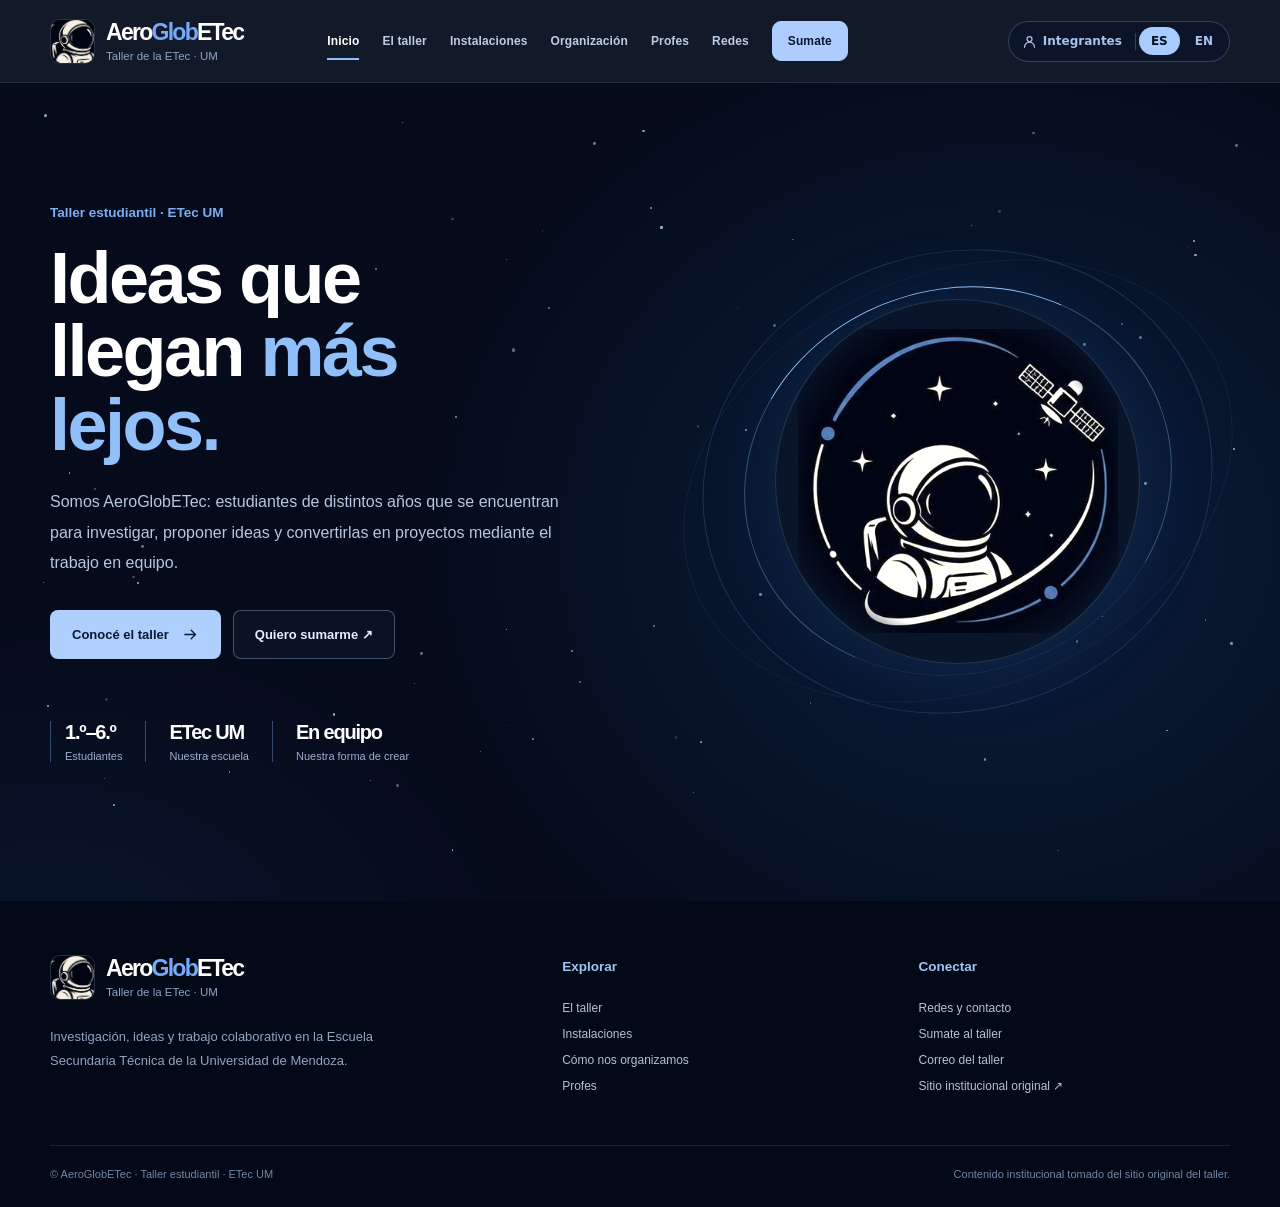
<file: index.html>
<!DOCTYPE html>
<html lang="es"><head><meta charset="utf-8"/><meta content="width=device-width,initial-scale=1" name="viewport"/><meta content="#050b1b" name="theme-color"/><meta content="Conocé AeroGlobETec, el taller estudiantil de la ETec de la Universidad de Mendoza: integrantes, instalaciones, organización, docentes, redes e inscripción." name="description"/><title>AeroGlobETec · Taller de la ETec UM | Sitio oficial</title><meta content="dark light" name="color-scheme"/><meta property="og:type" content="website"/><meta property="og:site_name" content="AeroGlobETec"/><meta property="og:locale" content="es_AR"/><meta property="og:title" content="AeroGlobETec · Taller de la ETec UM"/><meta property="og:description" content="Taller estudiantil de la ETec de la Universidad de Mendoza: investigación, proyectos y trabajo en equipo."/><meta property="og:url" content="https://aeroglobe.wetec.um.edu.ar/"/><meta property="og:image" content="https://aeroglobe.wetec.um.edu.ar/assets/compartir.png"/><meta property="og:image:width" content="1200"/><meta property="og:image:height" content="630"/><meta property="og:image:alt" content="Emblema de AeroGlobETec: astronauta con una órbita y un satélite"/><meta name="twitter:card" content="summary_large_image"/><link href="assets/favicon-48.png" rel="icon" sizes="48x48" type="image/png"/><link href="assets/apple-touch-icon.png" rel="apple-touch-icon"/><style>/* AeroGlobETec — web multipágina. Colores extraídos de los logos facilitados. */
:root{--bg:#050b1b;--bg2:#0a1630;--bg3:#112345;--blue:#7caef3;--blue2:#3774bc;--ice:#bed9ff;--white:#fff;--paper:#f5f7fc;--pale:#edf2fa;--ink:#08162e;--muted:#5c6d85;--soft:#a5b6cf;--line:rgba(156,194,248,.17);--stroke:#dae4f2;--font:'DM Sans',system-ui,-apple-system,Segoe UI,sans-serif;--display:'Space Grotesk',var(--font);--header:82px;--ease:cubic-bezier(.22,1,.36,1)}
*{box-sizing:border-box}html{scroll-behavior:smooth;scroll-padding-top:95px}body{margin:0;background:var(--paper);color:var(--ink);font-family:var(--font);-webkit-font-smoothing:antialiased;overflow-x:hidden}body.is-leaving{opacity:0;transform:translateY(8px);transition:opacity .22s ease,transform .22s ease}::selection{background:#aacbff;color:#061228}img,svg{display:block;max-width:100%}a{text-decoration:none;color:inherit}button{font:inherit;cursor:pointer}a:focus-visible,button:focus-visible{outline:3px solid #9ed2ff;outline-offset:4px}p{line-height:1.82}h1,h2,h3{font-family:var(--display);letter-spacing:-.055em}h1,h2,h3,p{overflow-wrap:break-word}.shell{width:min(1180px,calc(100% - 64px));margin-inline:auto}.skip{position:absolute;top:-100px;left:14px;padding:12px 18px;background:#fff;color:var(--ink);z-index:500;border-radius:6px}.skip:focus{top:12px}
/* Navegación con página activa */
.site-header{position:sticky;top:0;z-index:80;background:rgba(4,11,27,.94);border-bottom:1px solid rgba(176,209,252,.12);backdrop-filter:blur(22px);-webkit-backdrop-filter:blur(22px);transition:background .3s}.site-header.scrolled{background:rgba(4,10,25,.97)}.site-header:after{content:'';position:absolute;bottom:-1px;left:0;height:2px;width:var(--scroll-progress,0%);background:linear-gradient(90deg,#2e6cbb,#b3d8ff);box-shadow:0 0 15px #82b5f1;pointer-events:none}.header-inner{min-height:var(--header);display:flex;justify-content:space-between;align-items:center;gap:26px}.brand{display:inline-flex;align-items:center;gap:11px;color:#fff;min-width:0}.brand-mark{width:45px;height:45px;border-radius:10px;border:1px solid rgba(167,213,255,.21);overflow:hidden;display:grid;place-items:center;background:#020510;flex:none}.brand-mark img{width:49px;max-width:none;height:49px;object-fit:cover;border-radius:0}.brand-name{display:block;font:700 23px/1 var(--display);letter-spacing:-.075em;white-space:nowrap}.brand-name b{color:#75aafa;font-weight:700}.brand-caption{display:block;font-size:9px;font-weight:800;letter-spacing:.19em;color:#8ca4c5;text-transform:uppercase;margin-top:6px;white-space:nowrap}.nav{display:flex;align-items:center;gap:clamp(10px,1.8vw,25px)}.nav a{position:relative;color:#bccde5;font-weight:700;font-size:12px;letter-spacing:.01em;white-space:nowrap;transition:color .2s}.nav a:not(.nav-cta):after{content:'';position:absolute;bottom:-12px;left:0;height:2px;width:0;background:#8fbdf7;transition:width .23s}.nav a:hover,.nav a[aria-current=page]{color:#fff}.nav a:hover:after,.nav a[aria-current=page]:after{width:100%}.nav .nav-cta{color:#08162e;background:#adcdff;border:1px solid #adcdff;padding:12px 15px;border-radius:9px;transition:transform .2s,background .2s}.nav .nav-cta:hover{background:#d8e9ff;transform:translateY(-2px)}.nav .nav-cta[aria-current=page]{background:#fff}.menu-button{display:none;align-items:center;justify-content:center;width:43px;height:43px;border:1px solid rgba(174,202,247,.3);color:#fff;background:rgba(155,203,251,.08);border-radius:10px}.menu-button svg{width:21px;height:21px}
/* Estrellas y movimiento orbital */
.space-bg{position:relative;isolation:isolate;overflow:hidden;background:radial-gradient(ellipse 60% 85% at 78% 56%,rgba(25,72,135,.31),transparent 75%),radial-gradient(ellipse 58% 70% at 4% 110%,rgba(27,57,113,.20),transparent 65%),#050b1b;color:#fff}.space-bg:before{content:'';position:absolute;inset:0;z-index:-1;background-image:linear-gradient(90deg,rgba(158,206,255,.043) 1px,transparent 1px),linear-gradient(rgba(158,206,255,.037) 1px,transparent 1px);background-size:80px 80px;mask-image:linear-gradient(90deg,transparent,black 18%,black 86%,transparent);pointer-events:none}.starfield{position:absolute;inset:0;z-index:-1;pointer-events:none}.starfield i{display:block;position:absolute;border-radius:50%;background:#bcdcff;box-shadow:0 0 11px #6db2ff;opacity:.6}.orbital-stage{position:relative;min-height:490px;display:grid;place-items:center;isolation:isolate;transform:translate3d(calc(var(--mx,0px)*.14),calc(var(--my,0px)*.14 + var(--parallax,0px)*-.1),0);will-change:transform}.ring{pointer-events:none;position:absolute;width:min(515px,98%);aspect-ratio:1;border:1px solid rgba(117,180,246,.20);border-radius:50%;transform:rotate(-18deg) scaleY(.89)}.ring.r2{width:min(432px,85%);border-color:rgba(132,204,255,.35);border-top:1.5px solid #93c9ff;border-bottom-color:rgba(164,202,242,.1);animation:orbit-rotate 38s linear infinite}.ring.r3{width:min(350px,73%);border-style:dashed;opacity:.35;animation:orbit-spin 60s linear infinite}.ring.r4{width:min(570px,108%);border-color:rgba(117,180,246,.09);transform:rotate(-23deg) scaleY(.73)}.orb-dot{position:absolute;width:11px;height:11px;top:16%;right:14%;border-radius:50%;background:#94c8ff;box-shadow:0 0 0 8px rgba(142,200,248,.06),0 0 20px #8fc8ff;animation:bob 7s ease-in-out infinite}.orb-dot.second{width:7px;height:7px;top:auto;bottom:20%;left:11%;right:auto;animation-delay:1.3s}.logo-orbit{position:relative;width:min(365px,74%);aspect-ratio:1;border-radius:50%;overflow:hidden;display:grid;place-items:center;background:radial-gradient(circle at 50% 50%,#172a4b,#050b1b 80%);box-shadow:0 0 80px rgba(50,125,219,.15),inset 0 0 55px rgba(84,166,250,.09);border:1px solid rgba(141,200,255,.22)}.logo-orbit img{width:88%;height:auto;max-width:none;object-fit:contain;mask-image:radial-gradient(circle,black 68%,transparent 85%);filter:brightness(1.1)}.stage-label{position:absolute;bottom:-8px;right:7%;color:#84a8d4;letter-spacing:.23em;font-size:9px;text-transform:uppercase;white-space:nowrap}.visual-glow{position:absolute;width:360px;height:360px;pointer-events:none;z-index:-1;filter:blur(75px);background:rgba(43,108,195,.14);border-radius:50%}.float-chip{position:absolute;border:1px solid rgba(138,200,255,.31);border-radius:10px;padding:10px 13px;backdrop-filter:blur(12px);background:rgba(11,33,66,.65);color:#bfd8fd;font:700 10px var(--display);letter-spacing:.11em;animation:bob 6s ease-in-out infinite}.float-chip.fc1{left:-1%;top:23%}.float-chip.fc2{right:-3%;bottom:19%;animation-delay:-3s}@keyframes orbit-rotate{to{transform:rotate(342deg) scaleY(.89)}}@keyframes orbit-spin{to{transform:rotate(360deg)}}@keyframes bob{0%,100%{translate:0 0}50%{translate:0 -12px}}
/* Portadas */
.home-hero{padding:75px 0 96px;min-height:690px;display:flex;align-items:center}.home-grid{display:grid;grid-template-columns:1.05fr .95fr;gap:35px;align-items:center}.eyebrow{display:flex;gap:14px;align-items:center;margin:0 0 25px;font-size:10px;letter-spacing:.24em;font-weight:800;text-transform:uppercase;color:var(--blue)}.eyebrow:before{content:'';width:28px;height:1px;flex:none;background:currentColor}.home-hero h1{font-size:clamp(60px,7.1vw,98px);line-height:.99;margin:0 0 25px;max-width:780px;letter-spacing:-.081em}.home-hero h1 em,.inner-hero h1 em{color:#91bffa;font-style:normal}.hero-description{color:#b5c7e1;max-width:515px;font-size:16px;line-height:1.9;margin:0 0 31px}.actions{display:flex;flex-wrap:wrap;gap:12px}.btn{display:inline-flex;gap:13px;align-items:center;justify-content:center;min-height:49px;padding:14px 21px;font-size:13px;font-weight:800;border:1px solid transparent;border-radius:10px;transition:background .22s,transform .22s,border-color .22s;letter-spacing:.005em}.btn svg{height:17px;width:17px;flex:none}.btn:hover{transform:translateY(-3px)}.btn-primary{background:#afcfff;color:#091a32}.btn-primary:hover{background:#e3f0ff}.btn-glass{color:#e5efff;border-color:rgba(182,213,255,.33);background:rgba(141,186,247,.045)}.btn-glass:hover{background:rgba(141,186,247,.15)}.btn-dark{background:#0b1e40;color:#fff}.btn-dark:hover{background:#1f4c80}.tiny-facts{display:flex;gap:0;margin-top:62px;flex-wrap:wrap}.tiny-fact{padding:0 23px;border-left:1px solid rgba(135,177,239,.38)}.tiny-fact:first-child{padding-left:14px}.tiny-fact strong{display:block;font:700 20px var(--display);letter-spacing:-.06em;color:#fff}.tiny-fact span{display:block;color:#9cb0d1;font-size:11px;margin-top:6px}.inner-hero{padding:88px 0 95px;min-height:390px}.inner-hero .shell{position:relative}.inner-hero h1{font-size:clamp(53px,6.4vw,88px);max-width:890px;margin:0 0 21px;line-height:1.04}.inner-hero .subhead{color:#b9cbe2;max-width:690px;margin:0;font-size:16px;line-height:1.9}.orbital-watermark{position:absolute;right:3%;top:-43px;width:min(280px,28vw);aspect-ratio:1;border:1px solid rgba(112,183,248,.22);border-radius:50%;pointer-events:none;transform:rotate(22deg) scaleY(.85)}.orbital-watermark:before,.orbital-watermark:after{content:'';position:absolute;inset:12%;border:1px dashed rgba(146,197,247,.15);border-radius:50%}.orbital-watermark:after{inset:-20%;border-style:solid;opacity:.5}.breadcrumbs{color:#87a8ce;font-size:11px;font-weight:700;letter-spacing:.08em;text-transform:uppercase;margin:0 0 25px}.breadcrumbs a{color:#b3cef5}.breadcrumbs span{margin-inline:10px;color:#46698c}.page-number{position:absolute;right:0;bottom:0;font-family:var(--display);font-size:110px;line-height:.8;letter-spacing:-.1em;color:rgba(191,214,251,.065);font-weight:700;user-select:none}
/* Bloques y tarjetas */
main{min-height:60vh}.section{padding:96px 0}.section.compact{padding:72px 0}.section.pale{background:var(--pale)}.section.navy{background:#08172f;color:#fff}.section-top{display:flex;align-items:end;justify-content:space-between;gap:35px;margin-bottom:35px}.section-top h2,.big-heading{font-size:clamp(38px,4.5vw,61px);line-height:1.12;margin:0;letter-spacing:-.071em}.section-top h2 em,.big-heading em{font-style:normal;color:#3d78c0}.section-top p{max-width:400px;color:var(--muted);font-size:15px;margin:0}.overline{font-size:10px;font-weight:800;letter-spacing:.23em;text-transform:uppercase;color:#4176ad;margin:0 0 22px}.lead{font-size:18px;color:#51647e;line-height:1.9}.text-col p{color:#596c83;font-size:15px}.text-col strong{color:#162e53}.split{display:grid;grid-template-columns:1fr 1fr;gap:70px;align-items:center}.stack>*+*{margin-top:24px}.link-inline{display:inline-flex;align-items:center;gap:10px;font-weight:800;color:#2e6ead;font-size:13px;transition:gap .2s}.link-inline:hover{gap:16px}.link-inline svg{width:17px;height:17px}.cards-grid{display:grid;grid-template-columns:repeat(3,minmax(0,1fr));gap:18px}.explore-card{position:relative;display:flex;flex-direction:column;min-height:244px;padding:28px 27px;border-radius:18px;border:1px solid var(--stroke);background:#fff;overflow:hidden;transition:transform .3s var(--ease),box-shadow .3s,border-color .3s;box-shadow:0 3px 12px rgba(31,61,106,.025)}.explore-card:before{content:'';position:absolute;inset:auto -60px -145px auto;width:240px;height:240px;border-radius:50%;background:radial-gradient(circle,rgba(137,189,249,.20),transparent 67%);pointer-events:none}.explore-card:hover{transform:translateY(-8px);border-color:#9fc4f6;box-shadow:0 25px 45px rgba(23,63,117,.095)}.card-number{font:700 10px var(--display);color:#5788c5;letter-spacing:.2em}.card-symbol{height:48px;width:48px;border:1px solid #d2e1f5;border-radius:13px;background:#edf5ff;display:grid;place-items:center;color:#2e6aa9;margin-bottom:24px}.card-symbol svg{width:23px;height:23px}.explore-card h3{font-size:23px;letter-spacing:-.055em;margin:0 0 10px}.explore-card p{font-size:13px;color:#697a91;margin:0 0 23px;line-height:1.7}.card-arrow{margin-top:auto;align-self:flex-end;font-weight:700;color:#3373b8;font-size:23px;line-height:1}.small-card{border:1px solid var(--stroke);border-radius:18px;padding:27px;background:#fff}.small-card h3{font-size:21px;margin:14px 0 8px}.small-card p{margin:0;font-size:14px;color:var(--muted)}.small-card .number{font:700 12px var(--display);color:#4e8bd1}.logo-panel{background:#eef3f9;border-radius:22px;position:relative;overflow:hidden;border:1px solid #d9e5f2;box-shadow:0 17px 55px rgba(27,61,103,.08);min-height:440px;display:grid;place-items:center;padding:15px}.logo-panel:before{content:'';position:absolute;inset:0;background-image:linear-gradient(#c7d6e8 1px,transparent 1px),linear-gradient(90deg,#c7d6e8 1px,transparent 1px);background-size:37px 37px;opacity:.23;pointer-events:none}.logo-panel img{position:relative;max-height:445px;width:100%;height:auto;object-fit:contain;mix-blend-mode:multiply}.panel-corner{position:absolute;top:17px;left:18px;font-size:10px;letter-spacing:.2em;font-weight:800;color:#4b75a3;z-index:1}.panel-footer{position:absolute;bottom:16px;right:17px;z-index:1;background:#fff;padding:8px 12px;border-radius:7px;color:#37659a;font-size:9px;font-weight:800;letter-spacing:.1em}
/* Planos estilizados, NO fotografías */
.blueprint{border-radius:21px;min-height:395px;background:radial-gradient(circle at 50% 40%,rgba(65,132,212,.2),transparent 60%),#0a1a35;border:1px solid rgba(91,143,213,.22);display:flex;align-items:center;justify-content:center;position:relative;overflow:hidden;padding:25px;color:#8cc0f8}.blueprint:before{content:'';position:absolute;inset:0;background-image:linear-gradient(rgba(113,178,243,.08) 1px,transparent 1px),linear-gradient(90deg,rgba(113,178,243,.08) 1px,transparent 1px);background-size:28px 28px}.blueprint svg{width:100%;max-width:470px;z-index:1;filter:drop-shadow(0 0 20px rgba(100,170,255,.13));transform:translateY(calc(var(--parallax,0px)*-.04))}.blueprint .bp-title{position:absolute;top:21px;left:23px;color:#aecdf4;font:700 10px var(--display);letter-spacing:.16em}.blueprint .bp-caption{position:absolute;bottom:20px;right:23px;font:700 10px var(--display);letter-spacing:.16em;color:#8ebbf0}.fact-row{display:grid;grid-template-columns:repeat(3,1fr);gap:15px;margin-top:33px}.fact-box{border-top:1px solid #c8d7e7;padding:17px 0}.fact-box b{font:700 16px var(--display);display:block}.fact-box small{font-size:12px;color:#6c7c93;display:block;margin-top:8px}
/* Metodología */
.process-list{position:relative;max-width:990px;margin-inline:auto;display:grid;gap:0}.process-list:before{content:'';position:absolute;top:20px;bottom:36px;left:29px;width:1px;background:#cdddf0}.process-item{position:relative;display:grid;grid-template-columns:60px 1fr;gap:24px;padding:22px 0}.process-bubble{position:relative;z-index:2;display:grid;place-items:center;height:60px;width:60px;background:#0c2144;border:5px solid #edf2fa;border-radius:50%;font:700 15px var(--display);color:#b3d8ff;box-shadow:0 0 0 1px #c5d9ef}.process-content{background:#fff;border:1px solid #d8e4f3;border-radius:17px;padding:26px 30px;transition:transform .2s,border-color .2s}.process-content:hover{transform:translateX(6px);border-color:#93bff2}.process-content h3{font-size:25px;margin:0 0 8px}.process-content p{color:#65768a;margin:0;font-size:14px}.process-content .mini{display:block;color:#4d89c8;text-transform:uppercase;letter-spacing:.16em;font-size:10px;font-weight:800;margin-bottom:8px}
/* Docentes */
.teachers{display:grid;grid-template-columns:repeat(3,1fr);gap:18px}.teacher-card{background:#fff;border:1px solid #dae5f4;border-radius:18px;padding:31px;display:flex;flex-direction:column;min-height:314px;transition:transform .3s var(--ease),box-shadow .3s}.teacher-card:hover{transform:translateY(-6px);box-shadow:0 25px 45px rgba(30,58,104,.10)}.teacher-avatar{display:grid;place-items:center;width:70px;height:70px;border-radius:18px;background:linear-gradient(140deg,#112a52,#376cac);color:#ecf5ff;font:700 23px var(--display);margin-bottom:27px}.teacher-card .role{font-size:10px;letter-spacing:.20em;font-weight:800;text-transform:uppercase;color:#477db8}.teacher-card h3{font-size:27px;line-height:1.15;margin:10px 0 23px}.teacher-card a{display:inline-flex;gap:9px;align-items:flex-start;color:#3c6ea2;overflow-wrap:anywhere;font-size:12px;font-weight:700;margin-top:12px}.teacher-card a:hover{text-decoration:underline}.teacher-card svg{width:15px;height:15px;flex:none;margin-top:1px}
/* Redes */
.social-cards{display:grid;grid-template-columns:repeat(2,minmax(0,1fr));gap:18px}.social-card{display:flex;gap:21px;align-items:center;background:#fff;border:1px solid #dce6f4;border-radius:16px;padding:26px;transition:transform .25s,box-shadow .25s}.social-card:hover{transform:translateY(-5px);box-shadow:0 18px 35px rgba(20,61,116,.08)}.social-icon{flex:none;width:53px;height:53px;display:grid;place-items:center;background:#e8f2ff;border-radius:13px;color:#326cab;font:700 20px var(--display)}.social-card h3{font-size:19px;margin:0 0 4px}.social-card p{font-size:12px;color:#70839b;margin:0;word-break:break-word}.social-card .right-arrow{margin-left:auto;color:#3673ba;font-size:22px;flex:none}
/* Inscripción */
.join-panel{display:grid;grid-template-columns:1.08fr .92fr;gap:30px;align-items:center;background:#0b1e3c;color:#fff;padding:54px;border-radius:23px;position:relative;overflow:hidden}.join-panel:after{content:'';position:absolute;width:460px;height:460px;right:-130px;top:-120px;border:1px solid rgba(159,201,255,.2);border-radius:50%;box-shadow:0 0 0 70px rgba(115,177,255,.035),0 0 0 145px rgba(115,177,255,.022);pointer-events:none}.join-panel h2{font-size:clamp(39px,5vw,61px);margin:0 0 20px;line-height:1.1}.join-panel p{color:#b8c9e0;font-size:15px;margin:0}.join-action{z-index:1;position:relative;justify-self:center;background:rgba(17,43,84,.82);border:1px solid rgba(172,208,255,.23);border-radius:18px;padding:35px;max-width:350px;width:100%;text-align:center}.join-action .symbol{font-size:48px;display:block;margin-bottom:14px;color:#afccf5}.join-action p{font-size:12px;margin-bottom:20px}.join-action .btn{width:100%}.cta-strip{background:var(--bg);color:#fff;padding:65px 0;position:relative;overflow:hidden}.cta-strip:after{content:'';position:absolute;right:-100px;top:-90px;width:300px;height:300px;border:1px solid rgba(152,201,252,.18);border-radius:50%;box-shadow:0 0 0 80px rgba(93,157,244,.04)}.cta-inner{display:flex;justify-content:space-between;gap:24px;align-items:center;position:relative;z-index:1}.cta-inner h2{font-size:clamp(29px,3vw,45px);margin:0 0 7px}.cta-inner p{color:#aabbD2;margin:0;font-size:14px}.cta-inner .btn{flex:none}
/* Footer */
.site-footer{padding:54px 0 27px;background:#030916;color:#9eb0c8}.footer-grid{display:grid;grid-template-columns:1.5fr 1fr 1fr;gap:45px}.footer-brand{max-width:365px}.footer-brand p{font-size:13px;color:#8fa4c1;margin:21px 0 0}.footer-heading{font-weight:800;text-transform:uppercase;letter-spacing:.18em;color:#9ec5f7;font-size:10px;margin:0 0 21px}.footer-links{display:grid;gap:12px}.footer-links a{font-size:12px;transition:color .2s;color:#b3c2d8}.footer-links a:hover{color:#fff}.footer-bottom{display:flex;justify-content:space-between;align-items:center;gap:15px;border-top:1px solid rgba(168,198,232,.13);padding-top:22px;margin-top:52px;font-size:11px;color:#7186a6}.footer-bottom a:hover{color:#fff}
/* Reveal, vista con JavaScript */
.js [data-reveal]{opacity:0;transform:translateY(36px) scale(.992);transition:opacity .8s var(--ease),transform .8s var(--ease);transition-delay:var(--delay,0ms)}.js [data-reveal].in-view{opacity:1;transform:translateY(0) scale(1)}.js .home-hero .hero-copy{animation:rise-in .9s var(--ease) both}.js .home-hero .orbital-stage{animation:rise-in 1.1s var(--ease) .15s both}@keyframes rise-in{from{opacity:0;translate:0 24px}to{opacity:1;translate:0 0}}
@media(max-width:1130px){.brand-name{font-size:20px}.brand-caption{font-size:8px}.nav{gap:13px}.nav a{font-size:11px}.nav .nav-cta{padding:11px 12px}.header-inner{gap:11px}.split{gap:42px}}
@media(max-width:920px){:root{--header:76px}.menu-button{display:inline-flex}.js .nav{position:absolute;top:100%;left:0;right:0;display:flex;flex-direction:column;align-items:stretch;gap:0;padding:9px 24px 22px;background:rgba(5,13,31,.98);border-bottom:1px solid rgba(153,192,245,.2);box-shadow:0 24px 45px rgba(3,7,22,.34);visibility:hidden;opacity:0;transform:translateY(-12px);pointer-events:none;transition:transform .28s,opacity .28s,visibility .28s}.js .nav.open{visibility:visible;opacity:1;transform:translateY(0);pointer-events:auto}.nav a{padding:15px 14px;font-size:14px}.nav a:not(.nav-cta):after{bottom:6px;left:14px}.nav .nav-cta{margin-top:11px;text-align:center}.home-grid{grid-template-columns:1fr .8fr;gap:0}.home-hero h1{font-size:clamp(56px,7.6vw,84px)}.float-chip{display:none}.cards-grid,.teachers{grid-template-columns:repeat(2,1fr)}.social-cards{grid-template-columns:1fr 1fr}.footer-grid{gap:25px}}
@media(max-width:700px){.shell{width:min(100% - 36px,1180px)}.brand-name{font-size:19px}.brand-caption{font-size:7.3px}.home-hero{padding:60px 0 65px}.home-grid{grid-template-columns:1fr}.home-hero h1{font-size:clamp(54px,12vw,79px)}.hero-description{font-size:15px}.tiny-facts{margin-top:36px}.tiny-fact{padding:0 15px}.tiny-fact:first-child{padding-left:12px}.tiny-fact strong{font-size:18px}.orbital-stage{margin-top:40px;min-height:340px;max-width:470px;width:100%;justify-self:center}.logo-orbit{width:min(270px,70%)}.stage-label{bottom:-2px}.inner-hero{padding:58px 0 70px;min-height:auto}.inner-hero h1{font-size:clamp(48px,11vw,67px)}.inner-hero .subhead{font-size:15px}.orbital-watermark{opacity:.25;right:-9%;top:30px}.page-number{font-size:80px}.section{padding:65px 0}.section.compact{padding:58px 0}.section-top{display:block}.section-top h2,.big-heading{font-size:clamp(37px,9vw,54px)}.section-top p{margin-top:15px}.split{grid-template-columns:1fr;gap:32px}.cards-grid,.teachers,.social-cards{grid-template-columns:1fr}.explore-card{min-height:210px}.logo-panel{min-height:350px}.logo-panel img{max-height:390px}.blueprint{min-height:300px}.fact-row{grid-template-columns:1fr 1fr;gap:12px}.join-panel{grid-template-columns:1fr;padding:30px 24px}.join-action{justify-self:stretch;max-width:none}.cta-inner{display:block}.cta-inner .btn{margin-top:23px}.footer-grid{grid-template-columns:1fr 1fr;gap:28px}.footer-brand{grid-column:1/-1}.footer-bottom{display:block;line-height:1.8}.section .lead{font-size:16px}}
@media(max-width:420px){.brand-mark{width:39px;height:39px}.brand-mark img{width:43px;height:43px}.brand-name{font-size:18px}.brand-caption{font-size:7px}.home-hero h1{font-size:52px}.tiny-fact{padding:0 11px}.tiny-fact:first-child{padding-left:10px}.tiny-fact strong{font-size:15px}.tiny-fact span{font-size:10px}.process-list:before{left:24px}.process-item{grid-template-columns:50px 1fr;gap:13px}.process-bubble{width:50px;height:50px;font-size:12px}.process-content{padding:20px 18px}.process-content h3{font-size:20px}.social-card{padding:20px 16px;gap:13px}.social-icon{width:46px;height:46px}.social-card h3{font-size:17px}.social-card p{font-size:11px}}
@media(prefers-reduced-motion:reduce){*,*:before,*:after{animation-duration:.01ms!important;animation-iteration-count:1!important;transition-duration:.01ms!important;scroll-behavior:auto!important}.js [data-reveal]{opacity:1;transform:none}.orbital-stage,.blueprint svg{transform:none!important}}


/* Versión autónoma: todos los recursos se encuentran en este mismo HTML. */
:root { --font: 'Segoe UI',Inter,Arial,sans-serif; --display:'Segoe UI',Inter,Arial,sans-serif; }
html { scroll-padding-top: calc(var(--header) + 18px); }
section[id]{scroll-margin-top:calc(var(--header) + 16px)}
.nav a[aria-current="location"]{color:#fff}
.nav a[aria-current="location"]:not(.nav-cta):after {transform:scaleX(1)}
.explore-card{cursor:pointer}
.chapter-head{padding:58px 0;min-height:240px;display:flex;align-items:center}
.chapter-wrap{position:relative;z-index:1;display:grid;grid-template-columns:1.2fr .8fr;gap:35px;align-items:center}
.chapter-head .chapter-mark{color:#83b7fa;letter-spacing:.22em;font-size:10px;text-transform:uppercase;font-weight:800;margin:0 0 22px}
.chapter-head h2{font-size:clamp(40px,5vw,73px);letter-spacing:-.07em;line-height:1.03;margin:0}
.chapter-head h2 em{color:#93bff9;font-style:normal}
.chapter-head .chapter-description{color:#b1c6e0;max-width:475px;line-height:1.82;font-size:15px;margin:0;position:relative;z-index:1}
.chapter-head .chapter-index{position:absolute;right:10px;top:50%;transform:translateY(-50%);font:700 clamp(120px,18vw,260px)/1 var(--display);letter-spacing:-.1em;color:rgba(152,198,255,.045);user-select:none;pointer-events:none}
.chapter-head:after{content:'';position:absolute;right:-100px;bottom:-265px;width:510px;height:510px;border:1px solid rgba(162,207,254,.15);border-radius:50%;box-shadow:0 0 0 85px rgba(81,149,236,.022),0 0 0 170px rgba(81,149,236,.012);pointer-events:none}
.chapter-head .shell{position:relative}
.home-hero{scroll-margin-top:0}
/* Allow cards to animate into view without risking invisible content when JS is slow. */
.js [data-reveal]{transition-duration:.65s}
.back-to-top{position:fixed;right:22px;bottom:20px;width:44px;height:44px;z-index:70;display:grid;place-items:center;border-radius:14px;background:#0d2346;border:1px solid rgba(160,204,255,.35);box-shadow:0 9px 24px rgba(0,0,0,.2);color:#fff;font-size:21px;opacity:0;transform:translateY(12px);pointer-events:none;transition:opacity .3s,transform .3s}
.back-to-top.visible{opacity:1;transform:translateY(0);pointer-events:auto}
.chapter-deco{display:inline-flex;align-items:center;gap:8px;color:#89b7f1;font-size:10px;letter-spacing:.13em;text-transform:uppercase;font-weight:800;padding-top:20px}
.chapter-deco:before{content:'';width:28px;height:1px;background:#5e8ec8}
#sumate{scroll-margin-top:calc(var(--header) + 18px)}
#sumate + .section{padding-top:80px}
@media(max-width:920px){.chapter-wrap{grid-template-columns:1fr}.chapter-head .chapter-description{max-width:660px}.chapter-head{padding:52px 0}.chapter-head .chapter-index{font-size:160px;top:20%;right:8px}}
@media(max-width:700px){.chapter-head{padding:48px 0}.chapter-head h2{font-size:clamp(38px,10vw,58px)}.chapter-head .chapter-description{font-size:14px}.chapter-head .chapter-index{font-size:125px}.back-to-top{right:15px;bottom:15px}}
@media(prefers-reduced-motion:reduce){.back-to-top{transition:none}}

/* Cada apartado se monta exclusivamente en el panel principal.
   La portada no contiene los apartados ni el footer. */
body[data-vista="inicio"] .cta-strip {display:none !important}
body[data-vista="inicio"] .home-hero {min-height:calc(100svh - var(--header));}
body[data-vista="inicio"] #contenido {min-height:calc(100svh - var(--header));}
#contenido {display:block; width:100%;}
#contenido > section {animation:vista-entrada .48s cubic-bezier(.22,1,.36,1) both}
@keyframes vista-entrada {from{opacity:0;translate:0 14px}to{opacity:1;translate:0 0}}
/* La pestaña actual se destaca como un sitio multipágina, sin scroll anchors. */
.nav a[aria-current="page"] {color:#fff}
.nav a[aria-current="page"]:not(.nav-cta)::after {width:100%}
@media (max-width:700px) {
 body[data-vista="inicio"] .home-hero {min-height:calc(100svh - var(--header));}
}
@media (prefers-reduced-motion: reduce) {#contenido > section{animation:none}}

/* Selector de idiomas de AeroGlobETec */
.aero-lang{display:flex;align-items:center;gap:3px;padding:4px;border:1px solid rgba(152,187,230,.27);border-radius:30px;background:rgba(6,17,40,.55);margin:0 12px 0 4px;position:absolute;right:12px;top:13px;z-index:61} .aero-lang button{border:0;background:transparent;color:#a8c4e9;cursor:pointer;padding:8px 12px;border-radius:24px;font:700 12px/1 system-ui, sans-serif;transition:.25s}.aero-lang button[aria-pressed="true"]{color:#061023;background:#a8ccff}.aero-lang button:hover{color:#fff}.aero-lang button[aria-pressed="true"]:hover{color:#061023}@media(min-width:850px){.aero-lang{right:12px;top:50%;transform:translateY(-50%)} #site-nav{padding-right:120px}}@media(max-width:849px){.aero-lang{right:71px;top:20px}.aero-lang button{padding:6px 9px}}

/* CMS extension, preserves the established visual identity. */
.aero-extra{padding:65px 0 86px;background:var(--paper)}
.aero-extra .shell{max-width:1170px;margin:auto;padding:0 28px}
.aero-extra .aero-extra-card{background:white;border:1px solid #dbe5f2;border-radius:23px;box-shadow:0 16px 42px rgba(9,34,80,.07);padding:30px;margin:18px auto;display:grid;gap:20px;grid-template-columns:1fr}
.aero-extra .aero-extra-card.with-photo{grid-template-columns:1fr 42%;align-items:center}
.aero-extra h2{font-family:var(--display);font-size:clamp(28px,4vw,46px);color:#102747;margin:0 0 10px}
.aero-extra .aero-extra-content{color:#455b75;line-height:1.8}
.aero-extra img{width:100%;height:290px;object-fit:cover;border-radius:15px}
.aero-custom-head .chapter-wrap{padding-bottom:70px}
.aero-hidden{display:none!important}
:root{--cms-blue:#7caef3;--cms-blue2:#3774bc}
@media(max-width:720px){.aero-extra .aero-extra-card.with-photo{grid-template-columns:1fr}.aero-extra img{height:210px}.aero-extra .shell{padding:0 18px}}

body[data-vista="inicio"] .site-footer {display:block !important;}
.join-action .symbol-planet{display:flex;align-items:center;justify-content:center;height:62px;line-height:1;margin-bottom:12px}
/* AeroGlobETec: fotos editables y galerías, sin modificar el diseño de la portada */
.teacher-card .teacher-avatar:has(.aero-teacher-photo){overflow:hidden;position:relative;isolation:isolate}
.teacher-card .teacher-avatar:has(.aero-teacher-photo.has-photo){width:100%;height:210px;border-radius:16px}
.teacher-card .teacher-avatar .aero-teacher-photo{width:100%;height:100%;display:none;position:absolute;inset:0;object-fit:cover;object-position:center;border-radius:inherit}
.teacher-card .teacher-avatar .aero-teacher-photo.has-photo{display:block}
img[data-aero-image].aero-image-hidden{display:none!important}
.aero-gallery{position:relative;padding:clamp(46px,6vw,90px) 0;background:#f2f6fc;color:#07172e}
.aero-gallery .aero-gallery-header{display:flex;gap:20px;justify-content:space-between;align-items:end;margin-bottom:25px;flex-wrap:wrap}
.aero-gallery .aero-gallery-kicker{text-transform:uppercase;letter-spacing:.17em;font-size:.74rem;font-weight:800;color:#4675bc;margin:0 0 8px}
.aero-gallery h2{font-size:clamp(1.8rem,3.6vw,2.8rem);letter-spacing:-.045em;line-height:1.14;color:#06162b;margin:0}
.aero-gallery .aero-gallery-grid{display:grid;grid-template-columns:repeat(3,minmax(0,1fr));gap:17px}
.aero-gallery figure{margin:0;border:1px solid #d9e4f0;border-radius:19px;overflow:hidden;background:#fff;box-shadow:0 16px 35px #0e2b4c12;transition:transform .28s ease,box-shadow .28s ease}
.aero-gallery figure:hover{transform:translateY(-4px);box-shadow:0 20px 40px #0e2b4c26}
.aero-gallery figure img{display:block;width:100%;height:240px;object-fit:cover;background:#d9e4ee}
.aero-gallery figure figcaption{padding:13px 16px;font-size:.93rem;line-height:1.5;color:#334961}
.aero-gallery .aero-gallery-grid.featured figure:first-child{grid-column:span 2;grid-row:span 2}
.aero-gallery .aero-gallery-grid.featured figure:first-child img{height:calc(480px + 17px)}
.aero-gallery .aero-gallery-grid.filmstrip{display:flex;overflow-x:auto;scroll-snap-type:x mandatory;padding:7px 3px 20px;gap:16px}
.aero-gallery .aero-gallery-grid.filmstrip figure{min-width:min(72vw,390px);max-width:390px;flex:0 0 auto;scroll-snap-align:start}
@media(max-width:760px){.aero-gallery .aero-gallery-grid{grid-template-columns:repeat(2,minmax(0,1fr));gap:11px}.aero-gallery figure img{height:165px}.aero-gallery .aero-gallery-grid.featured figure:first-child img{height:341px}}
@media(max-width:480px){.aero-gallery .aero-gallery-grid{grid-template-columns:1fr}.aero-gallery .aero-gallery-grid.featured figure:first-child{grid-column:auto;grid-row:auto}.aero-gallery .aero-gallery-grid.featured figure:first-child img,.aero-gallery figure img{height:210px}}
@media(prefers-reduced-motion:reduce){.aero-gallery figure{transition:none}}


/* AeroGlobETec: los gráficos originales se mantienen hasta que se les asigne una foto */
[data-aero-visual]{position:relative;isolation:isolate}
[data-aero-visual].aero-visual-replaced > :not(.aero-visual-photo){display:none!important}
[data-aero-visual] > .aero-visual-photo{position:absolute;inset:0;width:100%;height:100%;object-fit:cover;object-position:50% 50%;display:block;border-radius:inherit;z-index:2}
.blueprint.aero-visual-replaced{overflow:hidden;min-height:290px}
.card-symbol.aero-visual-replaced{overflow:hidden;border-radius:14px}
.process-bubble.aero-visual-replaced{overflow:hidden;border-radius:50%}
.symbol-planet.aero-visual-replaced{overflow:hidden;border-radius:50%;min-height:82px;min-width:82px}
</style><script id="aero-cms-config">window.AERO_BACKEND = {
  url: "https://nveisqekmbcdvnuebice.supabase.co",
  anonKey: "sb_publishable_Pjsh0xgZGNLchNWWNvTmfw_NllsCUSY"
};</script>
<style id="aero-trayectoria-css">
/* Trayectoria: lista de salidas y una página por entrada */
.tr-stats{display:flex;flex-wrap:wrap;gap:12px;margin:0 0 30px}
.tr-stats div{display:flex;align-items:baseline;gap:8px;background:#fff;border:1px solid #dae5f4;border-radius:14px;padding:14px 20px}
.tr-stats b{font-family:var(--display);font-size:30px;letter-spacing:-.04em;color:#173a69}
.tr-stats span{color:var(--muted);font-size:14px}
.tr-grid{display:grid;grid-template-columns:repeat(3,1fr);gap:18px}
.tr-card{display:flex;flex-direction:column;background:#fff;border:1px solid #dae5f4;border-radius:18px;overflow:hidden;transition:transform .3s var(--ease),box-shadow .3s}
.tr-card:hover{transform:translateY(-6px);box-shadow:0 25px 45px rgba(30,58,104,.10)}
.tr-cover{position:relative;aspect-ratio:16/10;background:linear-gradient(140deg,#0d2347,#1d4f8f);display:grid;place-items:center;overflow:hidden}
.tr-cover img{width:100%;height:100%;object-fit:cover;transition:transform .5s var(--ease)}
.tr-card:hover .tr-cover img{transform:scale(1.04)}
.tr-cover-icon{color:#9cc4f5;opacity:.75}
.tr-cover-icon svg{width:46px;height:46px}
.tr-kind{position:absolute;left:14px;top:14px;background:rgba(5,11,27,.78);color:#fff;font-size:11px;font-weight:700;letter-spacing:.08em;text-transform:uppercase;padding:5px 10px;border-radius:999px}
.tr-card-body{display:flex;flex-direction:column;gap:8px;padding:20px 22px 24px;flex:1}
.tr-meta{display:flex;align-items:center;gap:6px;color:var(--muted);font-size:13px}
.tr-meta svg{width:15px;height:15px;flex:none}
.tr-card h3{font-size:23px;line-height:1.2;margin:2px 0 0;color:var(--ink)}
.tr-card p{margin:0;color:#596c83;font-size:14.5px;line-height:1.65}
.tr-prize{display:inline-flex;align-items:center;gap:7px;align-self:flex-start;margin-top:auto;background:#fff4dc;color:#7a4b00;border:1px solid #f3dca6;font-size:13px;font-weight:700;padding:6px 11px;border-radius:999px}
.tr-card p+.tr-prize,.tr-card h3+.tr-prize{margin-top:8px}
.tr-prize svg{width:15px;height:15px;flex:none}
.tr-back{display:inline-block;color:#9cc4f5;font-size:13px;font-weight:700;margin-bottom:18px}
.tr-back:hover{color:#fff}
.tr-back.dark{color:#3d78c0;margin:40px 0 0}
.tr-back.dark:hover{color:#173a69}
.tr-hero-photo{margin:0 0 40px;border-radius:20px;overflow:hidden;max-height:520px;background:#0d2347}
.tr-hero-photo img{width:100%;max-height:520px;object-fit:cover}
.tr-detail{display:grid;grid-template-columns:1fr 320px;gap:50px;align-items:start}
.tr-text p:not(.overline){color:#3f526b;font-size:16.5px;margin:0 0 18px}
.tr-text ul{margin:0 0 18px;padding-left:22px;color:#3f526b;font-size:16.5px;line-height:1.8}
.tr-info{display:flex;flex-direction:column;gap:16px;background:#fff;border:1px solid #dae5f4;border-radius:18px;padding:24px;position:sticky;top:calc(var(--header) + 20px)}
.tr-info>div,.tr-info>a{display:flex;gap:12px;align-items:flex-start;font-size:15px;color:var(--ink)}
.tr-info svg{width:20px;height:20px;flex:none;color:#3d78c0;margin-top:2px}
.tr-info small{display:block;font-size:11px;font-weight:800;letter-spacing:.14em;text-transform:uppercase;color:var(--muted);margin-bottom:2px}
.tr-info-prize{background:#fff4dc;border-radius:12px;padding:12px;margin:0 -6px}
.tr-info-prize svg{color:#b07100}
.tr-info>a{color:#3d78c0;font-weight:700;border-top:1px solid #e3ebf6;padding-top:16px}
.tr-info>a+a{border-top:none;padding-top:0}
.tr-block{margin-top:50px}
.tr-video{position:relative;aspect-ratio:16/9;border-radius:18px;overflow:hidden;background:#000;max-width:880px}
.tr-video iframe{position:absolute;inset:0;width:100%;height:100%;border:0}
.tr-gallery{display:grid;grid-template-columns:repeat(auto-fill,minmax(220px,1fr));gap:12px}
.tr-gallery button{padding:0;border:0;border-radius:14px;overflow:hidden;background:#dbe5f3;aspect-ratio:4/3;cursor:zoom-in}
.tr-gallery img{width:100%;height:100%;object-fit:cover;transition:transform .4s var(--ease)}
.tr-gallery button:hover img{transform:scale(1.05)}
.tr-lightbox{border:0;padding:0;background:transparent;max-width:100vw;max-height:100vh;width:100vw;height:100vh;display:none;place-items:center}
.tr-lightbox[open]{display:grid}
.tr-lightbox::backdrop{background:rgba(3,8,20,.92)}
.tr-lightbox img{max-width:min(92vw,1400px);max-height:86vh;object-fit:contain;border-radius:10px}
.tr-lightbox button{position:fixed;width:48px;height:48px;border-radius:50%;border:1px solid rgba(255,255,255,.2);background:rgba(10,20,40,.7);color:#fff;font-size:26px;line-height:1;display:grid;place-items:center}
.tr-lightbox button:hover{background:rgba(40,70,120,.85)}
.tr-lb-close{top:18px;right:18px;font-size:18px!important}
.tr-lb-prev{left:18px;top:50%;transform:translateY(-50%)}
.tr-lb-next{right:18px;top:50%;transform:translateY(-50%)}
.tr-lightbox.single .tr-lb-prev,.tr-lightbox.single .tr-lb-next{display:none}
@media(max-width:1000px){.tr-grid{grid-template-columns:repeat(2,1fr)}.tr-detail{grid-template-columns:1fr;gap:30px}.tr-info{position:static}}
@media(max-width:640px){.tr-grid{grid-template-columns:1fr}.tr-gallery{grid-template-columns:repeat(2,1fr);gap:8px}.tr-stats div{padding:10px 14px}.tr-stats b{font-size:24px}.tr-lb-prev,.tr-lb-next{top:auto!important;bottom:18px;transform:none!important}}
</style>
<style id="ajustes-diseno">
/* Ajustes de diseño (2026-10): menos decoración, más lectura.
   Solo estilos: no cambia el HTML ni los textos que maneja el editor del sitio. */
h1,h2,h3{letter-spacing:-.025em}
.home-hero h1{font-size:clamp(44px,6vw,72px);letter-spacing:-.035em;line-height:1.02}
.inner-hero h1{font-size:clamp(40px,5.4vw,64px);letter-spacing:-.03em}
.section-top h2,.big-heading{font-size:clamp(30px,3.6vw,46px);letter-spacing:-.03em;line-height:1.15}
.chapter-head h2{font-size:clamp(34px,4.2vw,56px);letter-spacing:-.03em;line-height:1.08}
.join-panel h2{font-size:clamp(32px,4vw,50px);letter-spacing:-.03em}

/* Rótulos: texto normal en lugar de mayúsculas espaciadas */
.eyebrow,.overline,.chapter-head .chapter-mark,.breadcrumbs,.card-number,.process-content .mini,
.teacher-card .role,.footer-heading,.brand-caption,.aero-gallery .aero-gallery-kicker{
  text-transform:none;letter-spacing:0;font-size:13.5px;font-weight:600}
.brand-caption{font-size:11.5px;font-weight:500}
.eyebrow:before{display:none}
.eyebrow{margin-bottom:16px}
.overline,.chapter-head .chapter-mark{margin-bottom:12px}

/* Decoración que no aporta información */
.chapter-deco,.chapter-head .chapter-index,.stage-label,.float-chip,.visual-glow,.orbital-watermark,
.orb-dot,.panel-corner,.panel-footer{display:none!important}
.site-header:after{box-shadow:none;background:#3774bc}
.space-bg:before{display:none}
.starfield i{box-shadow:none;opacity:.35}
.ring,.ring.r2,.ring.r3{animation:none!important}
.explore-card:before,.blueprint:before{opacity:.35}
.teacher-avatar{background:#112a52;border-radius:12px}

/* Botones: sin saltos al pasar el mouse */
.btn{border-radius:8px;font-weight:700;letter-spacing:0}
.btn:hover{transform:none}

/* Animaciones de entrada más cortas y suaves */
.js [data-reveal]{transform:translateY(12px);transition-duration:.45s}
.js [data-reveal].in-view{transform:none}

/* Acceso a la plataforma (dentro de la cápsula de idioma) */
.aero-login{display:inline-flex;align-items:center;gap:6px;color:#a8c4e9;font:600 12px/1 system-ui,sans-serif;padding:8px 11px 8px 9px;border-radius:24px;text-decoration:none;margin-right:3px;position:relative}
.aero-login:after{content:'';position:absolute;right:-3px;top:7px;bottom:7px;width:1px;background:rgba(152,187,230,.27)}
.aero-login:hover{color:#fff}
.aero-login svg{width:15px;height:15px}
@media(max-width:849px){.aero-login span{display:none}.aero-login{padding:6px 8px}}
/* La cápsula de idioma ocupa su lugar dentro del encabezado (antes flotaba encima del menú) */
.header-inner .aero-lang{position:static;transform:none;top:auto;right:auto;margin:0;flex:none}
@media(min-width:921px){.header-inner .nav{margin-left:auto}.header-inner .aero-lang{margin-left:14px}}
@media(max-width:1240px){.aero-login span{display:none}.aero-login{padding:6px 8px}}
@media(max-width:920px){.header-inner .aero-lang{margin-left:auto;order:2}.header-inner .menu-button{order:3}}
</style>
</head>
<body><a class="skip" href="#contenido">Saltar al contenido</a>
<svg aria-hidden="true" style="position:absolute;width:0;height:0;overflow:hidden" xmlns="http://www.w3.org/2000/svg">
<symbol id="i-arrow" viewbox="0 0 24 24"><path d="M4 12h15m-6-6 6 6-6 6" fill="none" stroke="currentColor" stroke-linecap="round" stroke-linejoin="round" stroke-width="1.8"></path></symbol>
<symbol id="i-people" viewbox="0 0 24 24"><circle cx="9" cy="8" fill="none" r="3" stroke="currentColor" stroke-width="1.8"></circle><path d="M3 20v-1a6 6 0 0 1 12 0v1H3Zm13-15a3 3 0 0 1 0 6m1 4a5 5 0 0 1 4 5h-4" fill="none" stroke="currentColor" stroke-linecap="round" stroke-linejoin="round" stroke-width="1.8"></path></symbol>
<symbol id="i-school" viewbox="0 0 24 24"><path d="M3 21V7l9-4 9 4v14M2 21h20M8 21v-6h8v6M7 10h2m6 0h2" fill="none" stroke="currentColor" stroke-linecap="round" stroke-linejoin="round" stroke-width="1.8"></path></symbol>
<symbol id="i-route" viewbox="0 0 24 24"><circle cx="5" cy="18" fill="none" r="2" stroke="currentColor" stroke-width="1.7"></circle><circle cx="19" cy="6" fill="none" r="2" stroke="currentColor" stroke-width="1.7"></circle><path d="M7 18h7a5 5 0 0 0 0-10H9a3 3 0 0 1 0-6h8" fill="none" stroke="currentColor" stroke-linecap="round" stroke-width="1.7"></path></symbol>
<symbol id="i-at" viewbox="0 0 24 24"><circle cx="12" cy="12" fill="none" r="9" stroke="currentColor" stroke-width="1.8"></circle><path d="M17 12v3a2 2 0 0 0 4 0v-3M17 12a5 5 0 1 0-5 5 5 5 0 0 0 5-5Z" fill="none" stroke="currentColor" stroke-width="1.8"></path></symbol>
<symbol id="i-mail" viewbox="0 0 24 24"><rect fill="none" height="14" rx="2" stroke="currentColor" stroke-width="1.8" width="20" x="2" y="5"></rect><path d="m3 7 9 7 9-7" fill="none" stroke="currentColor" stroke-width="1.8"></path></symbol>
<symbol id="i-form" viewbox="0 0 24 24"><path d="M7 3H4v18h16V8l-5-5H7Zm8 0v6h5M8 13h8M8 17h8" fill="none" stroke="currentColor" stroke-linecap="round" stroke-linejoin="round" stroke-width="1.8"></path></symbol>
<symbol id="i-flask" viewbox="0 0 24 24"><path d="M9 2h6m-5 0v7L4 19a2 2 0 0 0 2 3h12a2 2 0 0 0 2-3L14 9V2M7 16h10" fill="none" stroke="currentColor" stroke-linecap="round" stroke-width="1.8"></path></symbol>
<symbol id="i-light" viewbox="0 0 24 24"><path d="M9 17h6M9.5 20h5M8 14a7 7 0 1 1 8 0c-1 1-1 3-4 3s-3-2-4-3Z" fill="none" stroke="currentColor" stroke-linecap="round" stroke-width="1.8"></path></symbol>
<symbol id="i-notes" viewbox="0 0 24 24"><rect fill="none" height="18" rx="2" stroke="currentColor" stroke-width="1.8" width="16" x="4" y="3"></rect><path d="M8 8h8M8 12h8M8 16h5" stroke="currentColor" stroke-linecap="round" stroke-width="1.8"></path></symbol>
<symbol id="i-check" viewbox="0 0 24 24"><path d="m4 12 5 5L20 6" fill="none" stroke="currentColor" stroke-linecap="round" stroke-linejoin="round" stroke-width="2"></path></symbol>
<symbol id="i-phone" viewbox="0 0 24 24"><path d="m7 3 3 4-2 3a17 17 0 0 0 6 6l3-2 4 3-2 4C9 22 2 15 3 5l4-2Z" fill="none" stroke="currentColor" stroke-linecap="round" stroke-linejoin="round" stroke-width="1.8"></path></symbol>
<symbol id="i-orbit" viewbox="0 0 24 24"><circle cx="12" cy="12" fill="none" r="3" stroke="currentColor" stroke-width="1.6"></circle><ellipse cx="12" cy="12" fill="none" rx="11" ry="5" stroke="currentColor" stroke-width="1.5" transform="rotate(-30 12 12)"></ellipse></symbol>
</svg>
<header class="site-header"><div class="shell header-inner"><a aria-label="AeroGlobETec — ir al inicio" class="brand" href="#inicio"><span class="brand-mark"><img alt="" data-aero-image="img-1" data-aero-original-src="assets/logo-encabezado.webp" height="64" src="assets/logo-encabezado.webp" width="64"/></span><span><span class="brand-name">Aero<b>Glob</b>ETec</span><span class="brand-caption">Taller de la ETec · UM</span></span></a><button aria-controls="site-nav" aria-expanded="false" aria-label="Abrir menú" class="menu-button" id="menu-button"><svg fill="none" stroke="currentColor" stroke-linecap="round" stroke-width="2" viewbox="0 0 24 24"><path d="M4 6h16M4 12h16M4 18h16"></path></svg></button><nav aria-label="Navegación principal" class="nav" id="site-nav"><a aria-current="location" data-aero-edit="1" data-aero-en="Home" href="#inicio">Inicio</a><a data-aero-edit="2" data-aero-en="The workshop" href="#taller">El taller</a><a data-aero-edit="3" data-aero-en="Facilities" href="#instalaciones">Instalaciones</a><a data-aero-edit="4" data-aero-en="Organization" href="#organizacion">Organización</a><a data-aero-edit="5" data-aero-en="Teachers" href="#profes">Profes</a><a data-aero-edit="6" data-aero-en="Social" href="#redes">Redes</a><a class="nav-cta" data-aero-edit="7" data-aero-en="Sumate ↗" href="#sumate">Sumate ↗</a></nav><div aria-label="Language" class="aero-lang"><a class="aero-login" href="app/" data-es="Integrantes" data-en="Members" title="Plataforma de proyectos para integrantes"><svg aria-hidden="true" viewBox="0 0 24 24" fill="none" stroke="currentColor" stroke-width="2" stroke-linecap="round" stroke-linejoin="round"><circle cx="12" cy="8" r="4"/><path d="M4 21a8 8 0 0 1 16 0"/></svg><span>Integrantes</span></a><button aria-pressed="true" data-lang="es" type="button">ES</button><button aria-pressed="false" data-lang="en" type="button">EN</button></div></div></header>
<main id="contenido">
<section class="home-hero space-bg" data-nav-section="" id="inicio"><div aria-hidden="true" class="starfield"></div><div class="shell home-grid"><div class="hero-copy"><p class="eyebrow" data-aero-edit="8" data-aero-en="Student workshop · ETec UM">Taller estudiantil · ETec UM</p><h1 data-aero-edit="9" data-aero-en="Ideas that go &lt;em&gt;further.&lt;/em&gt;">Ideas que<br/>llegan <em>más<br/>lejos.</em></h1><p class="hero-description" data-aero-edit="10" data-aero-en="We are AeroGlobETec: students from different grades who come together to research, suggest ideas, and turn them into projects through teamwork.">Somos AeroGlobETec: estudiantes de distintos años que se encuentran para investigar, proponer ideas y convertirlas en proyectos mediante el trabajo en equipo.</p><div class="actions"><a class="btn btn-primary" data-aero-edit="11" data-aero-en="Discover the workshop" href="#taller">Conocé el taller <svg aria-hidden="true"><use href="#i-arrow"></use></svg></a><a class="btn btn-glass" data-aero-edit="12" data-aero-en="Join us ↗" href="#sumate">Quiero sumarme ↗</a></div><div class="tiny-facts"><div class="tiny-fact"><strong>1.º–6.º</strong><span>Estudiantes</span></div><div class="tiny-fact"><strong>ETec UM</strong><span>Nuestra escuela</span></div><div class="tiny-fact"><strong>En equipo</strong><span>Nuestra forma de crear</span></div></div></div>
<div aria-label="Logotipo de AeroGlobETec: astronauta y satélite" class="orbital-stage"><div class="visual-glow"></div><div class="ring r4"></div><div class="ring"></div><div class="ring r2"></div><div class="ring r3"></div><div class="orb-dot"></div><div class="orb-dot second"></div><div class="logo-orbit"><img alt="Emblema oficial de AeroGlobETec: astronauta rodeado por una órbita y un satélite" data-aero-image="img-2" data-aero-original-src="assets/emblema.webp" height="395" src="assets/emblema.webp" width="415"/></div><span class="float-chip fc1">INVESTIGACIÓN</span><span class="float-chip fc2">INNOVACIÓN · EQUIPO</span><span class="stage-label">Exploración / AeroGlobETec</span></div></div></section></main><template id="vista-sumate"><section class="chapter-head space-bg" data-nav-section="" id="sumate"><div aria-hidden="true" class="starfield"></div><div class="shell"><div class="chapter-wrap"><div data-reveal=""><p class="chapter-mark" data-aero-edit="13" data-aero-en="06 / GET INVOLVED">06 / FORMÁ PARTE</p><h2 data-aero-edit="14" data-aero-en="Your next idea starts here.">Tu próxima idea <em>empieza acá.</em></h2><p class="chapter-deco" data-aero-edit="15" data-aero-en="AeroGlobETec · ETec UM">AeroGlobETec · ETec UM</p></div><p class="chapter-description" data-aero-edit="16" data-aero-en="Want to be part of AeroGlobETec? Open the application form published by the workshop." data-reveal="">¿Querés ser parte de AeroGlobETec? Accedé al formulario de inscripción publicado por el taller.</p></div><span aria-hidden="true" class="chapter-index">06</span></div></section><section class="section"><div class="shell"><div class="join-panel" data-reveal=""><div><p class="eyebrow" data-aero-edit="17" data-aero-en="Workshop application">Formulario del taller</p><h2 data-aero-edit="18" data-aero-en="&lt;em&gt;Want to join?&lt;/em&gt;">¿Querés<br/><span style="color:#9fc4f5">ser parte?</span></h2><p data-aero-edit="19" data-aero-en="If you would like to explore the workshop and participate, complete the form shared on AeroGlobETec’s website. Google Forms will open in a new tab.">Si te gustaría conocer el taller y participar, completá el formulario que AeroGlobETec comparte en su sitio. Al tocar el botón se abrirá Google Forms en una pestaña nueva.</p></div><div class="join-action"><span aria-hidden="true" class="symbol symbol-planet" data-aero-visual="graphic-join-planet" data-aero-visual-alt="Planeta decorativo de Sumate"><svg fill="none" focusable="false" height="58" style="display:block;margin:auto" viewbox="0 0 64 64" width="58" xmlns="http://www.w3.org/2000/svg"><circle cx="32" cy="31" r="13" stroke="currentColor" stroke-width="2.7"></circle><ellipse cx="32" cy="31" rx="27" ry="8.5" stroke="currentColor" stroke-width="2.7" transform="rotate(-23 32 31)"></ellipse><circle cx="38" cy="25" fill="currentColor" opacity=".85" r="2.3"></circle></svg></span><h3 data-aero-edit="20" data-aero-en="Your place in the workshop" style="font-size:25px;margin:0 0 9px">Tu lugar en el taller</h3><p data-aero-edit="21" data-aero-en="Official AeroGlobETec application form.">Formulario oficial de inscripción de AeroGlobETec.</p><a class="btn btn-primary" data-aero-edit="22" data-aero-en="Open application form" href="https://forms.gle/wpP9Mk6wiQh2uzLt5" rel="noopener noreferrer" target="_blank">Abrir formulario <svg aria-hidden="true"><use href="#i-arrow"></use></svg></a></div></div></div></section><section class="section pale compact"><div class="shell split"><div data-reveal=""><p class="overline" data-aero-edit="23" data-aero-en="Need information?">¿Necesitás información?</p><h2 class="big-heading" data-aero-edit="24" data-aero-en="Let’s talk &lt;em&gt;about your idea.&lt;/em&gt;">Conversemos<br/><em>sobre tu idea.</em></h2></div><div class="text-col" data-reveal=""><p class="lead" data-aero-edit="25" data-aero-en="You can contact the workshop by email or find its social channels on the contact page.">Podés comunicarte con el taller a través de su correo electrónico o encontrar sus redes sociales en la página de contacto.</p><div class="actions"><a class="btn btn-dark" data-aero-edit="26" data-aero-en="Send an email" href="mailto:proyectoglobetec@etec.um.edu.ar">Enviar un correo <svg aria-hidden="true"><use href="#i-mail"></use></svg></a><a class="link-inline" data-aero-edit="27" data-aero-en="See social channels" href="#redes">Ver todas las redes <svg aria-hidden="true"><use href="#i-arrow"></use></svg></a></div></div></div></section></template><template id="vista-redes"><section class="chapter-head space-bg" data-nav-section="" id="redes"><div aria-hidden="true" class="starfield"></div><div class="shell"><div class="chapter-wrap"><div data-reveal=""><p class="chapter-mark" data-aero-edit="28" data-aero-en="05 / COMMUNITY">05 / COMUNIDAD</p><h2 data-aero-edit="29" data-aero-en="Let’s stay connected.">Estamos <em>conectados.</em></h2><p class="chapter-deco" data-aero-edit="30" data-aero-en="AeroGlobETec · ETec UM">AeroGlobETec · ETec UM</p></div><p class="chapter-description" data-aero-edit="31" data-aero-en="Find us on social media or send us an email." data-reveal="">Encontranos en nuestras redes sociales o escribinos por correo electrónico.</p></div><span aria-hidden="true" class="chapter-index">05</span></div></section><section class="section"><div class="shell"><div class="section-top" data-reveal=""><div><p class="overline" data-aero-edit="32" data-aero-en="01 / Our social channels">01 / Nuestras redes</p><h2 data-aero-edit="33" data-aero-en="Follow us &lt;em&gt;on every channel.&lt;/em&gt;">Seguinos en<br/><em>cada canal.</em></h2></div><p data-aero-edit="34" data-aero-en="These are the accounts and email address listed on AeroGlobETec’s original website.">Estos son los usuarios y la dirección de correo que AeroGlobETec comparte en su sitio original.</p></div><div class="social-cards">
<a class="social-card" data-aero-edit="35" data-aero-en='&lt;span aria-hidden="true" class="social-icon"&gt;◎&lt;/span&gt;&lt;div&gt;&lt;h3 data-aero-edit="36"&gt;Instagram&lt;/h3&gt;&lt;p data-aero-edit="37"&gt;@taller_aeroglobetec&lt;/p&gt;&lt;/div&gt;&lt;span aria-hidden="true" class="right-arrow"&gt;↗&lt;/span&gt;' data-reveal="" href="https://www.instagram.com/taller_aeroglobetec/" rel="noopener noreferrer" style="--delay:0ms" target="_blank"><span aria-hidden="true" class="social-icon">◎</span><div><h3 data-aero-edit="36" data-aero-en="Instagram">Instagram</h3><p data-aero-edit="37" data-aero-en="@taller_aeroglobetec">@taller_aeroglobetec</p></div><span aria-hidden="true" class="right-arrow">↗</span></a>
<a class="social-card" data-aero-edit="38" data-aero-en='&lt;span aria-hidden="true" class="social-icon"&gt;𝕏&lt;/span&gt;&lt;div&gt;&lt;h3 data-aero-edit="39"&gt;Twitter / X&lt;/h3&gt;&lt;p data-aero-edit="40"&gt;@T_AeroGlobETec&lt;/p&gt;&lt;/div&gt;&lt;span aria-hidden="true" class="right-arrow"&gt;↗&lt;/span&gt;' data-reveal="" href="https://x.com/T_AeroGlobETec" rel="noopener noreferrer" style="--delay:60ms" target="_blank"><span aria-hidden="true" class="social-icon">𝕏</span><div><h3 data-aero-edit="39" data-aero-en="Twitter / X">Twitter / X</h3><p data-aero-edit="40" data-aero-en="@T_AeroGlobETec">@T_AeroGlobETec</p></div><span aria-hidden="true" class="right-arrow">↗</span></a>
<a class="social-card" data-aero-edit="41" data-aero-en='&lt;span aria-hidden="true" class="social-icon"&gt;f&lt;/span&gt;&lt;div&gt;&lt;h3 data-aero-edit="42"&gt;Facebook&lt;/h3&gt;&lt;p data-aero-edit="43"&gt;@Taller_AeroGlobETec&lt;/p&gt;&lt;/div&gt;&lt;span aria-hidden="true" class="right-arrow"&gt;↗&lt;/span&gt;' data-reveal="" href="https://www.facebook.com/Taller_AeroGlobETec" rel="noopener noreferrer" style="--delay:90ms" target="_blank"><span aria-hidden="true" class="social-icon">f</span><div><h3 data-aero-edit="42" data-aero-en="Facebook">Facebook</h3><p data-aero-edit="43" data-aero-en="@Taller_AeroGlobETec">@Taller_AeroGlobETec</p></div><span aria-hidden="true" class="right-arrow">↗</span></a>
<a class="social-card" data-aero-edit="44" data-aero-en='&lt;span aria-hidden="true" class="social-icon"&gt;@&lt;/span&gt;&lt;div&gt;&lt;h3 data-aero-edit="45"&gt;Correo electrónico&lt;/h3&gt;&lt;p data-aero-edit="46"&gt;proyectoglobetec@etec.um.edu.ar&lt;/p&gt;&lt;/div&gt;&lt;span aria-hidden="true" class="right-arrow"&gt;↗&lt;/span&gt;' data-reveal="" href="mailto:proyectoglobetec@etec.um.edu.ar" style="--delay:120ms"><span aria-hidden="true" class="social-icon">@</span><div><h3 data-aero-edit="45" data-aero-en="Correo electrónico">Correo electrónico</h3><p data-aero-edit="46" data-aero-en="proyectoglobetec@etec.um.edu.ar">proyectoglobetec@etec.um.edu.ar</p></div><span aria-hidden="true" class="right-arrow">↗</span></a></div></div></section><section class="section pale compact"><div class="shell split"><div data-reveal=""><p class="overline" data-aero-edit="47" data-aero-en="02 / Know us already?">02 / ¿Ya nos conocés?</p><h2 class="big-heading" data-aero-edit="48" data-aero-en="From following &lt;em&gt;to joining in.&lt;/em&gt;">Pasá de seguirnos<br/><em>a participar.</em></h2></div><div data-reveal=""><p class="lead" data-aero-edit="49" data-aero-en="If you would like to take part in workshop activities, you can access AeroGlobETec’s original application form.">Si te interesa participar en las actividades del taller, podés acceder al formulario original de AeroGlobETec.</p><a class="btn btn-dark" data-aero-edit="50" data-aero-en="How to join" href="#sumate">Cómo sumarme <svg aria-hidden="true"><use href="#i-arrow"></use></svg></a></div></div></section></template><template id="vista-profes"><section class="chapter-head space-bg" data-nav-section="" id="profes"><div aria-hidden="true" class="starfield"></div><div class="shell"><div class="chapter-wrap"><div data-reveal=""><p class="chapter-mark" data-aero-edit="51" data-aero-en="04 / GUIDANCE">04 / ACOMPAÑAMIENTO</p><h2 data-aero-edit="52" data-aero-en="Teachers who guide us.">Docentes que <em>acompañan.</em></h2><p class="chapter-deco" data-aero-edit="53" data-aero-en="AeroGlobETec · ETec UM">AeroGlobETec · ETec UM</p></div><p class="chapter-description" data-aero-edit="54" data-aero-en="These are the teachers and their contact details, as listed on the original workshop website." data-reveal="">Estos son los profesores y sus medios de contacto tal como figuran en la página original del taller.</p></div><span aria-hidden="true" class="chapter-index">04</span></div></section><section class="section"><div class="shell"><div class="section-top" data-reveal=""><div><p class="overline" data-aero-edit="55" data-aero-en="01 / Teaching team">01 / Equipo docente</p><h2 data-aero-edit="56" data-aero-en="The people &lt;em&gt;behind our learning.&lt;/em&gt;">Las personas detrás<br/><em>del acompañamiento.</em></h2></div><p data-aero-edit="57" data-aero-en="You can contact them directly using the institutional addresses published by AeroGlobETec.">Podés escribirles directamente a las direcciones institucionales publicadas en AeroGlobETec.</p></div><div class="teachers"><article class="teacher-card" data-reveal="" style="--delay:0ms"><div class="teacher-avatar"><span class="teacher-initials">GP</span><img alt="Foto de María Gema Pont" class="aero-teacher-photo" data-aero-image="teacher-pont" loading="lazy"/></div><span class="role">Docente del taller</span><h3 data-aero-edit="58" data-aero-en="María Gema&lt;br/&gt;Pont">María Gema<br/>Pont</h3><a data-aero-edit="59" data-aero-en='&lt;svg aria-hidden="true"&gt;&lt;use href="#i-mail"&gt;&lt;/use&gt;&lt;/svg&gt;maria.pont@etec.um.edu.ar' href="mailto:maria.pont@etec.um.edu.ar"><svg aria-hidden="true"><use href="#i-mail"></use></svg>maria.pont@etec.um.edu.ar</a></article><article class="teacher-card" data-reveal="" style="--delay:70ms"><div class="teacher-avatar"><span class="teacher-initials">PF</span><img alt="Foto de Patricia Furci" class="aero-teacher-photo" data-aero-image="teacher-furci" loading="lazy"/></div><span class="role">Docente del taller</span><h3 data-aero-edit="60" data-aero-en="Patricia&lt;br/&gt;Furci">Patricia<br/>Furci</h3><a data-aero-edit="61" data-aero-en='&lt;svg aria-hidden="true"&gt;&lt;use href="#i-mail"&gt;&lt;/use&gt;&lt;/svg&gt;patricia.furci@etec.um.edu.ar' href="mailto:patricia.furci@etec.um.edu.ar"><svg aria-hidden="true"><use href="#i-mail"></use></svg>patricia.furci@etec.um.edu.ar</a></article><article class="teacher-card" data-reveal="" style="--delay:140ms"><div class="teacher-avatar"><span class="teacher-initials">MP</span><img alt="Foto de Mario Papetti Funes" class="aero-teacher-photo" data-aero-image="teacher-papetti" loading="lazy"/></div><span class="role">Docente del taller</span><h3 data-aero-edit="62" data-aero-en="Mario Papetti&lt;br/&gt;Funes">Mario Papetti<br/>Funes</h3><a data-aero-edit="63" data-aero-en='&lt;svg aria-hidden="true"&gt;&lt;use href="#i-mail"&gt;&lt;/use&gt;&lt;/svg&gt;mario.papetti@etec.um.edu.ar' href="mailto:mario.papetti@etec.um.edu.ar"><svg aria-hidden="true"><use href="#i-mail"></use></svg>mario.papetti@etec.um.edu.ar</a><a data-aero-edit="64" data-aero-en='&lt;svg aria-hidden="true"&gt;&lt;use href="#i-phone"&gt;&lt;/use&gt;&lt;/svg&gt;+54 9 261 566-4422' href="tel:+5492615664422"><svg aria-hidden="true"><use href="#i-phone"></use></svg>+54 9 261 566-4422</a></article></div></div></section><section class="section pale compact"><div class="shell split"><div data-reveal=""><p class="overline" data-aero-edit="65" data-aero-en="02 / Have questions?">02 / ¿Tenés consultas?</p><h2 class="big-heading" data-aero-edit="66" data-aero-en="&lt;em&gt;Write to our team.&lt;/em&gt;">Escribinos<br/><em>al taller.</em></h2></div><div data-reveal=""><p class="lead" data-aero-edit="67" data-aero-en="AeroGlobETec also has a general email address for inquiries.">También contamos con un correo general de AeroGlobETec para consultas.</p><a class="btn btn-dark" data-aero-edit="68" data-aero-en="Workshop email" href="mailto:proyectoglobetec@etec.um.edu.ar">Correo del taller <svg aria-hidden="true"><use href="#i-arrow"></use></svg></a></div></div></section></template><template id="vista-organizacion"><section class="chapter-head space-bg" data-nav-section="" id="organizacion"><div aria-hidden="true" class="starfield"></div><div class="shell"><div class="chapter-wrap"><div data-reveal=""><p class="chapter-mark" data-aero-edit="69" data-aero-en="03 / OUR WAY OF WORKING">03 / NUESTRA FORMA DE TRABAJAR</p><h2 data-aero-edit="70" data-aero-en="How do we organize our work?">¿Cómo nos <em>organizamos?</em></h2><p class="chapter-deco" data-aero-edit="71" data-aero-en="AeroGlobETec · ETec UM">AeroGlobETec · ETec UM</p></div><p class="chapter-description" data-aero-edit="72" data-aero-en="We work in research teams: dividing tasks, setting guidelines, and writing a theoretical report for each investigation." data-reveal="">Trabajamos en equipos de investigación: distribuimos tareas, establecemos pautas y elaboramos un informe teórico de cada investigación.</p></div><span aria-hidden="true" class="chapter-index">03</span></div></section><section class="section pale"><div class="shell"><div class="section-top" data-reveal=""><div><p class="overline" data-aero-edit="73" data-aero-en="01 / Our workflow">01 / Nuestra forma de trabajar</p><h2 data-aero-edit="74" data-aero-en="From an idea &lt;em&gt;to a shared process.&lt;/em&gt;">De una idea<br/><em>a un proceso compartido.</em></h2></div><p data-aero-edit="75" data-aero-en="This sequence summarizes the method AeroGlobETec describes on its institutional website.">La secuencia resume la metodología que AeroGlobETec describe en su sitio institucional.</p></div>
<div class="process-list"><article class="process-item" data-reveal=""><div class="process-bubble" data-aero-visual="graphic-process-topic" data-aero-visual-alt="Proceso 1: Elegimos una temática">01</div><div class="process-content"><span class="mini">El comienzo</span><h3 data-aero-edit="76" data-aero-en="Choose a topic">Elegimos una temática</h3><p data-aero-edit="77" data-aero-en="Students propose projects and teams investigate specific subjects.">Los estudiantes proponen proyectos y los equipos trabajan sobre temas específicos para investigar.</p></div></article>
<article class="process-item" data-reveal=""><div class="process-bubble" data-aero-visual="graphic-process-tasks" data-aero-visual-alt="Proceso 2: Distribuimos las tareas">02</div><div class="process-content"><span class="mini">El equipo</span><h3 data-aero-edit="78" data-aero-en="Assign tasks">Distribuimos las tareas</h3><p data-aero-edit="79" data-aero-en="Each research group agrees on each member’s role according to the subject.">Cada grupo de investigación acuerda qué hará cada integrante según la temática que desarrolla.</p></div></article>
<article class="process-item" data-reveal=""><div class="process-bubble" data-aero-visual="graphic-process-guidelines" data-aero-visual-alt="Proceso 3: Establecemos pautas">03</div><div class="process-content"><span class="mini">La organización</span><h3 data-aero-edit="80" data-aero-en="Set guidelines">Establecemos pautas</h3><p data-aero-edit="81" data-aero-en="We define working guidelines to steer our research.">Definimos criterios de trabajo que orientan el desarrollo de la investigación.</p></div></article>
<article class="process-item" data-reveal=""><div class="process-bubble" data-aero-visual="graphic-process-report" data-aero-visual-alt="Proceso 4: Elaboramos un informe">04</div><div class="process-content"><span class="mini">El registro</span><h3 data-aero-edit="82" data-aero-en="Write a report">Elaboramos un informe</h3><p data-aero-edit="83" data-aero-en="We document the process through a theoretical report on the research performed.">Documentamos el trabajo mediante un informe teórico de la investigación realizada.</p></div></article></div></div></section><section class="section compact"><div class="shell split"><div data-reveal=""><p class="overline" data-aero-edit="84" data-aero-en="02 / What makes us different">02 / Algo que nos identifica</p><h2 class="big-heading" data-aero-edit="85" data-aero-en="Everyone &lt;em&gt;contributes to the team.&lt;/em&gt;">Cada persona<br/><em>aporta al equipo.</em></h2></div><div class="text-col" data-reveal=""><p class="lead" data-aero-edit="86" data-aero-en="The workshop is organized into research teams with shared responsibilities.">La organización del taller parte de equipos de investigación, en los que se comparten responsabilidades.</p><p data-aero-edit="87" data-aero-en="Want to meet the people who belong to the workshop and the teachers who support our activities?">Querés conocer quiénes forman parte del taller y a los docentes que acompañan las actividades.</p><a class="link-inline" data-aero-edit="88" data-aero-en="Meet our teachers" href="#profes">Conocé a los profes <svg aria-hidden="true"><use href="#i-arrow"></use></svg></a></div></div></section></template><template id="vista-instalaciones"><section class="chapter-head space-bg" data-nav-section="" id="instalaciones"><div aria-hidden="true" class="starfield"></div><div class="shell"><div class="chapter-wrap"><div data-reveal=""><p class="chapter-mark" data-aero-edit="89" data-aero-en="02 / OUR SPACE">02 / NUESTRO ESPACIO</p><h2 data-aero-edit="90" data-aero-en="Our home base.">Nuestra <em>base.</em></h2><p class="chapter-deco" data-aero-edit="91" data-aero-en="AeroGlobETec · ETec UM">AeroGlobETec · ETec UM</p></div><p class="chapter-description" data-aero-edit="92" data-aero-en="We meet at the Technical Secondary School of the University of Mendoza to plan and develop our ideas." data-reveal="">Nos encontramos en la Escuela Secundaria Técnica de la Universidad de Mendoza para coordinar y desarrollar nuestras ideas.</p></div><span aria-hidden="true" class="chapter-index">02</span></div></section><section class="section"><div class="shell split"><div class="text-col" data-reveal=""><p class="overline" data-aero-edit="93" data-aero-en="01 / Our space">01 / Nuestro espacio</p><h2 class="big-heading" data-aero-edit="94" data-aero-en="It all starts &lt;em&gt;at ETec.&lt;/em&gt;">Todo comienza<br/><em>en la ETec.</em></h2><p class="lead" data-aero-edit="95" data-aero-en="The AeroGlobETec team works at the Technical Secondary School (ETec UM) of the University of Mendoza.">El trabajo del equipo AeroGlobETec se desarrolla en las instalaciones de la <strong>Escuela Secundaria Técnica (ETec UM) de la Universidad de Mendoza.</strong></p><p data-aero-edit="96" data-aero-en="At school, we coordinate most of our projects and also meet outside school hours to keep developing them.">En la escuela coordinamos la mayoría de nuestros proyectos y nos reunimos fuera del horario escolar para continuar con su desarrollo.</p><p data-aero-edit="97" data-aero-en="This space helps us organize our team, exchange ideas, and carry out our research.">Este espacio nos permite organizarnos como equipo, compartir ideas y sostener nuestras investigaciones.</p><a class="link-inline" data-aero-edit="98" data-aero-en="How we organize" href="#organizacion">Así nos organizamos <svg aria-hidden="true"><use href="#i-arrow"></use></svg></a></div><div class="blueprint" data-aero-visual="graphic-school" data-aero-visual-alt="Ilustración de la escuela" data-parallax="" data-reveal=""><span class="bp-title">ESQUEMA ILUSTRATIVO / ESCUELA TÉCNICA</span><svg aria-hidden="true" fill="none" viewbox="0 0 540 360"><path d="M23 308H517M64 306V115L260 35l209 82v191M98 307V136l161-65 177 67v169" opacity=".87" stroke="currentColor" stroke-width="2.4"></path><path d="M258 70v237M64 115l196 81 209-79M98 137l161 77 177-76" opacity=".43" stroke="currentColor" stroke-width="1.6"></path><path d="M148 305v-66h68v66M299 305v-66h75v66M135 169v39h51v-39H135Zm94 36v-38h59v38h-59Zm82-33v37h55v-37h-55Z" stroke="currentColor" stroke-width="2.2"></path><path d="M165 239v-70M148 190h38M260 71v-24M317 87l78 31" opacity=".5" stroke="currentColor" stroke-width="1.2"></path><path d="M39 127H16M40 310H16M491 120h25M488 307h28M32 115v192M511 115v192" opacity=".7" stroke="currentColor" stroke-dasharray="6 8" stroke-width="1.2"></path><path d="M216 334h95m-47-11v24m-6-12 6-12 6 12" opacity=".65" stroke="currentColor"></path><circle cx="462" cy="43" opacity=".8" r="18" stroke="currentColor"></circle><path d="M461 17v-10m0 70V67M436 43h-11m72 0h-11" opacity=".7" stroke="currentColor"></path></svg><span class="bp-caption">BASE DE TRABAJO · MENDOZA</span></div></div><div class="fact-row" data-reveal=""><div class="fact-box"><b>ETec UM</b><small data-aero-edit="99" data-aero-en="Technical Secondary School">Escuela Secundaria Técnica</small></div><div class="fact-box"><b>Universidad de Mendoza</b><small data-aero-edit="100" data-aero-en="Educational institution">Institución educativa</small></div><div class="fact-box"><b>Fuera del horario escolar</b><small data-aero-edit="101" data-aero-en="Team work sessions">Encuentros de trabajo del equipo</small></div></div></section><section class="section pale compact"><div class="shell"><p class="overline" data-aero-edit="102" data-aero-en="02 / Why we meet" data-reveal="">02 / Para qué nos reunimos</p><div class="cards-grid"><article class="small-card" data-reveal=""><div class="card-symbol" data-aero-visual="graphic-facilities-meeting" data-aero-visual-alt="Tarjeta: Coordinar"><svg><use href="#i-people"></use></svg></div><h3 data-aero-edit="103" data-aero-en="Coordinate">Coordinar</h3><p data-aero-edit="104" data-aero-en="We coordinate the progress of most projects at school.">Organizamos el avance de la mayor parte de nuestros proyectos en la escuela.</p></article><article class="small-card" data-reveal="" style="--delay:70ms"><div class="card-symbol" data-aero-visual="graphic-facilities-sharing" data-aero-visual-alt="Tarjeta: Compartir"><svg><use href="#i-light"></use></svg></div><h3 data-aero-edit="105" data-aero-en="Share">Compartir</h3><p data-aero-edit="106" data-aero-en="We share our proposals and research with fellow team members.">Ponemos en común propuestas e investigaciones entre integrantes.</p></article><article class="small-card" data-reveal="" style="--delay:140ms"><div class="card-symbol" data-aero-visual="graphic-facilities-progress" data-aero-visual-alt="Tarjeta: Seguir avanzando"><svg><use href="#i-route"></use></svg></div><h3 data-aero-edit="107" data-aero-en="Keep moving forward">Seguir avanzando</h3><p data-aero-edit="108" data-aero-en="We meet outside school hours to continue developing our ideas.">Nos reunimos fuera del horario escolar para continuar desarrollando las ideas.</p></article></div></div></section></template><template id="vista-taller"><section class="chapter-head space-bg" data-nav-section="" id="taller"><div aria-hidden="true" class="starfield"></div><div class="shell"><div class="chapter-wrap"><div data-reveal=""><p class="chapter-mark" data-aero-edit="109" data-aero-en="01 / IDENTITY">01 / IDENTIDAD</p><h2 data-aero-edit="110" data-aero-en="Who are we?">¿Quiénes <em>somos?</em></h2><p class="chapter-deco" data-aero-edit="111" data-aero-en="AeroGlobETec · ETec UM">AeroGlobETec · ETec UM</p></div><p class="chapter-description" data-aero-edit="112" data-aero-en="A group of students of different ages united by curiosity, research, and the desire to bring their own ideas to life." data-reveal="">Un grupo de estudiantes de diferentes años que comparte la curiosidad de investigar y hacer realidad sus propias propuestas.</p></div><span aria-hidden="true" class="chapter-index">01</span></div></section><section class="section"><div class="shell split"><div class="text-col" data-reveal=""><p class="overline" data-aero-edit="113" data-aero-en="01 / Where we meet">01 / Nuestro punto de encuentro</p><h2 class="big-heading" data-aero-edit="114" data-aero-en="Curiosity &lt;em&gt;brings us together.&lt;/em&gt;">La curiosidad<br/><em>nos une.</em></h2><p class="lead" data-aero-edit="115" data-aero-en="AeroGlobETec brings together students from grades 1 through 6 at the Technical Secondary School of the University of Mendoza.">AeroGlobETec reúne a estudiantes de <strong>1.º a 6.º año</strong> de la Escuela Secundaria Técnica de la Universidad de Mendoza.</p><p data-aero-edit="116" data-aero-en="We research specific subjects and carry out projects proposed by the students themselves. Every idea is a chance to learn and build knowledge together.">Investigamos temas específicos y llevamos adelante proyectos planteados por los propios estudiantes que integran el taller. Cada idea es una oportunidad para aprender y construir conocimiento de manera compartida.</p><p data-aero-edit="117" data-aero-en="The workshop gives students of different ages a place to meet, exchange experiences, and work toward shared goals.">El taller es un espacio para encontrarnos entre estudiantes de distintas edades, intercambiar experiencias y trabajar con objetivos comunes.</p><a class="link-inline" data-aero-edit="118" data-aero-en="How do we organize our work?" href="#organizacion">¿Cómo nos organizamos? <svg aria-hidden="true"><use href="#i-arrow"></use></svg></a></div><div class="logo-panel" data-reveal=""><span class="panel-corner">AEROGLOBETEC / IDENTIDAD</span><img alt="Logo oficial AeroGlobETec en versión clara" data-aero-image="img-3" loading="lazy" data-aero-original-src="assets/logo-claro.webp" height="1080" src="assets/logo-claro.webp" width="1080"/><span class="panel-footer">ETEC / UNIVERSIDAD DE MENDOZA</span></div></div></section><section class="section pale"><div class="shell"><div class="section-top" data-reveal=""><div><p class="overline" data-aero-edit="119" data-aero-en="02 / What we do">02 / Lo que hacemos</p><h2 data-aero-edit="120" data-aero-en="Three ideas that &lt;em&gt;define us.&lt;/em&gt;">Tres ideas que<br/><em>nos definen.</em></h2></div><p data-aero-edit="121" data-aero-en="These ideas underpin the work described on the workshop’s institutional site.">Son la base del trabajo descripto en el sitio institucional del taller.</p></div><div class="cards-grid"><article class="small-card" data-reveal=""><span class="card-symbol" data-aero-visual="graphic-workshop-research" data-aero-visual-alt="Tarjeta: Explorar temas"><svg><use href="#i-flask"></use></svg></span><span class="number">01 — INVESTIGAR</span><h3 data-aero-edit="122" data-aero-en="Explore topics">Explorar temas</h3><p data-aero-edit="123" data-aero-en="We investigate topics that spark our interest.">Abordamos temas de interés a través de la investigación.</p></article><article class="small-card" data-reveal="" style="--delay:75ms"><span class="card-symbol" data-aero-visual="graphic-workshop-projects" data-aero-visual-alt="Tarjeta: Crear proyectos"><svg><use href="#i-light"></use></svg></span><span class="number">02 — PROPONER</span><h3 data-aero-edit="124" data-aero-en="Build projects">Crear proyectos</h3><p data-aero-edit="125" data-aero-en="Projects grow from ideas proposed by workshop members.">Las propuestas surgen de las ideas de quienes participan del taller.</p></article><article class="small-card" data-reveal="" style="--delay:150ms"><span class="card-symbol" data-aero-visual="graphic-workshop-team" data-aero-visual-alt="Tarjeta: Trabajar juntos"><svg><use href="#i-people"></use></svg></span><span class="number">03 — COLABORAR</span><h3 data-aero-edit="126" data-aero-en="Work together">Trabajar juntos</h3><p data-aero-edit="127" data-aero-en="Teams divide tasks to move each topic forward.">Los equipos distribuyen tareas para avanzar con cada temática.</p></article></div></div></section></template><template id="vista-inicio"><section class="home-hero space-bg" data-nav-section="" id="inicio"><div aria-hidden="true" class="starfield"></div><div class="shell home-grid"><div class="hero-copy"><p class="eyebrow" data-aero-edit="128" data-aero-en="Student workshop · ETec UM">Taller estudiantil · ETec UM</p><h1 data-aero-edit="129" data-aero-en="Ideas that go &lt;em&gt;further.&lt;/em&gt;">Ideas que<br/>llegan <em>más<br/>lejos.</em></h1><p class="hero-description" data-aero-edit="130" data-aero-en="We are AeroGlobETec: students from different grades who come together to research, suggest ideas, and turn them into projects through teamwork.">Somos AeroGlobETec: estudiantes de distintos años que se encuentran para investigar, proponer ideas y convertirlas en proyectos mediante el trabajo en equipo.</p><div class="actions"><a class="btn btn-primary" data-aero-edit="131" data-aero-en="Discover the workshop" href="#taller">Conocé el taller <svg aria-hidden="true"><use href="#i-arrow"></use></svg></a><a class="btn btn-glass" data-aero-edit="132" data-aero-en="Join us ↗" href="#sumate">Quiero sumarme ↗</a></div><div class="tiny-facts"><div class="tiny-fact"><strong data-aero-edit="136" data-aero-en="Grades 1–6">1.º–6.º</strong><span data-aero-edit="137" data-aero-en="Students">Estudiantes</span></div><div class="tiny-fact"><strong data-aero-edit="138" data-aero-en="ETec UM">ETec UM</strong><span data-aero-edit="139" data-aero-en="Our school">Nuestra escuela</span></div><div class="tiny-fact"><strong data-aero-edit="140" data-aero-en="As a team">En equipo</strong><span data-aero-edit="141" data-aero-en="How we create">Nuestra forma de crear</span></div></div></div>
<div aria-label="Logotipo de AeroGlobETec: astronauta y satélite" class="orbital-stage"><div class="visual-glow"></div><div class="ring r4"></div><div class="ring"></div><div class="ring r2"></div><div class="ring r3"></div><div class="orb-dot"></div><div class="orb-dot second"></div><div class="logo-orbit"><img alt="Emblema oficial de AeroGlobETec: astronauta rodeado por una órbita y un satélite" data-aero-image="img-4" data-aero-original-src="assets/emblema.webp" height="395" src="assets/emblema.webp" width="415"/></div><span class="float-chip fc1" data-aero-edit="142" data-aero-en="RESEARCH">INVESTIGACIÓN</span><span class="float-chip fc2" data-aero-edit="143" data-aero-en="INNOVATION · TEAM">INNOVACIÓN · EQUIPO</span><span class="stage-label" data-aero-edit="144" data-aero-en="Exploration / AeroGlobETec">Exploración / AeroGlobETec</span></div></div></section></template>
<aside class="cta-strip"><div class="shell cta-inner"><div><h2>¿Querés ser parte de AeroGlobETec?</h2><p>Descubrí cómo sumarte al taller de la ETec.</p></div><a class="btn btn-primary" href="#sumate">Quiero sumarme <svg aria-hidden="true"><use href="#i-arrow"></use></svg></a></div></aside>
<footer class="site-footer"><div class="shell"><div class="footer-grid"><div class="footer-brand"><a class="brand" href="#inicio"><span class="brand-mark"><img alt="" data-aero-image="img-5" loading="lazy" data-aero-original-src="assets/logo-encabezado.webp" height="64" src="assets/logo-encabezado.webp" width="64"/></span><span><span class="brand-name">Aero<b>Glob</b>ETec</span><span class="brand-caption">Taller de la ETec · UM</span></span></a><p data-aero-edit="133" data-aero-en="Research, ideas, and collaborative work at the Technical High School of the University of Mendoza.">Investigación, ideas y trabajo colaborativo en la Escuela Secundaria Técnica de la Universidad de Mendoza.</p></div><div><p class="footer-heading" data-aero-edit="134" data-aero-en="Explore">Explorar</p><div class="footer-links"><a href="#taller">El taller</a><a href="#instalaciones">Instalaciones</a><a href="#organizacion">Cómo nos organizamos</a><a href="#profes">Profes</a></div></div><div><p class="footer-heading" data-aero-edit="135" data-aero-en="Connect">Conectar</p><div class="footer-links"><a href="#redes">Redes y contacto</a><a href="#sumate">Sumate al taller</a><a href="mailto:proyectoglobetec@etec.um.edu.ar">Correo del taller</a><a href="https://sites.google.com/alumno.etec.um.edu.ar/aeroglobetec/aeroglobetec" rel="noopener noreferrer" target="_blank">Sitio institucional original ↗</a></div></div></div><div class="footer-bottom"><span>© AeroGlobETec · Taller estudiantil · ETec UM</span><span>Contenido institucional tomado del sitio original del taller.</span></div></div></footer><a aria-label="Volver al inicio" class="back-to-top" href="#inicio">↑</a><script id="aero-cms-live">(function(){
 'use strict';
 const CFG=window.AERO_BACKEND||{};
 const BUILTIN=['inicio','taller','instalaciones','organizacion','profes','redes','sumate'];
 const ORIG={nodes:{},images:{}};
 let published=null; let previewMode=false; let lang='es';
 try { lang=localStorage.getItem('aeroglob-lang')==='en'?'en':'es'; }catch(e){}
 const copy={es:'ES',en:'EN'};
 const cmsValid=()=>!window.AERO_PREVIEW && !location.href.startsWith('about:srcdoc') && /^https:\/\//.test(CFG.url||'') && !String(CFG.anonKey||'').includes('__AERO_') && !!CFG.anonKey;
 const escapeHTML=s=>String(s??'').replace(/[&<>"']/g,c=>({'&':'&amp;','<':'&lt;','>':'&gt;','"':'&quot;',"'":'&#39;'}[c]));
 function safeUrl(value){
   const v=String(value||'').trim();
   if(v.startsWith('#') && /^#[a-z0-9-]+$/i.test(v)) return v;
   if(/^mailto:[^\s<>]+$/i.test(v))return v;
   if(/^tel:[+0-9()\s-]+$/i.test(v))return v;
   try {const u=new URL(v); return u.protocol==='https:' || u.protocol==='http:'?u.href:'';}catch(e){return '';}
 }
 function cleanHtml(html) {
   let d=document.createElement('template');d.innerHTML=String(html??'');
   let allowed=new Set(['STRONG','B','EM','I','U','BR','SPAN','P','A','UL','OL','LI','SUP','SUB','SMALL']);
   const walk=(node)=>{
     [...node.childNodes].forEach(c=>{
       if(c.nodeType===8){c.remove();return;}
       if(c.nodeType!==1){if(c.nodeType!==3)c.remove();return;}
       if(!allowed.has(c.tagName)){c.replaceWith(document.createTextNode(c.textContent||''));return;}
       const originalHref=c.getAttribute('href');
       const originalClass=c.getAttribute('class')||'';
       [...c.attributes].forEach(a=>c.removeAttribute(a.name));
       if(c.tagName==='SPAN'){const safeClass=originalClass.split(/\s+/).filter(x=>['blue','accent','text-blue','gradient','highlight','social-icon','right-arrow'].includes(x)).join(' ');if(safeClass)c.className=safeClass;}
       if(c.tagName==='A'){const url=safeUrl(originalHref); if(url)c.setAttribute('href',url);}
       walk(c);
     });
   };
   // Attributes are read before stripping for permitted links.
   function getRawHref(el){return el.getAttribute('href')||'';}
   walk(d.content);return d.innerHTML;
 }
 function cleanImage(v){
   v=String(v||'');
   return v.startsWith('data:image/png;base64,')||v.startsWith('data:image/webp;base64,')||v.startsWith('data:image/jpeg;base64,')||/^https:\/\//.test(v)||/^assets\/[\w.-]+\.(webp|png|jpe?g)$/i.test(v)?v:'';
 }
 function registerOriginals(){
   // La web es una sola página HTML con vistas aisladas dentro de <template>.
   // querySelectorAll(document) no recorre el contenido de los templates:
   // registrar explícitamente cada fragmento para que el editor y ES/EN funcionen.
   const roots=[document,...Array.from(document.querySelectorAll('template[id^="vista-"]'),t=>t.content)];
   roots.forEach(root=>{
     root.querySelectorAll('[data-aero-edit]').forEach(el=>{
       const key=el.dataset.aeroEdit;
       ORIG.nodes[key]={es:el.innerHTML,en:el.getAttribute('data-aero-en')||el.innerHTML,href:el.getAttribute('href')||''};
     });
     root.querySelectorAll('[data-aero-image]').forEach(el=>{ ORIG.images[el.dataset.aeroImage]=el.getAttribute('src'); });
   });
 }
 function applyNode(el){
   const key=el.dataset.aeroEdit;
   const data=(published?.nodes||{})[key]||ORIG.nodes[key];if(!data)return;
   const es=data.es===ORIG.nodes[key]?.es?data.es:cleanHtml(data.es),en=(data.en||data.es)===ORIG.nodes[key]?.en?(data.en||data.es):cleanHtml(data.en||data.es);
   el.setAttribute('data-aero-es-original',es);el.setAttribute('data-aero-en',en);
   el.innerHTML=lang==='en'?en:es;
   if(el.tagName==='A' && data.href){const href=safeUrl(data.href);if(href)el.setAttribute('href',href);}
 }
 function applyAllNodes(){
   // Aplicar de padre a hijo. Algunos enlaces editables contienen títulos
   // igualmente editables; el padre recrea el DOM interno al traducirse.
   function visit(root){
     Array.from(root.querySelectorAll('[data-aero-edit]'))
       .filter(el=>!el.parentElement?.closest('[data-aero-edit]'))
       .forEach(el=>{applyNode(el);visit(el);});
   }
   visit(document);
 }
 function applyImages(){
   document.querySelectorAll('[data-aero-image]').forEach(el=>{
     const key=el.dataset.aeroImage;
     const explicitlyDefined=published?.images&&Object.prototype.hasOwnProperty.call(published.images,key);
     const img=cleanImage(explicitlyDefined?published.images[key]:ORIG.images[key]);
     if(img){el.src=img;el.classList.add('has-photo');el.classList.remove('aero-image-hidden')}
     else{el.removeAttribute('src');el.classList.remove('has-photo');el.classList.add('aero-image-hidden')}
     const setting=published?.imageSettings?.[key]||{};
     if(Number.isFinite(Number(setting.x))&&Number.isFinite(Number(setting.y))){el.style.objectPosition=Math.max(0,Math.min(100,Number(setting.x)))+'% '+Math.max(0,Math.min(100,Number(setting.y)))+'%';}
   });
 }

 function applyVisuals(){
   document.querySelectorAll('[data-aero-visual]').forEach(slot=>{
     const id=slot.dataset.aeroVisual;
     const setting=published?.visuals?.[id]||{};
     const src=cleanImage(setting.src);
     const old=slot.querySelector(':scope > img.aero-visual-photo');
     if(!src){if(old)old.remove();slot.classList.remove('aero-visual-replaced');return;}
     const photo=old||document.createElement('img');
     if(!old){photo.className='aero-visual-photo';photo.loading='lazy';slot.append(photo);}
     photo.src=src;
     photo.alt=lang==='en'?(setting.altEn||setting.altEs||slot.dataset.aeroVisualAlt||''):(setting.altEs||slot.dataset.aeroVisualAlt||'');
     const x=Number.isFinite(Number(setting.focusX))?Math.min(100,Math.max(0,Number(setting.focusX))):50;
     const y=Number.isFinite(Number(setting.focusY))?Math.min(100,Math.max(0,Number(setting.focusY))):50;
     photo.style.objectPosition=x+'% '+y+'%';
     slot.classList.add('aero-visual-replaced');
   });
 }
 function getPages(){
   const standard=BUILTIN.map((id,i)=>({id,es:['Inicio','El taller','Instalaciones','Organización','Profes','Redes','Sumate'][i],en:['Home','The workshop','Facilities','Organization','Teachers','Social','Join us'][i],visible:true,custom:false}));
   return Array.isArray(published?.pages) && published.pages.length ? published.pages : standard;
 }
 function createCustomPage(page){
   if(!page.custom || !/^[a-z][a-z0-9-]{1,35}$/.test(page.id)||BUILTIN.includes(page.id))return;
   let template=document.getElementById('vista-'+page.id);
   if(!template){template=document.createElement('template');template.id='vista-'+page.id;document.body.appendChild(template);}
   let titleEs=cleanHtml(page.titleEs||page.es),titleEn=cleanHtml(page.titleEn||page.en),subEs=cleanHtml(page.subtitleEs||''),subEn=cleanHtml(page.subtitleEn||'');
   template.innerHTML=`<section class="chapter-head space-bg aero-custom-head" id="${page.id}" data-nav-section><div class="starfield" aria-hidden="true"></div><div class="shell"><div class="chapter-wrap"><div class="chapter-copy"><p class="eyebrow" data-aero-cms-es="${escapeHTML(page.es)}" data-aero-cms-en="${escapeHTML(page.en)}">${escapeHTML(page.es)}</p><h1 class="chapter-title" data-aero-cms-es="${escapeHTML(titleEs)}" data-aero-cms-en="${escapeHTML(titleEn)}">${titleEs}</h1><p data-aero-cms-es="${escapeHTML(subEs)}" data-aero-cms-en="${escapeHTML(subEn)}">${subEs}</p></div></div></div></section>`;
 }
 function updateMenu(){
   const menu=document.getElementById('site-nav');if(!menu)return;
   const pages=getPages();
   const allowed=pages.filter(p=>p.visible!==false);
   allowed.forEach((p,i)=>{
     if(p.custom)createCustomPage(p);
     let a=menu.querySelector('a[href="#'+p.id+'"]');
     if(!a){a=document.createElement('a');a.href='#'+p.id;menu.appendChild(a);}
     a.classList.toggle('nav-cta',p.id==='sumate');
     a.style.order=String(i);
     a.dataset.aeroNavEs=p.es||p.id;a.dataset.aeroNavEn=p.en||p.es||p.id;
     if(!a.hasAttribute('data-aero-edit')) a.textContent=lang==='en'?a.dataset.aeroNavEn:a.dataset.aeroNavEs;
     a.style.display='';
   });
   [...menu.querySelectorAll('a')].forEach(a=>{ if(!allowed.some(p=>'#'+p.id===a.getAttribute('href')))a.style.display='none'; });
   window.aeroRefreshNavigation?.(allowed.map(p=>p.id),Object.fromEntries(allowed.map(p=>[p.id,p.es])));
 }
 function renderBlocks(pageId){
   const destination=document.getElementById(pageId);if(!destination)return;
   document.querySelectorAll('main .aero-extra').forEach(el=>el.remove());
   const blocks=(published?.blocks||[]).filter(b=>b.page===pageId);
   if(!blocks.length)return;
   const wrap=document.createElement('section');wrap.className='aero-extra';
   const shell=document.createElement('div');shell.className='shell';wrap.appendChild(shell);
   for(const block of blocks){
     const card=document.createElement('article');card.className='aero-extra-card';
     const img=cleanImage(block.imageUrl);
     if(img)card.classList.add('with-photo');
     const text=document.createElement('div');
     const h=document.createElement('h2');h.innerHTML=cleanHtml((lang==='en'?block.titleEn:block.titleEs)||block.titleEs||'');
     const body=document.createElement('div');body.className='aero-extra-content';body.innerHTML=cleanHtml((lang==='en'?block.bodyEn:block.bodyEs)||block.bodyEs||'');
     text.append(h,body);card.appendChild(text);
     if(img){const el=document.createElement('img');el.src=img;el.alt='';el.loading='lazy';card.appendChild(el);}
     shell.appendChild(card);
   }
   destination.insertAdjacentElement('afterend',wrap);
 }
 function renderGallery(pageId){
   document.querySelectorAll('main .aero-gallery').forEach(el=>el.remove());
   const destination=document.getElementById(pageId);if(!destination)return;
   const galleries=published?.galleries||{};
   const g=galleries[pageId];if(!g||!Array.isArray(g.items)||!g.items.length)return;
   const section=document.createElement('section');section.className='aero-gallery';
   const shell=document.createElement('div');shell.className='shell';section.append(shell);
   const header=document.createElement('div');header.className='aero-gallery-header';
   const title=document.createElement('div');
   const kicker=document.createElement('p');kicker.className='aero-gallery-kicker';kicker.textContent=lang==='en'?'PHOTO GALLERY':'GALERÍA DE FOTOS';
   const h=document.createElement('h2');h.textContent=(lang==='en'?(g.titleEn||g.titleEs):(g.titleEs||'Galería'));
   title.append(kicker,h);header.append(title);shell.append(header);
   const layout=['grid','featured','filmstrip'].includes(g.layout)?g.layout:'grid';
   const grid=document.createElement('div');grid.className='aero-gallery-grid '+layout;
   for(const item of g.items){
     const src=cleanImage(item.src);if(!src)continue;
     const fig=document.createElement('figure');const img=document.createElement('img');img.loading='lazy';img.src=src;
     img.alt=lang==='en'?(item.altEn||item.altEs||''):(item.altEs||'');
     img.style.objectPosition=Math.max(0,Math.min(100,Number(item.focusX??50)))+'% '+Math.max(0,Math.min(100,Number(item.focusY??50)))+'%';
     fig.append(img);
     const caption=lang==='en'?(item.captionEn||item.captionEs):(item.captionEs||'');
     if(caption){const fc=document.createElement('figcaption');fc.textContent=caption;fig.append(fc);}
     grid.append(fig);
   }
   shell.append(grid);
   document.getElementById('contenido').appendChild(section);
 }
 function applyLanguage(){
   document.documentElement.lang=lang;
   applyAllNodes();applyImages();applyVisuals();
   document.querySelectorAll('#site-nav a').forEach(a=>{
     const page=getPages().find(p=>'#'+p.id===a.getAttribute('href'));
     if(page){a.innerHTML=escapeHTML(lang==='en'?page.en:page.es);}
   });
   document.querySelectorAll('.brand-caption').forEach(el=>el.textContent=lang==='en'?'ETec workshop · UM':'Taller de la ETec · UM');
   document.querySelectorAll('[data-aero-cms-es]').forEach(el=>el.innerHTML=cleanHtml(el.getAttribute(lang==='en'?'data-aero-cms-en':'data-aero-cms-es')));
   document.querySelectorAll('.aero-lang button').forEach(b=>b.setAttribute('aria-pressed',String(b.dataset.lang===lang)));
   window.aeroRenderCustomBlocks?.(window.aeroCurrentRoute||'inicio');
   renderGallery(window.aeroCurrentRoute||'inicio');
 }
 window.aeroApplyLanguage=applyLanguage;
 window.aeroPageVisible=id=>getPages().some(p=>p.id===id&&p.visible!==false);
 window.aeroRenderCustomBlocks=renderBlocks;
 function applyPublishedState(data){
   published=data && typeof data==='object'?data:null;
   const theme=published?.theme||{};
   if(/^#[0-9a-fA-F]{6}$/.test(theme.blue||''))document.documentElement.style.setProperty('--blue',theme.blue);
   if(/^#[0-9a-fA-F]{6}$/.test(theme.blue2||''))document.documentElement.style.setProperty('--blue2',theme.blue2);
   updateMenu();applyAllNodes();applyImages();applyVisuals();
   window.aeroRefreshCurrent?.();applyLanguage();
 }
 async function pull(){
   if(!cmsValid() || previewMode)return;
   try{
     const base=CFG.url.replace(/\/$/,'')+'/rest/v1/aero_published?id=eq.main&select=';
     const get=async fields=>{
       const res=await fetch(base+fields,{headers:{apikey:CFG.anonKey,Accept:'application/json'},cache:'no-store'});
       if(!res.ok)throw Error('HTTP '+res.status);
       return (await res.json())?.[0];
     };
     const current=await get('version');
     if(!current || current.version===window.aeroCmsVersion)return;
     const row=await get('content,version');
     if(row){
       window.aeroCmsVersion=row.version;applyPublishedState(row.content);
       try{localStorage.setItem('aero-published-cache',JSON.stringify({version:row.version,content:row.content}))}catch(e){}
     }
   }catch(err){console.warn('AeroGlobETec: sin conexión al contenido publicado, se mantiene el contenido actual.',err.message);}
 }
 window.aeroPreviewDraft=(data)=>{previewMode=true;applyPublishedState(data)};
 registerOriginals();
 document.querySelectorAll('.aero-lang button').forEach(button=>button.addEventListener('click',()=>{
   lang=button.dataset.lang==='en'?'en':'es';
   try{localStorage.setItem('aeroglob-lang',lang)}catch(e){}
   applyLanguage();
 }));
 applyLanguage();
 // Mostrar al instante lo último publicado que se vio en este navegador; pull() confirma si cambió
 if(cmsValid() && !previewMode){
   try{
     const cached=JSON.parse(localStorage.getItem('aero-published-cache')||'null');
     if(cached && cached.content && typeof cached.content==='object'){window.aeroCmsVersion=cached.version;applyPublishedState(cached.content);}
   }catch(e){}
 }
 pull();
 setInterval(()=>{if(!document.hidden)pull()},30000);
 document.addEventListener('visibilitychange',()=>{if(!document.hidden)pull()});
})();</script><script>
(() => {
  'use strict';
  document.documentElement.classList.add('js');
  let valid = ['inicio','taller','instalaciones','organizacion','profes','redes','sumate'];
  const labels = {inicio:'Inicio',taller:'El taller',instalaciones:'Instalaciones',organizacion:'Organización',profes:'Profes',redes:'Redes',sumate:'Sumate'};
  const main = document.getElementById('contenido');
  const header = document.querySelector('.site-header');
  const menu = document.getElementById('site-nav');
  const toggle = document.getElementById('menu-button');
  const topLink = document.querySelector('.back-to-top');
  const motionOK = !matchMedia('(prefers-reduced-motion:reduce)').matches;
  let navLinks = [...menu.querySelectorAll('a')];
  let current = null;
  let seed = 18355;
  const random = () => {seed=(seed*1664525+1013904223)>>>0;return seed/4294967296;};
  try {history.scrollRestoration='manual';}catch(e){}

  function getRoute() {
    let hash;
    try {hash = decodeURIComponent(location.hash.slice(1)).toLowerCase();}
    catch (_) {hash='inicio';}
    return valid.includes(hash) && window.aeroPageVisible?.(hash)!==false ? hash : 'inicio';
  }
  function closeMenu() {
    menu.classList.remove('open');
    toggle.setAttribute('aria-expanded','false');
    toggle.setAttribute('aria-label','Abrir menú');
  }
  toggle.addEventListener('click', () => {
    const open = !menu.classList.contains('open');
    menu.classList.toggle('open',open);
    toggle.setAttribute('aria-expanded',String(open));
    toggle.setAttribute('aria-label',open?'Cerrar menú':'Abrir menú');
  });
  document.addEventListener('keydown', e => {if(e.key==='Escape')closeMenu();});
  document.addEventListener('pointerdown', e => {if(!e.target.closest('.site-header'))closeMenu();});

  function createStarfield() {
    main.querySelectorAll('.starfield').forEach(holder => {
      holder.replaceChildren();
      const count=holder.closest('.home-hero') ? (innerWidth<620?40:76) : (innerWidth<620?19:34);
      const fragment=document.createDocumentFragment();
      for(let i=0;i<count;i++) {
        const dot=document.createElement('i');
        dot.style.left=(1+random()*98).toFixed(2)+'%';
        dot.style.top=(3+random()*92).toFixed(2)+'%';
        const size=(.8+random()*2.3).toFixed(2)+'px';
        dot.style.width=size;
        dot.style.height=size;
        dot.style.opacity=(.2+random()*.65).toFixed(2);
        fragment.appendChild(dot);
      }
      holder.appendChild(fragment);
    });
  }
  function activateReveals() {
    const elements=[...main.querySelectorAll('[data-reveal]')];
    if(!('IntersectionObserver' in window)) {elements.forEach(el=>el.classList.add('in-view'));return;}
    const observer=new IntersectionObserver(entries => {
      entries.forEach(entry => {
        if(entry.isIntersecting){entry.target.classList.add('in-view');observer.unobserve(entry.target);}
      });
    },{threshold:.02,rootMargin:'0px 0px 90px 0px'});
    elements.forEach(el=>observer.observe(el));
  }
  function orbitMouse() {
    const stage=main.querySelector('.orbital-stage');
    if(!stage || !motionOK || !matchMedia('(pointer:fine)').matches) return;
    let targetX=0,targetY=0,x=0,y=0,active=false;
    const frame=() => {
      if(!stage.isConnected){active=false;return;}
      x+=(targetX-x)*.082; y+=(targetY-y)*.082;
      stage.style.setProperty('--mx',x.toFixed(2)+'px');
      stage.style.setProperty('--my',y.toFixed(2)+'px');
      if(Math.abs(targetX-x)+Math.abs(targetY-y)>.5) requestAnimationFrame(frame);
      else active=false;
    };
    const start=() => {if(!active){active=true;requestAnimationFrame(frame);}};
    stage.addEventListener('pointermove',e=>{
      const r=stage.getBoundingClientRect();
      targetX=(e.clientX-r.left-r.width/2)*.15;
      targetY=(e.clientY-r.top-r.height/2)*.15;
      start();
    });
    stage.addEventListener('pointerleave',()=>{targetX=0;targetY=0;start();});
  }
  function updateScroll() {
    const top=scrollY || 0;
    const max=document.documentElement.scrollHeight-innerHeight;
    header.style.setProperty('--scroll-progress',(max>0?top/max*100:0)+'%');
    header.classList.toggle('scrolled',top>12);
    topLink?.classList.toggle('visible',top>700);
    const stage=main.querySelector('.orbital-stage');
    if(stage && motionOK)stage.style.setProperty('--parallax',Math.min(top,800)+'px');
  }
  let scrollPending=false;
  addEventListener('scroll', () => {
    if(!scrollPending){scrollPending=true;requestAnimationFrame(()=>{updateScroll();scrollPending=false;});}
  },{passive:true});

  function show(route, push=false) {
    if(!valid.includes(route) || window.aeroPageVisible?.(route)===false) route='inicio';
    if(push && location.hash!=='#'+route)history.pushState({route},'', '#'+route);
    // Replacing the content is the key guarantee: ONLY the selected page exists
    // in the active document. Other sections remain inert inside <template> tags.
    const template=document.getElementById('vista-'+route);
    if(!template) return;
    main.replaceChildren(template.content.cloneNode(true));
    current=route;
    window.aeroCurrentRoute=route;
    window.aeroRenderCustomBlocks?.(route);
    window.aeroApplyLanguage?.();
    document.body.dataset.vista=route;
    navLinks.forEach(link => {
      if(link.getAttribute('href')==='#'+route)link.setAttribute('aria-current','page');
      else link.removeAttribute('aria-current');
    });
    document.title=(route==='inicio'?'AeroGlobETec':labels[route]+' · AeroGlobETec')+' | ETec UM';
    closeMenu();
    document.documentElement.style.scrollBehavior='auto';
    window.scrollTo(0,0);
    document.documentElement.style.scrollBehavior='';
    createStarfield();
    activateReveals();
    orbitMouse();
    requestAnimationFrame(updateScroll);
  }
  document.addEventListener('click', event => {
    const link=event.target.closest('a[href^="#"]');
    if(!link || event.defaultPrevented || event.button!==0 || event.ctrlKey || event.metaKey || event.shiftKey || event.altKey)return;
    const route=link.getAttribute('href').slice(1);
    if(!valid.includes(route) || window.aeroPageVisible?.(route)===false)return;
    event.preventDefault();
    if(route===current) {
      closeMenu();
      window.scrollTo({top:0,behavior:motionOK?'smooth':'instant'});
    } else show(route,true);
  });
  addEventListener('popstate',()=>show(getRoute()));
  addEventListener('hashchange',()=>{if(getRoute()!==current)show(getRoute());});
  window.aeroRefreshNavigation = (ids, names) => {
    valid = ids;
    Object.assign(labels, names);
    navLinks=[...menu.querySelectorAll('a')];
  };
  window.aeroRefreshCurrent = () => show(getRoute());
  show(getRoute());
})();
</script><script>
(() => {
  const link = document.querySelector('.aero-login span');
  if (!link) return;
  const update = () => {
    let lang = 'es';
    try { lang = localStorage.getItem('aeroglob-lang') === 'en' ? 'en' : 'es'; } catch (e) {}
    link.textContent = link.parentElement.dataset[lang];
  };
  document.querySelectorAll('.aero-lang button').forEach(b => b.addEventListener('click', () => setTimeout(update, 0)));
  update();
})();
</script>
<script id="aero-docentes">
(() => {
  // Docentes: se cargan desde la base (los edita la plataforma). Si no hay conexión,
  // quedan las tarjetas que ya trae el HTML.
  const cfg = window.AERO_BACKEND || {};
  if (!/^https:\/\//.test(cfg.url || '') || !cfg.anonKey) return;
  const CACHE = 'aero-docentes-cache';
  const esc = (s) => String(s ?? '').replace(/[&<>"']/g, (c) => ({ '&': '&amp;', '<': '&lt;', '>': '&gt;', '"': '&quot;', "'": '&#39;' }[c]));
  const lang = () => { try { return localStorage.getItem('aeroglob-lang') === 'en' ? 'en' : 'es'; } catch (e) { return 'es'; } };
  const initials = (n) => { const p = String(n).trim().split(/\s+/); return ((p[0] || '')[0] || '') + ((p.length > 1 ? p[p.length - 1] : '')[0] || ''); };
  const nameHtml = (n) => { const p = esc(n).split(' '); return p.length > 1 ? p.slice(0, -1).join(' ') + '<br/>' + p[p.length - 1] : p[0]; };

  function card(t, i) {
    const photo = /^https:\/\//.test(t.photo_url || '')
      ? `<img alt="Foto de ${esc(t.full_name)}" class="aero-teacher-photo has-photo" src="${esc(t.photo_url)}" loading="lazy"/>` : '';
    const mail = t.email ? `<a href="mailto:${esc(t.email)}"><svg aria-hidden="true"><use href="#i-mail"></use></svg>${esc(t.email)}</a>` : '';
    const tel = String(t.phone || '').replace(/[^\d+]/g, '');
    const phone = t.phone && tel ? `<a href="tel:${esc(tel)}"><svg aria-hidden="true"><use href="#i-phone"></use></svg>${esc(t.phone)}</a>` : '';
    return `<article class="teacher-card" data-reveal="" style="--delay:${Math.min(i, 5) * 70}ms">`
      + `<div class="teacher-avatar"><span class="teacher-initials">${esc(initials(t.full_name).toUpperCase())}</span>${photo}</div>`
      + `<span class="role" data-es="${esc(t.role_es)}" data-en="${esc(t.role_en || t.role_es)}">${esc(lang() === 'en' ? (t.role_en || t.role_es) : t.role_es)}</span>`
      + `<h3>${nameHtml(t.full_name)}</h3>${mail}${phone}</article>`;
  }

  function render(list) {
    if (!Array.isArray(list) || !list.length) return;
    const html = list.map(card).join('');
    const tpl = document.getElementById('vista-profes');
    const grid = tpl && tpl.content.querySelector('.teachers');
    if (grid) grid.innerHTML = html;
    const live = document.querySelector('#contenido .teachers');
    if (live) {
      live.innerHTML = html;
      live.querySelectorAll('[data-reveal]').forEach((el) => el.classList.add('in-view'));
    }
  }

  try { render(JSON.parse(localStorage.getItem(CACHE) || 'null')); } catch (e) {}
  fetch(cfg.url.replace(/\/$/, '') + '/rest/v1/site_teachers?select=full_name,role_es,role_en,email,phone,photo_url&visible=eq.true&order=position,full_name',
    { headers: { apikey: cfg.anonKey, Accept: 'application/json' }, cache: 'no-store' })
    .then((r) => (r.ok ? r.json() : Promise.reject(new Error('HTTP ' + r.status))))
    .then((list) => { render(list); try { localStorage.setItem(CACHE, JSON.stringify(list)); } catch (e) {} })
    .catch((err) => console.warn('AeroGlobETec: no se pudieron cargar los docentes, se muestran los de la página.', err.message));

  // Cargo en el idioma elegido
  document.querySelectorAll('.aero-lang button').forEach((b) => b.addEventListener('click', () => setTimeout(() => {
    const l = lang();
    const roots = [document, document.getElementById('vista-profes')?.content].filter(Boolean);
    roots.forEach((root) => root.querySelectorAll('.teacher-card .role[data-es]').forEach((el) => { el.textContent = el.dataset[l] || el.dataset.es; }));
  }, 0)));
})();
</script>
<script id="aero-trayectoria">
(() => {
  // Trayectoria: dónde estuvimos, qué hicimos y qué ganamos. Se carga desde la base (la editan
  // los docentes en la plataforma, Sitio web → Trayectoria). Arma la página #trayectoria y una
  // página por entrada (#trayectoria-<slug>), y las suma al menú junto a las páginas del editor.
  const cfg = window.AERO_BACKEND || {};
  if (!/^https:\/\//.test(cfg.url || '') || !cfg.anonKey) return;
  const CACHE = 'aero-trayectoria-cache';
  const menu = document.getElementById('site-nav');
  if (!menu) return;

  const esc = (s) => String(s ?? '').replace(/[&<>"']/g, (c) => ({ '&': '&amp;', '<': '&lt;', '>': '&gt;', '"': '&quot;', "'": '&#39;' }[c]));
  const https = (u) => /^https:\/\//.test(u || '');
  const lang = () => { try { return localStorage.getItem('aeroglob-lang') === 'en' ? 'en' : 'es'; } catch (e) { return 'es'; } };
  const T = {
    es: { nav: 'Trayectoria', mark: 'Trayectoria', title: 'Dónde <em>estuvimos.</em>', intro: 'Competencias, ferias, charlas y visitas: qué hicimos en cada lugar y qué logramos.',
      over: 'Recorrido del taller', heading: 'Cada salida, <em>un paso más.</em>', side: 'Tocá una tarjeta para ver las fotos y lo que hicimos.',
      outings: (n) => n === 1 ? 'salida' : 'salidas', prizes: (n) => n === 1 ? 'logro' : 'logros', places: (n) => n === 1 ? 'lugar' : 'lugares',
      back: '← Toda la trayectoria', what: 'Qué hicimos', gallery: 'Fotos', video: 'Video', when: 'Cuándo', where: 'Dónde', prize: 'Logro', more: 'Más información', to: 'al',
      kinds: { competencia: 'Competencia', charla: 'Charla', feria: 'Feria', visita: 'Visita', otro: 'Salida' }, close: 'Cerrar', prev: 'Anterior', next: 'Siguiente' },
    en: { nav: 'Track record', mark: 'Track record', title: 'Where <em>we have been.</em>', intro: 'Competitions, fairs, talks and visits: what we did in each place and what we achieved.',
      over: 'Workshop journey', heading: 'Every trip, <em>one more step.</em>', side: 'Tap a card to see the photos and what we did.',
      outings: (n) => n === 1 ? 'trip' : 'trips', prizes: (n) => n === 1 ? 'award' : 'awards', places: (n) => n === 1 ? 'place' : 'places',
      back: '← Whole track record', what: 'What we did', gallery: 'Photos', video: 'Video', when: 'When', where: 'Where', prize: 'Achievement', more: 'More information', to: 'to',
      kinds: { competencia: 'Competition', charla: 'Talk', feria: 'Fair', visita: 'Visit', otro: 'Trip' }, close: 'Close', prev: 'Previous', next: 'Next' },
  };
  const ICON = {
    trophy: '<svg viewBox="0 0 24 24" fill="none" stroke="currentColor" stroke-width="1.8" stroke-linecap="round" stroke-linejoin="round" aria-hidden="true"><path d="M8 21h8M12 17v4M7 4h10v5a5 5 0 0 1-10 0V4zM17 5h3v2a3 3 0 0 1-3 3M7 5H4v2a3 3 0 0 0 3 3"/></svg>',
    pin: '<svg viewBox="0 0 24 24" fill="none" stroke="currentColor" stroke-width="1.8" stroke-linecap="round" stroke-linejoin="round" aria-hidden="true"><path d="M12 21s-7-6.2-7-11a7 7 0 0 1 14 0c0 4.8-7 11-7 11z"/><circle cx="12" cy="10" r="2.5"/></svg>',
    cal: '<svg viewBox="0 0 24 24" fill="none" stroke="currentColor" stroke-width="1.8" stroke-linecap="round" stroke-linejoin="round" aria-hidden="true"><rect x="3" y="5" width="18" height="16" rx="2"/><path d="M3 10h18M8 3v4M16 3v4"/></svg>',
    out: '<svg viewBox="0 0 24 24" fill="none" stroke="currentColor" stroke-width="1.8" stroke-linecap="round" stroke-linejoin="round" aria-hidden="true"><path d="M14 4h6v6M20 4l-9 9M18 14v5a1 1 0 0 1-1 1H5a1 1 0 0 1-1-1V7a1 1 0 0 1 1-1h5"/></svg>',
  };

  let list = [];
  let ours = [];
  let names = {};
  let baseIds = null, baseNames = {};

  // ---------- Textos ----------
  const pick = (t, k, l) => (l === 'en' && t[k + '_en']) || t[k] || '';
  function fmt(d, l) {
    const x = new Date(d + 'T00:00:00');
    return isNaN(x) ? '' : new Intl.DateTimeFormat(l === 'en' ? 'en-US' : 'es-AR', { day: 'numeric', month: 'long', year: 'numeric' }).format(x);
  }
  function when(t, l) {
    if (!t.ends_on || t.ends_on === t.starts_on) return fmt(t.starts_on, l);
    const a = new Date(t.starts_on + 'T00:00:00'), b = new Date(t.ends_on + 'T00:00:00');
    if (a.getFullYear() === b.getFullYear() && a.getMonth() === b.getMonth()) {
      const m = new Intl.DateTimeFormat(l === 'en' ? 'en-US' : 'es-AR', { month: 'long', year: 'numeric' }).format(a);
      return l === 'en' ? `${m.split(' ')[0]} ${a.getDate()}–${b.getDate()}, ${a.getFullYear()}` : `${a.getDate()} al ${b.getDate()} de ${m}`;
    }
    return `${fmt(t.starts_on, l)} ${T[l].to} ${fmt(t.ends_on, l)}`;
  }
  // Párrafos separados por una línea en blanco; las líneas que empiezan con "- " son una lista
  function body(src) {
    return String(src || '').replace(/\r/g, '').split(/\n\s*\n/).map((block) => {
      const lines = block.split('\n').filter((x) => x.trim());
      if (!lines.length) return '';
      if (lines.every((x) => /^\s*[-•]\s+/.test(x))) return '<ul>' + lines.map((x) => `<li>${esc(x.replace(/^\s*[-•]\s+/, ''))}</li>`).join('') + '</ul>';
      return `<p>${lines.map(esc).join('<br/>')}</p>`;
    }).join('');
  }
  function youtube(u) {
    const m = String(u || '').match(/(?:youtube\.com\/(?:watch\?(?:.*&)?v=|shorts\/|embed\/|live\/)|youtu\.be\/)([\w-]{11})/);
    return m ? `https://www.youtube-nocookie.com/embed/${m[1]}` : '';
  }

  // ---------- Páginas ----------
  function head(id, mark, title, intro, extra = '') {
    return `<section class="chapter-head space-bg" data-nav-section="" id="${id}"><div aria-hidden="true" class="starfield"></div><div class="shell"><div class="chapter-wrap"><div data-reveal="">${extra}<p class="chapter-mark">${mark}</p><h2>${title}</h2><p class="chapter-deco">AeroGlobETec · ETec UM</p></div><p class="chapter-description" data-reveal="">${intro}</p></div></div></section>`;
  }
  function card(t, i, l) {
    const cover = https(t.cover_url) ? `<img src="${esc(t.cover_url)}" alt="" loading="lazy"/>` : `<span class="tr-cover-icon">${ICON.trophy}</span>`;
    const prize = pick(t, 'achievement', l);
    return `<a class="tr-card" href="#trayectoria-${esc(t.slug)}" data-reveal="" style="--delay:${Math.min(i, 5) * 70}ms">`
      + `<div class="tr-cover">${cover}<span class="tr-kind">${esc(T[l].kinds[t.kind] || T[l].kinds.otro)}</span></div>`
      + `<div class="tr-card-body"><span class="tr-meta">${ICON.cal}${esc(when(t, l))}${t.place ? ` · ${esc(t.place)}` : ''}</span>`
      + `<h3>${esc(pick(t, 'title', l))}</h3>${pick(t, 'summary', l) ? `<p>${esc(pick(t, 'summary', l))}</p>` : ''}`
      + `${prize ? `<span class="tr-prize">${ICON.trophy}${esc(prize)}</span>` : ''}</div></a>`;
  }
  function listPage(l) {
    const t = T[l];
    const prizes = list.filter((x) => x.achievement).length;
    const places = new Set(list.map((x) => x.place.trim().toLowerCase()).filter(Boolean)).size;
    const stat = (n, label) => `<div><b>${n}</b><span>${label(n)}</span></div>`;
    return head('trayectoria', esc(t.mark), t.title, esc(t.intro))
      + `<section class="section"><div class="shell"><div class="section-top" data-reveal=""><div><p class="overline">${esc(t.over)}</p><h2>${t.heading}</h2></div><p>${esc(t.side)}</p></div>`
      + `<div class="tr-stats" data-reveal="">${stat(list.length, t.outings)}${prizes ? stat(prizes, t.prizes) : ''}${places ? stat(places, t.places) : ''}</div>`
      + `<div class="tr-grid">${list.map((x, i) => card(x, i, l)).join('')}</div></div></section>`;
  }
  function detailPage(x, l) {
    const t = T[l];
    const prize = pick(x, 'achievement', l);
    const photos = (x.photos || []).filter(https);
    const video = youtube(x.video_url);
    const text = pick(x, 'body', l) || pick(x, 'summary', l);
    const info = `<aside class="tr-info" data-reveal="">`
      + `<div>${ICON.cal}<span><small>${esc(t.when)}</small>${esc(when(x, l))}</span></div>`
      + (x.place ? `<div>${ICON.pin}<span><small>${esc(t.where)}</small>${esc(x.place)}</span></div>` : '')
      + (prize ? `<div class="tr-info-prize">${ICON.trophy}<span><small>${esc(t.prize)}</small>${esc(prize)}</span></div>` : '')
      + (https(x.link_url) ? `<a href="${esc(x.link_url)}" target="_blank" rel="noopener noreferrer">${ICON.out}${esc(t.more)}</a>` : '')
      + (!video && https(x.video_url) ? `<a href="${esc(x.video_url)}" target="_blank" rel="noopener noreferrer">${ICON.out}${esc(t.video)}</a>` : '')
      + `</aside>`;
    const cover = https(x.cover_url) ? `<div class="tr-hero-photo" data-reveal=""><img src="${esc(x.cover_url)}" alt=""/></div>` : '';
    return head('trayectoria-' + x.slug, `${esc(t.kinds[x.kind] || t.kinds.otro)}${x.place ? ' · ' + esc(x.place) : ''}`, esc(pick(x, 'title', l)),
      esc(pick(x, 'summary', l) || when(x, l)), `<a class="tr-back" href="#trayectoria">${esc(t.back)}</a>`)
      + `<section class="section"><div class="shell">${cover}<div class="tr-detail">`
      + `<div class="tr-text" data-reveal="">${text ? `<p class="overline">${esc(t.what)}</p>${body(text)}` : ''}</div>${info}</div>`
      + (video ? `<div class="tr-block" data-reveal=""><p class="overline">${esc(t.video)}</p><div class="tr-video"><iframe src="${esc(video)}" title="${esc(pick(x, 'title', l))}" loading="lazy" allow="accelerometer; encrypted-media; gyroscope; picture-in-picture" allowfullscreen></iframe></div></div>` : '')
      + (photos.length ? `<div class="tr-block" data-reveal=""><p class="overline">${esc(t.gallery)} · ${photos.length}</p><div class="tr-gallery">${photos.map((u, i) => `<button type="button" data-tr-photo="${i}" aria-label="${esc(t.gallery)} ${i + 1}"><img src="${esc(u)}" alt="" loading="lazy"/></button>`).join('')}</div></div>` : '')
      + `<a class="tr-back dark" href="#trayectoria">${esc(t.back)}</a></div></section>`;
  }

  function template(id) {
    let el = document.getElementById('vista-' + id);
    if (!el) { el = document.createElement('template'); el.id = 'vista-' + id; el.dataset.tr = ''; document.body.appendChild(el); }
    return el;
  }

  // ---------- Menú y rutas (conviven con las páginas que maneja el editor del sitio) ----------
  const origVisible = window.aeroPageVisible;
  window.aeroPageVisible = (id) => ours.includes(id) || (origVisible ? origVisible(id) : true);
  const origRefresh = window.aeroRefreshNavigation;
  window.aeroRefreshNavigation = (ids, labels) => { baseIds = ids; baseNames = labels || {}; sync(); };

  function sync() {
    let link = menu.querySelector('a[href="#trayectoria"]');
    if (!ours.length) link?.remove();
    else {
      if (!link) { link = document.createElement('a'); link.href = '#trayectoria'; menu.appendChild(link); }
      link.textContent = T[lang()].nav;
      link.style.display = '';
      const route = window.aeroCurrentRoute || '';
      if (route.startsWith('trayectoria')) link.setAttribute('aria-current', 'page'); else link.removeAttribute('aria-current');
      // Orden: antes de Redes (o de Sumate), respetando el orden que arma el editor
      const shown = [...menu.querySelectorAll('a')].filter((a) => a !== link && a.style.display !== 'none')
        .sort((a, b) => (+a.style.order || 0) - (+b.style.order || 0));
      const at = ['#redes', '#sumate'].map((h) => shown.findIndex((a) => a.getAttribute('href') === h)).find((i) => i >= 0);
      shown.splice(at ?? shown.length, 0, link);
      shown.forEach((a, i) => { a.style.order = String(i); });
    }
    const base = (baseIds || [...menu.querySelectorAll('a')].filter((a) => a.style.display !== 'none').map((a) => a.getAttribute('href').slice(1)))
      .filter((id) => !id.startsWith('trayectoria'));
    origRefresh?.(base.concat(ours), Object.assign({}, baseNames, names));
  }

  let lastKey = '';
  function render(data, force) {
    if (!Array.isArray(data)) return;
    const l = lang();
    const key = l + JSON.stringify(data);
    if (key === lastKey && !force) return;
    lastKey = key;
    list = data.filter((x) => x && /^[a-z0-9-]+$/.test(x.slug || ''));
    const before = ours;
    ours = list.length ? ['trayectoria', ...list.map((x) => 'trayectoria-' + x.slug)] : [];
    names = Object.fromEntries([['trayectoria', T[l].nav], ...list.map((x) => ['trayectoria-' + x.slug, pick(x, 'title', l)])]);
    document.querySelectorAll('template[data-tr]').forEach((el) => { if (!ours.includes(el.id.slice(7))) el.remove(); });
    if (list.length) {
      template('trayectoria').innerHTML = listPage(l);
      list.forEach((x) => { template('trayectoria-' + x.slug).innerHTML = detailPage(x, l); });
    }
    sync();
    // Si se está viendo (o se pidió) una de estas páginas, mostrarla con lo nuevo
    let wanted = '';
    try { wanted = decodeURIComponent(location.hash.slice(1)).toLowerCase(); } catch (e) {}
    const current = window.aeroCurrentRoute || '';
    if ((ours.includes(wanted) && current !== wanted) || current.startsWith('trayectoria') || before.includes(wanted)) window.aeroRefreshCurrent?.();
  }

  // ---------- Fotos en grande ----------
  let box = null, photos = [], idx = 0;
  function openPhoto(i) {
    if (!box) {
      box = document.createElement('dialog');
      box.className = 'tr-lightbox';
      box.innerHTML = '<img alt=""/><button type="button" class="tr-lb-close"></button><button type="button" class="tr-lb-prev">‹</button><button type="button" class="tr-lb-next">›</button>';
      document.body.appendChild(box);
      box.addEventListener('click', (e) => {
        if (e.target.closest('.tr-lb-prev')) return show(idx - 1);
        if (e.target.closest('.tr-lb-next')) return show(idx + 1);
        if (e.target === box || e.target.closest('.tr-lb-close')) box.close();
      });
      box.addEventListener('keydown', (e) => { if (e.key === 'ArrowLeft') show(idx - 1); if (e.key === 'ArrowRight') show(idx + 1); });
    }
    const t = T[lang()];
    box.querySelector('.tr-lb-close').textContent = '✕';
    box.querySelector('.tr-lb-close').setAttribute('aria-label', t.close);
    box.querySelector('.tr-lb-prev').setAttribute('aria-label', t.prev);
    box.querySelector('.tr-lb-next').setAttribute('aria-label', t.next);
    box.classList.toggle('single', photos.length < 2);
    show(i);
    if (!box.open) box.showModal();
  }
  function show(i) { idx = (i + photos.length) % photos.length; box.querySelector('img').src = photos[idx]; }
  document.addEventListener('click', (e) => {
    const b = e.target.closest('[data-tr-photo]');
    if (!b) return;
    photos = [...b.closest('.tr-gallery').querySelectorAll('img')].map((img) => img.src);
    openPhoto(+b.dataset.trPhoto);
  });

  // El menú marca "Trayectoria" también dentro de cada entrada
  const main = document.getElementById('contenido');
  if (main) new MutationObserver(() => {
    const link = menu.querySelector('a[href="#trayectoria"]');
    if (!link) return;
    if ((window.aeroCurrentRoute || '').startsWith('trayectoria')) link.setAttribute('aria-current', 'page');
    else link.removeAttribute('aria-current');
  }).observe(main, { childList: true });

  // ---------- Datos ----------
  try { render(JSON.parse(localStorage.getItem(CACHE) || 'null')); } catch (e) {}
  if (!baseIds) sync();
  const cols = 'slug,kind,title,title_en,place,starts_on,ends_on,achievement,achievement_en,summary,summary_en,body,body_en,cover_url,photos,video_url,link_url';
  function pull() {
    fetch(cfg.url.replace(/\/$/, '') + '/rest/v1/site_trayectoria?select=' + cols + '&visible=eq.true&order=starts_on.desc',
      { headers: { apikey: cfg.anonKey, Accept: 'application/json' }, cache: 'no-store' })
      .then((r) => (r.ok ? r.json() : Promise.reject(new Error('HTTP ' + r.status))))
      .then((data) => { render(data); try { localStorage.setItem(CACHE, JSON.stringify(data)); } catch (e) {} })
      .catch((err) => console.warn('AeroGlobETec: no se pudo cargar la trayectoria.', err.message));
  }
  pull();
  setInterval(() => { if (!document.hidden) pull(); }, 120000);

  // Idioma: rearmar las páginas en el idioma elegido
  document.querySelectorAll('.aero-lang button').forEach((b) => b.addEventListener('click', () => setTimeout(() => render(list, true), 0)));
})();
</script>
</body></html>
</file>
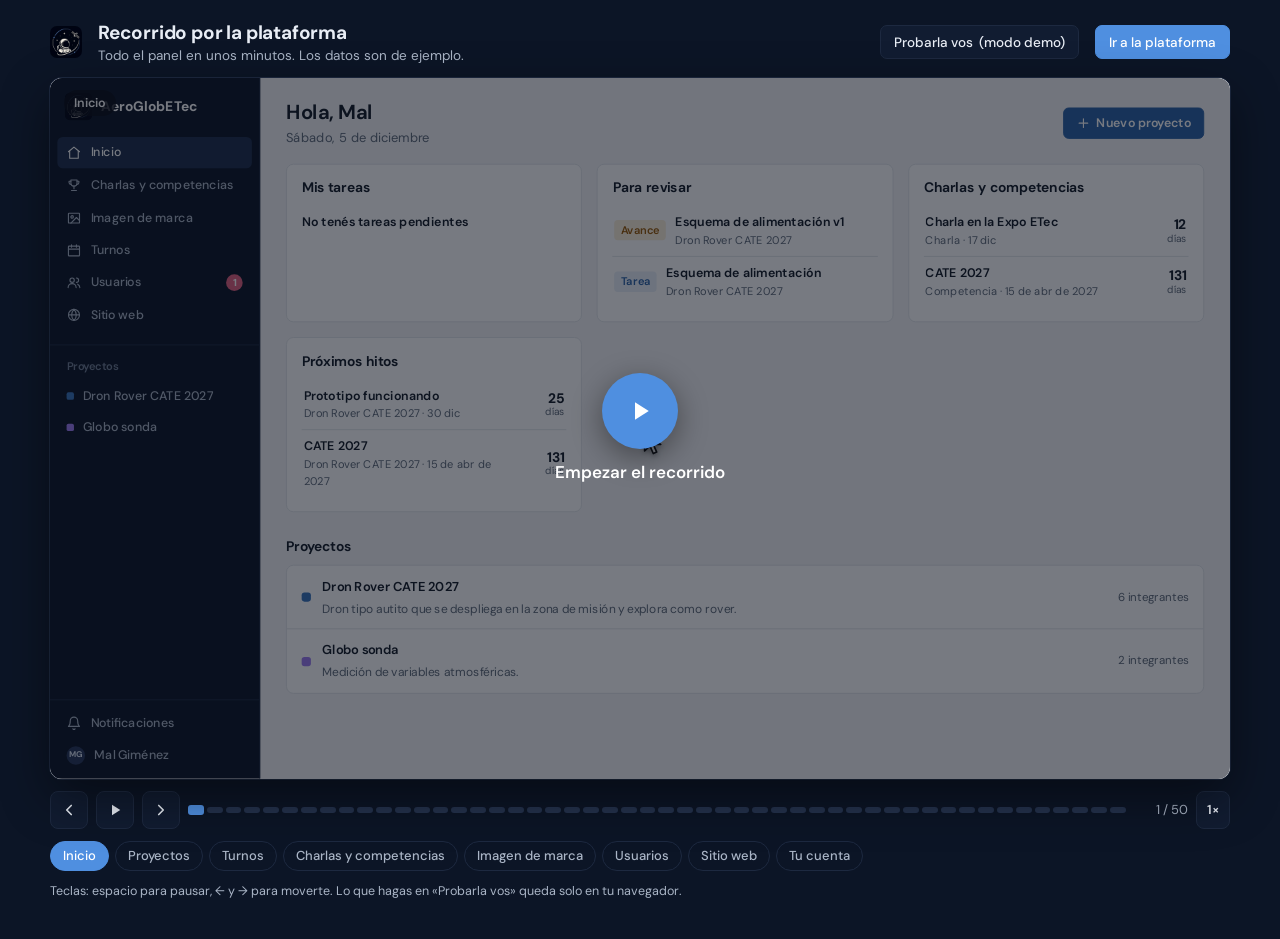
<file: app/tutorial.html>
<!DOCTYPE html>
<html lang="es">
<head>
<meta charset="utf-8"/>
<meta name="viewport" content="width=device-width,initial-scale=1"/>
<meta name="robots" content="noindex, nofollow"/>
<meta name="theme-color" content="#0c1526"/>
<title>Recorrido por la plataforma · AeroGlobETec</title>
<link rel="icon" type="image/png" sizes="32x32" href="icons/favicon-32.png"/>
<link rel="preconnect" href="https://fonts.googleapis.com"/>
<link rel="preconnect" href="https://fonts.gstatic.com" crossorigin/>
<link href="https://fonts.googleapis.com/css2?family=DM+Sans:opsz,wght@9..40,400;9..40,500;9..40,600;9..40,700&display=swap" rel="stylesheet"/>
<style>
  :root{--bg:#0c1526;--panel:#111c31;--line:#1d2940;--text:#e8edf5;--muted:#aab5c6;--accent:#4f8fe0;--font:'DM Sans',system-ui,-apple-system,'Segoe UI',sans-serif}
  *{box-sizing:border-box}
  html,body{margin:0;background:var(--bg);color:var(--text);font-family:var(--font)}
  body{min-height:100vh;display:flex;flex-direction:column;align-items:center;padding:20px 16px 28px}
  .wrap{width:100%;max-width:1180px}
  header{display:flex;flex-wrap:wrap;align-items:center;gap:10px 16px;margin-bottom:14px}
  header img{width:32px;height:32px;border-radius:7px}
  header h1{font-size:19px;margin:0;font-weight:700;letter-spacing:-.01em}
  header p{margin:2px 0 0;color:var(--muted);font-size:13.5px}
  header .grow{flex:1;min-width:200px}
  a.btn,button.btn{display:inline-flex;align-items:center;gap:6px;height:34px;padding:0 13px;border-radius:7px;border:1px solid var(--line);background:var(--panel);color:var(--text);font:500 13.5px var(--font);text-decoration:none;cursor:pointer}
  a.btn:hover,button.btn:hover{border-color:#2c3c5a;background:#16223a}
  .btn.primary{background:var(--accent);border-color:var(--accent);color:#fff}
  .btn.primary:hover{background:#3f7dcc}

  /* Pantalla: la plataforma real a 1280×760, escalada para que entre */
  .screen{position:relative;width:100%;aspect-ratio:1280/760;border-radius:12px;overflow:hidden;background:#f4f5f7;box-shadow:0 18px 50px rgba(0,0,0,.45),0 0 0 1px var(--line)}
  .stage{position:absolute;left:0;top:0;width:1280px;height:760px;transform-origin:0 0}
  .stage iframe{position:absolute;inset:0;width:1280px;height:760px;border:0;background:#f4f5f7}
  .overlay{position:absolute;inset:0;overflow:hidden;cursor:default}
  .spot{position:absolute;border:2.5px solid var(--accent);border-radius:9px;box-shadow:0 0 0 9999px rgba(10,18,32,.32),0 0 0 6px rgba(79,143,224,.22);opacity:0;pointer-events:none;transition:left .45s ease,top .45s ease,width .45s ease,height .45s ease,opacity .3s}
  .spot.on{opacity:1}
  .cursor{position:absolute;left:0;top:0;width:30px;height:30px;pointer-events:none;transition-property:transform;transition-timing-function:cubic-bezier(.45,.05,.25,1);z-index:3;filter:drop-shadow(0 2px 3px rgba(0,0,0,.35))}
  .cursor svg{width:30px;height:30px;transition:transform .12s}
  .cursor.press svg{transform:scale(.82)}
  .ripple{position:absolute;width:44px;height:44px;margin:-22px 0 0 -22px;border-radius:50%;border:3px solid var(--accent);background:rgba(79,143,224,.25);pointer-events:none;animation:ripple .6s ease-out forwards;z-index:2}
  @keyframes ripple{from{transform:scale(.2);opacity:1}to{transform:scale(1.5);opacity:0}}

  /* Subtítulos tipo video */
  .player{position:relative}
  .caption{position:absolute;left:50%;bottom:4.5%;transform:translateX(-50%);width:max-content;max-width:min(88%,860px);background:rgba(8,12,22,.86);color:#fff;border-radius:8px;padding:10px 16px;font-size:clamp(13px,1.75vw,19px);line-height:1.4;text-align:center;opacity:0;transition:opacity .25s;pointer-events:none}
  .caption.on{opacity:1}
  .caption b{color:#9cc4f5}
  .chapter-tag{position:absolute;left:14px;top:12px;background:rgba(8,12,22,.8);color:#fff;font-size:12.5px;font-weight:600;padding:5px 10px;border-radius:999px;opacity:0;transition:opacity .25s}
  .chapter-tag.on{opacity:1}
  .start{position:absolute;inset:0;display:grid;place-items:center;background:rgba(8,14,26,.55);border:0;cursor:pointer;color:#fff;font:600 17px var(--font)}
  .start span{display:flex;flex-direction:column;align-items:center;gap:12px}
  .start i{width:76px;height:76px;border-radius:50%;background:var(--accent);display:grid;place-items:center;box-shadow:0 8px 30px rgba(0,0,0,.4);transition:transform .15s}
  .start:hover i{transform:scale(1.07)}
  .start[hidden]{display:none}

  /* Controles */
  .controls{display:flex;align-items:center;gap:8px;margin-top:12px}
  .controls button{width:38px;height:38px;flex:none;border-radius:8px;border:1px solid var(--line);background:var(--panel);color:var(--text);cursor:pointer;display:grid;place-items:center}
  .controls button:hover{background:#16223a}
  .controls button.speed{width:auto;padding:0 10px;font:600 13px var(--font)}
  .controls svg{width:18px;height:18px}
  .bar{flex:1;display:flex;gap:3px;height:38px;align-items:center;min-width:0}
  .bar button{flex:1;height:6px;min-width:3px;padding:0;border:0;border-radius:3px;background:#24324d;width:auto;cursor:pointer}
  .bar button:hover{background:#34476b}
  .bar button.done{background:#3a6fb5}
  .bar button.now{background:var(--accent);height:10px}
  .count{color:var(--muted);font-size:13px;min-width:54px;text-align:right;font-variant-numeric:tabular-nums}
  .chapters{display:flex;flex-wrap:wrap;gap:6px;margin-top:12px}
  .chapters button{height:30px;padding:0 12px;border-radius:999px;border:1px solid var(--line);background:transparent;color:var(--muted);font:500 13px var(--font);cursor:pointer}
  .chapters button:hover{color:var(--text);border-color:#2c3c5a}
  .chapters button.now{background:var(--accent);border-color:var(--accent);color:#fff}
  .note{color:var(--muted);font-size:12.5px;margin-top:12px}
  @media(max-width:640px){
    .controls{gap:6px}.controls .speed,.count{display:none}
    .bar{gap:1px}.bar button{min-width:0;border-radius:1px}
    header .btn span{display:none}
    .caption{position:static;transform:none;width:auto;max-width:none;margin-top:10px;font-size:14.5px;min-height:3.2em;display:block}
    .chapter-tag{font-size:11px;padding:3px 8px;left:8px;top:8px}
  }
</style>
</head>
<body>
<div class="wrap">
  <header>
    <img src="icons/icon-192.png" alt=""/>
    <div class="grow">
      <h1>Recorrido por la plataforma</h1>
      <p>Todo el panel en unos minutos. Los datos son de ejemplo.</p>
    </div>
    <a class="btn" href="index.html?demo" target="_blank" rel="noopener">Probarla vos <span>(modo demo)</span></a>
    <a class="btn primary" href="./">Ir a la plataforma</a>
  </header>

  <div class="player">
  <div class="screen" id="screen">
    <div class="stage" id="stage">
      <iframe id="frame" title="Plataforma en modo demo" src="index.html?demo&amp;tour#/" tabindex="-1"></iframe>
      <div class="overlay" id="overlay">
        <div class="spot" id="spot"></div>
        <div class="cursor" id="cursor"><svg viewBox="0 0 24 24"><path d="M4 2.5v17.2l4.6-4.4 2.9 6.6 3-1.3-2.9-6.5h6.4z" fill="#fff" stroke="#111" stroke-width="1.4" stroke-linejoin="round"/></svg></div>
      </div>
    </div>
    <div class="chapter-tag" id="chapter-tag"></div>
    <button class="start" id="start" aria-label="Empezar el recorrido"><span><i><svg width="30" height="30" viewBox="0 0 24 24"><path d="M8 5v14l11-7z" fill="#fff"/></svg></i>Empezar el recorrido</span></button>
  </div>
  <div class="caption" id="caption" aria-live="polite"></div>
  </div>

  <div class="controls">
    <button id="prev" aria-label="Paso anterior" title="Anterior (←)"><svg viewBox="0 0 24 24"><path d="M15 6l-6 6 6 6" fill="none" stroke="currentColor" stroke-width="2.2" stroke-linecap="round" stroke-linejoin="round"/></svg></button>
    <button id="play" aria-label="Reproducir" title="Reproducir / pausar (espacio)"></button>
    <button id="next" aria-label="Paso siguiente" title="Siguiente (→)"><svg viewBox="0 0 24 24"><path d="M9 6l6 6-6 6" fill="none" stroke="currentColor" stroke-width="2.2" stroke-linecap="round" stroke-linejoin="round"/></svg></button>
    <div class="bar" id="bar"></div>
    <span class="count" id="count"></span>
    <button class="speed" id="speed" title="Velocidad">1×</button>
  </div>
  <div class="chapters" id="chapters"></div>
  <p class="note">Teclas: espacio para pausar, ← y → para moverte. Lo que hagas en «Probarla vos» queda solo en tu navegador.</p>
</div>

<script>
(() => {
  // Cada paso: cap = capítulo, at = elemento a señalar (selector, o "selector|texto" para elegir por texto),
  // click = lo toca, say = subtítulo. Todo pasa sobre la plataforma real en modo demo.
  const S = [
    { cap: 'Inicio', at: '.brand', say: 'Esta es la <b>plataforma del taller</b>. Vamos a recorrerla de punta a punta.' },
    { cap: 'Inicio', at: '.side-nav', say: 'A la izquierda está el <b>menú</b>. Docentes y líderes ven además <b>Usuarios</b> y <b>Sitio web</b>.' },
    { cap: 'Inicio', at: '#side-projects', say: 'Abajo aparecen <b>tus proyectos</b>, para entrar directo.' },
    { cap: 'Inicio', at: 'section.panel|Mis tareas', say: 'En <b>Inicio</b> están tus tareas pendientes, ordenadas por fecha de entrega.' },
    { cap: 'Inicio', at: 'section.panel|Para revisar', say: 'Los docentes y líderes ven acá los <b>avances que esperan revisión</b>.' },
    { cap: 'Inicio', at: 'section.panel|Charlas y competencias', say: 'También las <b>próximas charlas y competencias</b>, con los días que faltan.' },
    { cap: 'Inicio', at: 'section.panel|Próximos hitos', say: 'Y los <b>hitos</b> que se vienen en cada proyecto.' },
    { cap: 'Inicio', at: '#new-project', say: 'Con <b>Nuevo proyecto</b> se crea un proyecto y se arma su equipo.' },

    { cap: 'Proyectos', at: '#side-projects a', click: true, say: 'Entremos a un <b>proyecto</b>.' },
    { cap: 'Proyectos', at: '#view nav.tabs', say: 'Cada proyecto tiene sus <b>secciones</b>. Las vemos una por una.' },
    { cap: 'Proyectos', at: '.head-actions', say: 'Arriba podés sacar el <b>informe en PDF</b> o bajar todo a <b>Excel</b>.' },
    { cap: 'Proyectos', at: '#view a[href$="/presentacion"]', click: true, say: '<b>Presentación</b>: la explicación del proyecto, con imágenes y videos, lista para mostrar.' },
    { cap: 'Proyectos', at: '#view a[href$="/tareas"]', click: true, say: '<b>Tareas</b>: un tablero con columnas. Cada tarea tiene área, prioridad, responsable y fecha.' },
    { cap: 'Proyectos', at: '#board', say: 'Las tareas se mueven de <b>Pendiente</b> a <b>Hecha</b> a medida que avanzan.' },
    { cap: 'Proyectos', at: '#new-task', click: true, say: 'Con <b>Nueva tarea</b> se carga una tarea nueva…' },
    { cap: 'Proyectos', at: 'dialog[open] .modal-body', say: '…con título, detalle, responsable y fecha. En los comentarios podés <b>mencionar</b> a alguien con @.' },
    { cap: 'Proyectos', at: 'dialog[open] footer [data-close]', click: true, say: 'La cerramos sin guardar.' },
    { cap: 'Proyectos', at: '#view a[href$="/avances"]', click: true, say: '<b>Avances</b>: cada uno cuenta lo que hizo, con fotos o archivos. Un docente o líder lo revisa.' },
    { cap: 'Proyectos', at: '#view a[href$="/hitos"]', click: true, say: '<b>Hitos</b>: las metas grandes del proyecto y para cuándo.' },
    { cap: 'Proyectos', at: '#view a[href$="/ensayos"]', click: true, say: '<b>Ensayos y fallas</b>: las pruebas que se hicieron, cómo salieron y qué falló.' },
    { cap: 'Proyectos', at: '#view a[href$="/equipo"]', click: true, say: '<b>Equipo y áreas</b>: quién está en el proyecto y en qué área trabaja.' },
    { cap: 'Proyectos', at: '#view a[href$="/archivos"]', click: true, say: '<b>Archivos</b>: planos, código, fotos y documentos del proyecto.' },
    { cap: 'Proyectos', at: '#view a[href$="/inventario"]', click: true, say: '<b>Inventario</b>: materiales y componentes, qué hay y qué falta comprar.' },
    { cap: 'Proyectos', at: '#view a[href$="/rendimiento"]', click: true, say: '<b>Rendimiento</b>: lo que aportó cada estudiante y cada área. Lo ven docentes y líderes.' },
    { cap: 'Proyectos', at: '#view a[href$="/bitacora"]', click: true, say: '<b>Bitácora</b>: todo lo que pasó en el proyecto, en orden.' },

    { cap: 'Turnos', at: 'a[data-nav="turnos"]', click: true, say: '<b>Turnos</b>: qué equipo usa cada máquina o herramienta, y cuándo.' },
    { cap: 'Turnos', at: '.week-nav', say: 'Se ve <b>la semana</b> y se pasa de una a otra con las flechas.' },
    { cap: 'Turnos', at: '#new-res', say: 'Con <b>Reservar</b> pedís un equipo para tu proyecto en un día y horario.' },
    { cap: 'Turnos', at: '#manage', say: 'En <b>Equipos</b> los docentes cargan las máquinas y herramientas que se pueden reservar.' },

    { cap: 'Charlas y competencias', at: 'a[data-nav="eventos"]', click: true, say: '<b>Charlas y competencias</b>: todo lo que viene, quién va y qué se presenta.' },
    { cap: 'Charlas y competencias', at: '#new-event', say: 'Docentes y líderes cargan cada <b>charla o competencia</b> con su fecha y lugar.' },
    { cap: 'Charlas y competencias', at: '.event-row|CATE', click: true, say: 'Entremos al <b>CATE 2027</b>.' },
    { cap: 'Charlas y competencias', at: '#view a[href$="/materiales"]', click: true, say: '<b>Materiales</b>: presentaciones, enlaces de Canva o Google Slides, infografías y PDF, que se ven ahí mismo.' },
    { cap: 'Charlas y competencias', at: '#view a[href$="/preparacion"]', click: true, say: '<b>Preparación</b>: la lista de cosas para tener listas antes del evento, con responsables.' },
    { cap: 'Charlas y competencias', at: '#view a[href$="/equipo"]', click: true, say: '<b>Equipo y proyectos</b>: quiénes van y qué proyectos se presentan.' },

    { cap: 'Imagen de marca', at: 'a[data-nav="marca"]', click: true, say: '<b>Imagen de marca</b>: logos, íconos, folletos, tarjetas e imágenes del taller, listos para descargar.' },
    { cap: 'Imagen de marca', at: '.brand-guide', say: 'Arriba están los <b>colores</b> (tocás uno y se copia) y las <b>tipografías</b> que usa la web.' },
    { cap: 'Imagen de marca', at: '.brand-card', say: 'Cada archivo se puede <b>descargar</b> o copiar su link. Docentes y líderes suben más con <b>Subir archivos</b>.' },

    { cap: 'Usuarios', at: 'a[data-nav="users"]', click: true, say: '<b>Usuarios</b>: todos los que entraron a la plataforma.' },
    { cap: 'Usuarios', at: '#view table select', say: 'Acá se cambia el <b>rol</b> de cada uno: estudiante, estudiante líder o docente.' },

    { cap: 'Sitio web', at: 'a[data-nav="sitio"]', click: true, say: '<b>Sitio web</b>: desde acá se edita la página pública del taller.' },
    { cap: 'Sitio web', at: '.site-tabs a|Contenido', say: 'En <b>Contenido</b> se cambian textos, fotos y apartados. Se ve en la web al tocar <b>Publicar</b>.' },
    { cap: 'Sitio web', at: '.site-tabs a|Docentes', click: true, say: 'En <b>Docentes</b> se cargan los profes que aparecen en la web…' },
    { cap: 'Sitio web', at: '#add-teacher', say: '…con su foto, mail y teléfono. Los cambios se ven <b>al instante</b>.' },
    { cap: 'Sitio web', at: '.site-tabs a|Trayectoria', click: true, say: 'En <b>Trayectoria</b> se cargan los lugares donde estuvimos: qué hicimos, fotos y qué ganamos.' },
    { cap: 'Sitio web', at: '#add-tr', say: 'Cada entrada tiene <b>su propia página</b> en la web. También se puede armar a partir de una charla o competencia.' },

    { cap: 'Tu cuenta', at: '.bell', say: 'En <b>Notificaciones</b> te avisa si te asignan una tarea, te mencionan o revisan tu avance.' },
    { cap: 'Tu cuenta', at: '.user-btn', click: true, say: 'Tocando tu nombre…' },
    { cap: 'Tu cuenta', at: '#usermenu .menu', say: '…podés <b>instalarla como app</b> en el celu o la compu, cambiar tu nombre o cerrar sesión.' },
    { cap: 'Tu cuenta', at: '.user-btn', click: true, say: '¡Listo! Ya conocés toda la plataforma. Entrá con tu mail de la ETec y empezá. 🚀', end: true },
  ];

  const $ = (id) => document.getElementById(id);
  const frame = $('frame'), stage = $('stage'), screen = $('screen'), overlay = $('overlay');
  const spot = $('spot'), cursor = $('cursor'), caption = $('caption'), tag = $('chapter-tag');
  const W = 1280, H = 760;
  let idx = 0, playing = false, run = 0, speed = 1, pos = { x: 640, y: 380 }, ready;

  const PLAY = '<svg viewBox="0 0 24 24"><path d="M8 5v14l11-7z" fill="currentColor"/></svg>';
  const PAUSE = '<svg viewBox="0 0 24 24"><path d="M7 5h4v14H7zM13 5h4v14h-4z" fill="currentColor"/></svg>';

  // Escala la pantalla de 1280×760 al ancho disponible
  const fit = () => { stage.style.transform = `scale(${screen.clientWidth / W})`; };
  new ResizeObserver(fit).observe(screen); fit();

  // Barra de progreso y capítulos
  const chapters = [...new Set(S.map(s => s.cap))];
  $('bar').innerHTML = S.map((s, i) => `<button data-i="${i}" title="${s.cap} · paso ${i + 1}" aria-label="Ir al paso ${i + 1}"></button>`).join('');
  $('chapters').innerHTML = chapters.map(c => `<button data-c="${c}">${c}</button>`).join('');

  class Stop extends Error {}
  const sleep = (ms, id) => new Promise((ok, no) => setTimeout(() => (id === run ? ok() : no(new Stop())), ms / speed));
  const doc = () => frame.contentDocument;

  ready = new Promise((ok) => frame.addEventListener('load', () => {
    // Sin la barra amarilla del modo demo, para que se vea como la plataforma de verdad
    const st = doc().createElement('style');
    st.textContent = '.demo-bar{display:none!important}.demo-bar~.shell-layout .sidebar,.demo-bar~.shell-layout .site-editor{height:100vh!important}';
    doc().head.append(st);
    ok();
  }));

  function find(spec) {
    const [sel, text] = spec.split('|');
    const list = [...doc().querySelectorAll(sel)];
    const el = text ? list.find(e => e.textContent.includes(text)) : list[0];
    return el && el.getClientRects().length ? el : null;
  }
  async function waitFor(spec, id) {
    for (let t = 0; t < 60; t++) {
      const el = find(spec);
      if (el) return el;
      await sleep(100 * speed, id);
    }
    return null;
  }

  function moveTo(x, y, id) {
    const d = Math.hypot(x - pos.x, y - pos.y);
    const ms = Math.min(1100, Math.max(350, d * 1.1)) / speed;
    cursor.style.transitionDuration = ms + 'ms';
    cursor.style.transform = `translate(${x - 4}px,${y - 2}px)`;
    pos = { x, y };
    return sleep(ms * speed + 80, id);
  }
  function highlight(r) {
    if (!r) { spot.classList.remove('on'); return; }
    const p = 6;
    Object.assign(spot.style, { left: r.left - p + 'px', top: r.top - p + 'px', width: r.width + p * 2 + 'px', height: r.height + p * 2 + 'px' });
    spot.classList.add('on');
  }
  async function clickAt(x, y, id) {
    cursor.classList.add('press');
    const rp = document.createElement('div');
    rp.className = 'ripple'; rp.style.left = x + 'px'; rp.style.top = y + 'px';
    overlay.append(rp); setTimeout(() => rp.remove(), 700);
    await sleep(140, id);
    cursor.classList.remove('press');
  }

  function paint() {
    const s = S[idx];
    [...$('bar').children].forEach((b, i) => { b.className = i < idx ? 'done' : i === idx ? 'now' : ''; });
    [...$('chapters').children].forEach(b => b.classList.toggle('now', b.dataset.c === s.cap));
    $('count').textContent = `${idx + 1} / ${S.length}`;
    $('play').innerHTML = playing ? PAUSE : PLAY;
    $('play').setAttribute('aria-label', playing ? 'Pausar' : 'Reproducir');
    tag.textContent = s.cap; tag.classList.add('on');
  }

  // Lleva la plataforma al estado justo antes del paso i (repitiendo los clics de navegación)
  async function prepare(i, id) {
    const win = frame.contentWindow;
    doc().querySelectorAll('dialog[open]').forEach(d => d.close());
    doc().querySelectorAll('.dropdown .menu').forEach(m => { m.hidden = true; });
    // Solo se navega cuando el enlace que sigue no está en pantalla (así saltar de capítulo es rápido)
    let hash = '#/';
    for (let k = 0; k < i; k++) {
      const s = S[k];
      if (!s.click || /dialog|user-btn/.test(s.at)) continue;
      let el = find(s.at);
      if (!el) { win.location.hash = hash; el = await waitFor(s.at, id); }
      const href = el?.getAttribute('href');
      if (href?.startsWith('#')) hash = href;
    }
    if (win.location.hash !== hash) win.location.hash = hash;
    if (S[i].at) await waitFor(S[i].at.startsWith('dialog') || S[i].at.startsWith('#usermenu') ? '#view h1' : S[i].at, id);
    if (/dialog\[open\]/.test(S[i].at)) {               // el formulario de tarea tiene que estar abierto
      (await waitFor('#new-task', id))?.click(); await sleep(300 * speed, id);
    }
    if (S[i].at === '#usermenu .menu' || (S[i].end)) { // el menú de la cuenta abierto
      if (S[i].at === '#usermenu .menu' || S[i - 1]?.at === '#usermenu .menu') (await waitFor('.user-btn', id))?.click();
      await sleep(200 * speed, id);
    }
  }

  async function step(id) {
    const s = S[idx];
    paint();
    caption.classList.remove('on');
    const el = s.at ? await waitFor(s.at, id) : null;
    if (el) {
      el.scrollIntoView({ block: 'nearest', inline: 'nearest' });
      await sleep(150, id);
      const r = el.getBoundingClientRect();
      const x = Math.min(W - 20, r.left + Math.min(r.width / 2, 120)), y = r.top + Math.min(r.height / 2, 40);
      highlight(r);
      caption.innerHTML = s.say; caption.classList.add('on');
      await moveTo(x, y, id);
      if (s.click) { await sleep(450, id); await clickAt(x, y, id); el.click(); highlight(null); await sleep(500, id); }
    } else {
      highlight(null);
      caption.innerHTML = s.say; caption.classList.add('on');
    }
    const plain = s.say.replace(/<[^>]+>/g, '');
    await sleep(Math.min(7500, Math.max(2600, plain.length * 52)), id);
  }

  async function go(i, { prep = true } = {}) {
    const id = ++run;
    idx = Math.max(0, Math.min(S.length - 1, i));
    paint();
    try {
      await ready;
      if (prep) await prepare(idx, id);
      while (true) {
        await step(id);
        if (!playing) return;
        if (S[idx].end || idx === S.length - 1) { playing = false; paint(); return; }
        idx++;
      }
    } catch (e) { if (!(e instanceof Stop)) console.error(e); }
  }

  function play() {
    $('start').hidden = true;
    playing = true;
    go(idx === S.length - 1 ? 0 : idx);
  }
  function pause() { playing = false; run++; paint(); }

  $('start').addEventListener('click', play);
  $('play').addEventListener('click', () => (playing ? pause() : play()));
  $('next').addEventListener('click', () => { $('start').hidden = true; go(idx + 1); });
  $('prev').addEventListener('click', () => { $('start').hidden = true; go(idx - 1); });
  $('bar').addEventListener('click', (e) => { const b = e.target.closest('[data-i]'); if (b) { $('start').hidden = true; go(+b.dataset.i); } });
  $('chapters').addEventListener('click', (e) => { const b = e.target.closest('[data-c]'); if (b) { $('start').hidden = true; go(S.findIndex(s => s.cap === b.dataset.c)); } });
  $('speed').addEventListener('click', () => { speed = speed === 1 ? 1.5 : speed === 1.5 ? 2 : 1; $('speed').textContent = speed + '×'; });
  document.addEventListener('keydown', (e) => {
    if (e.key === ' ') { e.preventDefault(); $('play').click(); }
    if (e.key === 'ArrowRight') $('next').click();
    if (e.key === 'ArrowLeft') $('prev').click();
  });
  cursor.style.transform = `translate(${pos.x}px,${pos.y}px)`;
  paint();
})();
</script>
</body>
</html>
</file>
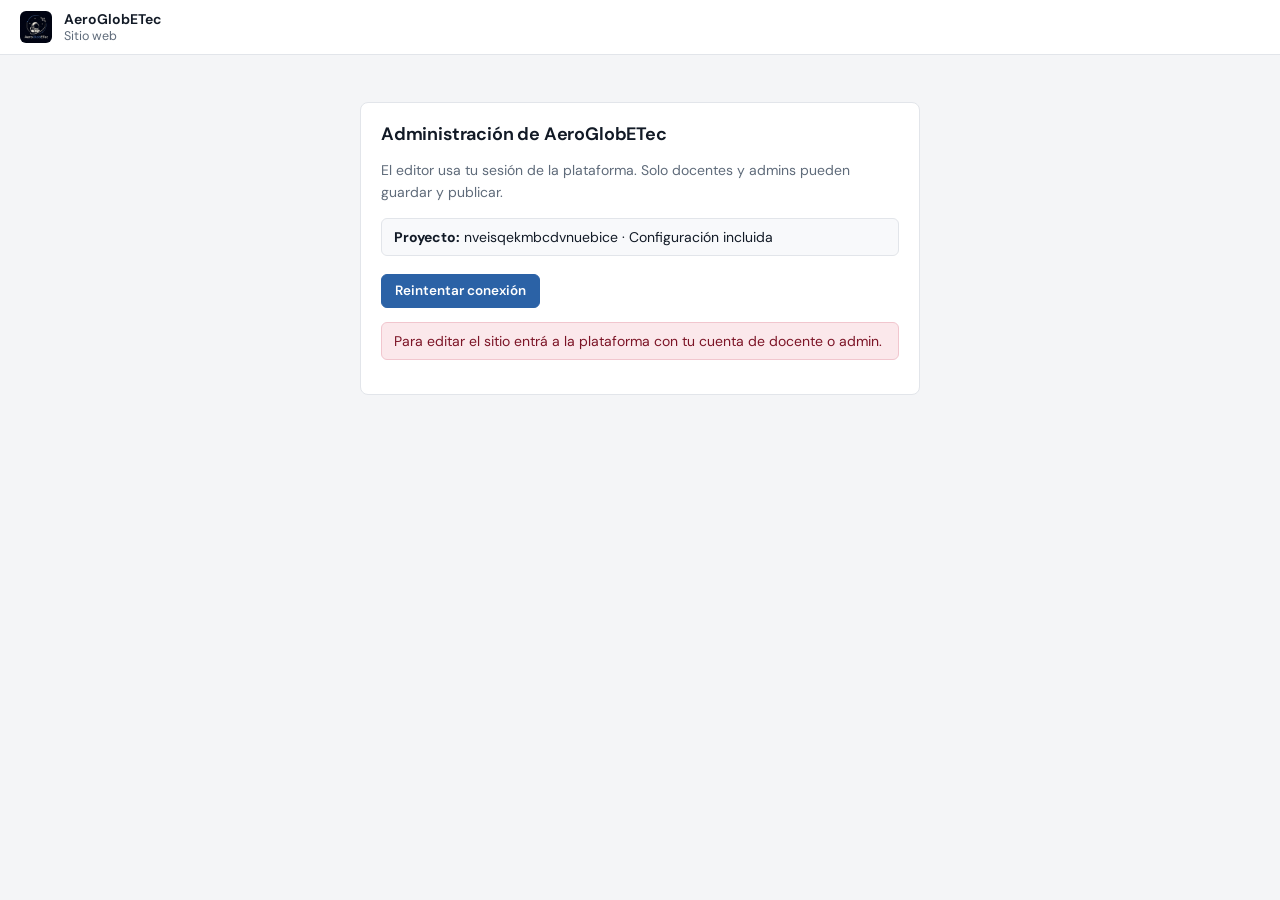
<file: app/sitio/editor.html>
<!DOCTYPE html>

<html lang="es"><head>
<meta charset="utf-8"/><meta content="width=device-width,initial-scale=1" name="viewport"/><meta content="#06132b" name="theme-color"/>
<meta content="Panel instalable de administración de AeroGlobETec" name="description"/>
<link href="../icons/favicon-32.png" rel="icon"/>
<title>AeroGlobETec · Administración</title>
<style>
:root{--base:#07152c;--panel:#10233e;--panel2:#132947;--soft:#9db8dc;--ink:#eef5ff;--line:#2b4262;--accent:#93c2ff;--green:#95e0be;--yellow:#ffdaa2}
*{box-sizing:border-box}body{margin:0;background:radial-gradient(circle at 5% 3%,#173c6a,transparent 34%),#06132b;color:var(--ink);font-family:system-ui,-apple-system,'Segoe UI',sans-serif}button,input,select,textarea{font:inherit}button{cursor:pointer}a{color:#cbe2ff}p{line-height:1.55}.actions[hidden]{display:none}header{border-bottom:1px solid var(--line);background:#07162ccf;backdrop-filter:blur(10px);position:sticky;top:0;z-index:20}
.head{max-width:1380px;margin:auto;display:flex;align-items:center;justify-content:space-between;gap:18px;padding:15px 24px;flex-wrap:wrap}.identity{display:flex;align-items:center;gap:12px}.identity img{width:48px;height:48px;object-fit:contain;border-radius:12px}.identity strong{display:block;letter-spacing:.06em}.identity small{display:block;color:var(--soft)}
.actions{display:flex;gap:9px;flex-wrap:wrap;align-items:center}.btn{border:1px solid #436088;border-radius:12px;padding:10px 16px;background:#1b395e;color:white;white-space:nowrap}.btn:hover{background:#28517e}.btn.primary{background:linear-gradient(135deg,#9ed0ff,#6096e7);border:0;color:#07152c;font-weight:800}.btn.publish{background:#a9edc8;color:#07321b;font-weight:800;border:0}.btn.ghost{background:transparent}.btn.danger{color:#ffd1d1;border-color:#915b66;background:transparent}.btn:disabled{opacity:.45;cursor:not-allowed}
.container{max-width:1380px;margin:auto;padding:24px}.panel{border:1px solid var(--line);border-radius:22px;background:#0d203af0;padding:25px;box-shadow:0 18px 55px #0004;margin-bottom:20px}.panel h2{margin-top:0;font-size:1.4rem}.muted{color:var(--soft)}.eyebrow{font-size:.8rem;letter-spacing:.16em;color:#8cbaff;text-transform:uppercase;font-weight:800}
.form-grid{display:grid;grid-template-columns:repeat(2,1fr);gap:15px}.field{display:flex;flex-direction:column;gap:7px}.field label{font-size:.9rem;color:#c7d9f5}.field input,.field select,.field textarea{width:100%;border-radius:12px;border:1px solid #3b587a;background:#07182d;color:var(--ink);padding:12px;min-width:0}.field textarea{min-height:88px;resize:vertical}#authZone{max-width:850px;margin:3vh auto}.status{border:1px solid #3a5978;border-radius:13px;padding:10px 15px;background:#142943;margin:14px 0;color:#d8e9ff}.status.success{border-color:#34705d;background:#10372f}.status.error{border-color:#965365;background:#4a2430}.status.warn{border-color:#866948;background:#42321c}
.layout{display:grid;grid-template-columns:245px 1fr;gap:20px}.sidebar{position:sticky;top:100px;align-self:start}.side-btn{display:block;width:100%;border:0;background:transparent;color:#cbddf5;text-align:left;border-radius:11px;padding:13px 15px;margin:3px 0}.side-btn.active,.side-btn:hover{background:#1d3c64;color:white}.side-btn span{opacity:.55;margin-right:10px}.content{min-width:0}.hidden{display:none!important}
.toolbar{display:flex;gap:7px;flex-wrap:wrap;align-items:center;margin:12px 0}.toolbar button{border:1px solid #46617d;border-radius:8px;background:#1b3859;color:white;min-width:34px;height:35px}.toolbar button:hover{background:#38618d}.editor{border:1px solid #426183;background:#07182d;border-radius:12px;min-height:65px;padding:13px 14px;line-height:1.7;outline:none;overflow-wrap:anywhere}.editor:focus{border-color:#90bffb;box-shadow:0 0 0 2px #74b4ff44}.editor:empty::before{content:'Escribir contenido…';color:#7892af}.entry{border:1px solid #29415d;border-radius:16px;padding:18px;margin:16px 0;background:#0b1b32}.entry-head{display:flex;justify-content:space-between;gap:15px;align-items:center;margin-bottom:10px}.entry-head b{font-size:.99rem}.hint{font-size:.84rem;color:#9fb6d2}.tab-switch{display:flex;gap:7px;flex-wrap:wrap}.tab-switch button{padding:8px 14px;border-radius:10px;background:#153052;color:#d8eaff;border:1px solid #315679}.tab-switch button.active{background:#91c0ff;color:#07182e;font-weight:800}.line{height:1px;background:var(--line);margin:20px 0}.row{display:flex;gap:12px;align-items:center;flex-wrap:wrap}.row.space{justify-content:space-between}.badge{border:1px solid #456487;background:#193b5d;color:#d6ebff;border-radius:20px;padding:5px 10px;font-size:.8rem}.badge.ok{border-color:#4a846b;background:#153d33;color:#cbfce2}.image-grid{display:grid;grid-template-columns:repeat(auto-fit,minmax(280px,1fr));gap:14px}.image-card{border:1px solid var(--line);border-radius:17px;background:#0a1c35;padding:16px}.image-card img{height:160px;width:100%;object-fit:contain;border-radius:12px;background:#071529}.image-card .field{margin-top:12px}.smallbtn{font-size:.84rem;padding:8px 10px}.page-row{display:grid;grid-template-columns:1fr 1fr auto;gap:12px;align-items:end;border-bottom:1px solid #2a4160;padding:17px 0}.block-card{border:1px solid var(--line);border-radius:17px;padding:18px;margin:16px 0;background:#0a1d36}.preview{width:100%;min-height:580px;height:72vh;border:1px solid #476385;background:white;border-radius:16px}.help{font-size:.84rem;color:#aabdda}.cover-banner{display:flex;justify-content:space-between;align-items:center;gap:15px;flex-wrap:wrap;background:#17324e;border:1px solid #315477;border-radius:16px;padding:13px 17px;margin-bottom:20px}
@media(max-width:900px){.layout{grid-template-columns:1fr}.sidebar{position:static;display:flex;flex-wrap:wrap;gap:3px}.side-btn{width:auto;flex:1;min-width:125px;text-align:center}.head{padding:12px}.container{padding:12px}.panel{padding:18px}.form-grid,.page-row{grid-template-columns:1fr}.actions .btn{flex:1}}
@media(prefers-reduced-motion:reduce){*{scroll-behavior:auto!important}}

/* Edición 2.0: consola editorial AeroGlobETec */
:root{--base:#071428;--panel:#0e2340;--panel2:#173557;--soft:#afc2df;--ink:#eff5ff;--line:#304b69;--accent:#8cbfff;--green:#a7edce}
body{background:radial-gradient(ellipse 62% 40% at 93% -7%,#1b436f78,transparent),linear-gradient(120deg,#071427,#0b1d35 74%);letter-spacing:-.012em;min-height:100vh}
header{background:#071528f2;box-shadow:0 9px 25px #0002;border-bottom:1px solid #365073}
.head{max-width:1640px;padding:18px 29px}.identity img{width:54px;height:54px;border:1px solid #31516c;background:#102039;border-radius:15px}.identity strong{font-size:.96rem;letter-spacing:.12em}.identity small{margin-top:3px;font-size:.84rem}
.container{max-width:1640px;padding:27px 29px}.layout{grid-template-columns:255px minmax(0,1fr);gap:24px;align-items:start}.panel{background:linear-gradient(165deg,#132943,#0c203b);border:1px solid #385271;border-radius:23px;padding:30px 34px;box-shadow:0 20px 55px #01081544;margin-bottom:25px}.panel h2{font-size:clamp(1.5rem,2.3vw,2.2rem);font-weight:770;letter-spacing:-.044em;line-height:1.12;margin:8px 0 15px}.panel h3{letter-spacing:-.02em}
.sidebar{top:111px;padding:16px;background:#091a31;border:1px solid #284360;border-radius:22px;box-shadow:0 17px 39px #0003}.side-btn{font-size:.95rem;font-weight:580;padding:15px 12px;border-radius:12px;margin:4px 0;transition:background .18s ease, transform .18s ease}.side-btn:hover{transform:translateX(2px)}.side-btn.active{background:linear-gradient(110deg,#28649a,#1d456e);box-shadow:inset 2px 0 0 #91c9ff,0 7px 14px #0002}.side-btn span{display:inline-grid;place-items:center;width:33px;height:27px;margin-right:8px;border-radius:8px;background:#ffffff0b;font-size:.75rem;font-weight:800;color:#9fc8f8;opacity:1}
.btn{border-radius:11px;padding:12px 18px;font-weight:650;transition:background .2s ease,transform .2s ease,box-shadow .2s ease}.btn:hover:not(:disabled){transform:translateY(-1px)}.btn.primary{background:#95c4ff;color:#06172b}.btn.publish{background:#a1e8c3;color:#07311e}.btn:focus-visible,.side-btn:focus-visible{outline:2px solid #c6e5ff;outline-offset:3px}
.field input,.field select,.field textarea,.editor{background:#081a32;border:1px solid #416081;border-radius:12px}.field input:focus,.field select:focus,.field textarea:focus{outline:2px solid #7bb9fb;outline-offset:1px}.field label{font-size:.85rem;font-weight:690;color:#ceddf0}
.entry,.image-card,.block-card{background:#0a203a;border-color:#375477;border-radius:18px}.eyebrow{font-size:.72rem;letter-spacing:.19em;color:#8fbfff}.muted{color:#bed0e7}.status{background:#1b3550;border-color:#4a6686}.badge{font-weight:700}
.dashboard-title{font-size:clamp(2.4rem,4vw,4rem)!important;margin-top:9px!important}.dashboard-metrics{display:grid;grid-template-columns:repeat(4,minmax(0,1fr));gap:15px;margin:30px 0}.dashboard-metrics>div{border:1px solid #3b5878;background:#09223d;border-radius:18px;padding:21px 19px}.dashboard-metrics span{display:block;color:#a6bedc;font-size:.7rem;font-weight:800;letter-spacing:.13em}.dashboard-metrics strong{display:block;font-size:2.3rem;margin-top:8px;letter-spacing:-.04em;color:#f3f9ff}.dashboard-actions{display:flex;gap:11px;flex-wrap:wrap}.dashboard-instructions{border-top:1px solid #3a5575;margin-top:28px;padding-top:20px;display:grid;grid-template-columns:36px 1fr;gap:12px 17px}.dashboard-instructions p{font-size:.9rem;color:#acc4de;margin:5px 0 10px}.steps-icon{width:35px;height:35px;border-radius:11px;display:grid;place-items:center;color:#a4d3ff;background:#1b4264;font-weight:800;font-size:.8rem}
.media-tabs{display:flex;gap:6px;background:#091b33;border:1px solid #315272;border-radius:15px;padding:6px;margin:22px 0 28px;width:max-content;max-width:100%;flex-wrap:wrap}.media-tab{background:transparent;border:0;color:#bdd1eb;padding:11px 18px;border-radius:10px;font-weight:720}.media-tab.active{background:#9dcaff;color:#07192f}.media-tab:hover:not(.active){background:#203a59}
.image-grid{grid-template-columns:repeat(auto-fit,minmax(265px,1fr));gap:18px}.image-card{padding:14px}.image-card img{height:205px;object-fit:contain;background:linear-gradient(145deg,#05162c,#193856);border:1px solid #31506e}.image-card .media-title{display:flex;justify-content:space-between;gap:8px;align-items:center;margin-bottom:13px;min-height:44px}.image-card .media-label{color:#a9c6e9;font-size:.72rem;font-weight:800;letter-spacing:.09em;text-transform:uppercase}.image-card .media-actions{display:flex;gap:7px;flex-wrap:wrap;margin-top:13px}.image-card .media-actions>*{flex:1}
.gallery-toolbar{display:grid;grid-template-columns:1fr 1fr;gap:17px;padding:19px;border:1px solid #355272;border-radius:17px;background:#0c1c35;margin-bottom:18px}.gallery-add{background:linear-gradient(115deg,#183960,#102940);border:1px dashed #6094c6;border-radius:17px;padding:20px;display:flex;justify-content:space-between;align-items:center;gap:20px;margin:17px 0 23px}.gallery-add p{font-size:.9rem;margin:6px 0 0}.file-cta{position:relative;cursor:pointer}.gallery-entries{display:grid;grid-template-columns:repeat(auto-fit,minmax(270px,1fr));gap:16px}.gallery-item{background:#0a1c35;border:1px solid #3b5776;border-radius:17px;padding:14px;position:relative}.gallery-item.dragging{opacity:.45}.gallery-item.over{outline:2px dashed #9bc6ff}.gallery-item .gallery-thumb{height:185px;width:100%;object-fit:cover;background:#142e4d;border-radius:12px}.gallery-item .item-header{display:flex;justify-content:space-between;align-items:center;gap:8px;margin-bottom:10px}.gallery-item .item-header strong{font-size:.85rem}.gallery-item .item-controls{display:flex;gap:5px;flex-wrap:wrap;margin-top:9px}.gallery-item .item-controls .btn{padding:7px 12px}.gallery-item .field{margin-top:9px}.gallery-item textarea{min-height:56px}.gallery-empty{background:#0a223e;border:1px dashed #55779d;border-radius:18px;text-align:center;padding:35px 20px;color:#b5cce8}
@media(max-width:1150px){.dashboard-metrics{grid-template-columns:repeat(2,minmax(0,1fr))}}
@media(max-width:900px){.layout{grid-template-columns:1fr}.sidebar{position:relative;top:auto;display:flex;flex-wrap:nowrap;overflow-x:auto;gap:4px;padding:8px}.side-btn{width:auto;min-width:max-content;flex:none}.side-btn:hover{transform:none}.container{padding:14px}.panel{padding:22px}.gallery-toolbar{grid-template-columns:1fr 1fr}}
@media(max-width:900px){.layout{grid-template-columns:minmax(0,1fr)!important}.sidebar{min-width:0;width:100%;max-width:100%;overflow-x:auto;overflow-y:hidden}.content{min-width:0}.actions{max-width:100%;min-width:0}}
@media(max-width:600px){.head .actions{width:100%;display:grid;grid-template-columns:minmax(0,1fr) minmax(0,1fr);gap:8px}.head .actions .badge{grid-column:1/-1;justify-self:start}.head .actions .btn{width:100%;white-space:normal;padding:11px 8px;font-size:.8rem;line-height:1.22}.gallery-toolbar{grid-template-columns:1fr}.gallery-add{flex-direction:column;align-items:stretch}.dashboard-metrics{grid-template-columns:repeat(2,minmax(0,1fr));gap:8px}.dashboard-metrics>div{padding:15px 13px}.head{padding:12px 15px}.actions .btn{min-width:0}.panel{padding:19px}.media-tabs{width:100%}.media-tab{flex:1}.dashboard-actions .btn{width:100%}}

/* Biblioteca AeroGlobETec: gráficos decorativos convertibles a fotografías */
.visual-intro{display:flex;align-items:center;justify-content:space-between;gap:22px;margin:22px 0 24px;padding:22px;border:1px solid var(--line);border-radius:20px;background:linear-gradient(120deg,rgba(30,79,137,.45),rgba(15,31,55,.68))}
.visual-intro h3{margin:.3em 0 .35em;font-size:1.28rem}
.visual-intro p{margin:.4em 0 0;max-width:690px}
.visual-counter{background:rgba(7,18,38,.6);padding:12px 17px;border-radius:14px;text-align:center;white-space:nowrap}
.visual-counter strong{display:block;font-size:1.2rem;color:#a9d3ff}.visual-counter span{font-size:.72rem;color:#aac5e8}
.visual-cards{display:grid;grid-template-columns:repeat(2,minmax(0,1fr));gap:15px}
.visual-card{background:rgba(14,31,55,.88);border:1px solid var(--line);border-radius:19px;padding:17px;min-width:0}
.visual-card-head{display:flex;align-items:start;justify-content:space-between;gap:12px;margin-bottom:13px}
.visual-card-head strong{font-size:1rem;line-height:1.3;display:block}
.visual-card-head small{display:block;color:#9cbbdd;margin-top:5px;line-height:1.4}
.visual-photo-thumb{width:100%;height:175px;object-fit:cover;border-radius:12px;border:1px solid rgba(139,185,234,.18);background:linear-gradient(135deg,#102949,#1a4170)}
.visual-original{height:175px;display:grid;place-items:center;text-align:center;border:1px dashed #3d628e;border-radius:12px;background:radial-gradient(circle at 50% 55%,rgba(105,156,235,.15),transparent 60%),#102541;color:#b7d5f6;font-weight:600;letter-spacing:.03em;padding:14px}
.visual-original svg{width:70px;height:70px;fill:none;stroke:#a6caff;stroke-width:1.7;margin-bottom:7px}
.visual-card .field{margin-top:12px}
.visual-card .field label{font-size:.79rem}.visual-card .form-grid{margin-top:7px}
.visual-card .media-actions{margin-top:15px}
@media(max-width:1050px){.visual-cards{grid-template-columns:1fr}}
@media(max-width:620px){.visual-intro{flex-direction:column;align-items:stretch}.visual-counter{align-self:start}.visual-card{padding:13px}}
</style>

<link data-plataforma href="https://fonts.googleapis.com/css2?family=DM+Sans:opsz,wght@9..40,400;9..40,500;9..40,600;9..40,700&display=swap" rel="stylesheet"/>
<script data-plataforma>if(window.self!==window.top)document.documentElement.classList.add('embedded');</script>
<style id="estilo-plataforma">
/* Estilo de la plataforma (mismo diseño que /app). Se aplica arriba del estilo original del editor. */
:root{--base:#f4f5f7;--panel:#fff;--panel2:#f8f9fb;--soft:#5f6b7a;--ink:#121a26;--line:#e2e5ea;--accent:#2b62a6;--green:#1f7a50;--yellow:#9a5b07}
body{background:#f4f5f7!important;color:#121a26;font-family:'DM Sans',system-ui,-apple-system,'Segoe UI',sans-serif;font-size:14px;letter-spacing:0}
a{color:#2b62a6}
header{background:#fff!important;border-bottom:1px solid #e2e5ea!important;box-shadow:none!important;backdrop-filter:none}
.head{max-width:none;padding:10px 20px!important}
.identity img{width:32px!important;height:32px!important;border:none!important;border-radius:6px!important;background:none!important}
.identity strong{font-size:14px!important;letter-spacing:0!important;font-weight:650}
.identity small{font-size:12.5px!important;color:#5f6b7a;margin-top:0!important}
html.embedded .identity{visibility:hidden}
.container{max-width:1180px;padding:20px 24px!important}
.layout{grid-template-columns:200px minmax(0,1fr)!important;gap:20px!important}
.panel{background:#fff!important;border:1px solid #e2e5ea!important;border-radius:8px!important;padding:20px!important;box-shadow:none!important;margin-bottom:16px!important}
.panel h2,.dashboard-title{font-size:18px!important;font-weight:650!important;letter-spacing:-.01em!important;line-height:1.3!important;margin:0 0 6px!important}
.panel h3{font-size:14px;font-weight:650;letter-spacing:0}
.eyebrow{display:none!important}
.muted,.help,.hint{color:#5f6b7a!important}
.help,.hint{font-size:12.5px}

.sidebar{top:70px!important;padding:6px!important;background:#fff!important;border:1px solid #e2e5ea!important;border-radius:8px!important;box-shadow:none!important}
.side-btn{color:#3b4656!important;font-size:13.5px!important;font-weight:500!important;padding:8px 10px!important;border-radius:6px!important;margin:1px 0!important;transform:none!important;transition:background .12s}
.side-btn span{display:none!important}
.side-btn:hover{background:#f4f5f7!important;color:#121a26!important}
.side-btn.active{background:#e9f0f9!important;color:#2b62a6!important;font-weight:600!important;box-shadow:none!important}

.btn{border:1px solid #cdd3dc!important;border-radius:6px!important;padding:0 13px!important;height:34px;background:#fff!important;color:#121a26!important;font-weight:600!important;font-size:13.5px;box-shadow:none!important;transform:none!important}
.btn:hover:not(:disabled){background:#f8f9fb!important}
.btn.primary{background:#2b62a6!important;border-color:#2b62a6!important;color:#fff!important}
.btn.primary:hover:not(:disabled){background:#22508a!important}
.btn.publish{background:#1f7a50!important;border-color:#1f7a50!important;color:#fff!important}
.btn.danger{color:#b3263c!important;border-color:#e8b9c1!important}
.smallbtn{height:28px!important;font-size:12.5px!important;padding:0 10px!important}

.field label{color:#5f6b7a!important;font-size:12.5px!important;font-weight:600!important}
.field input,.field select,.field textarea,.editor{background:#fff!important;border:1px solid #cdd3dc!important;border-radius:6px!important;color:#121a26!important;padding:8px 10px!important}
.field input:focus,.field select:focus,.field textarea:focus,.editor:focus{outline:none!important;border-color:#2b62a6!important;box-shadow:0 0 0 3px #e9f0f9!important}
.editor:empty::before{color:#8b95a4}
.toolbar button{background:#fff!important;border:1px solid #cdd3dc!important;color:#121a26!important;border-radius:5px!important}
.toolbar button:hover{background:#f4f5f7!important}

.status{background:#f8f9fb!important;border:1px solid #e2e5ea!important;border-radius:6px!important;color:#121a26!important;padding:9px 12px!important}
.status.success{background:#e5f3ec!important;border-color:#c5e5d4!important;color:#14523a!important}
.status.error{background:#fbe8eb!important;border-color:#f1c6ce!important;color:#7c1426!important}
.status.warn{background:#fcf0db!important;border-color:#f1d9ae!important;color:#5b3a07!important}
.badge{background:#f8f9fb!important;border:1px solid #e2e5ea!important;color:#5f6b7a!important;border-radius:4px!important;font-weight:600!important;font-size:12px!important;padding:2px 8px!important}
.badge.ok{background:#e5f3ec!important;border-color:transparent!important;color:#1f7a50!important}

.cover-banner{background:#fff!important;border:1px solid #e2e5ea!important;border-radius:8px!important;padding:10px 14px!important;margin-bottom:16px!important}
.cover-banner .help{margin-top:2px}
.entry,.image-card,.block-card,.gallery-item,.visual-card{background:#fff!important;border:1px solid #e2e5ea!important;border-radius:8px!important;box-shadow:none!important}
.entry-head b{font-size:14px}
.line{background:#e2e5ea!important}
.page-row{border-bottom:1px solid #e2e5ea!important}
.tab-switch button,.media-tab{background:#fff!important;color:#3b4656!important;border:1px solid #cdd3dc!important;border-radius:6px!important;padding:6px 12px!important;font-weight:500!important}
.tab-switch button.active,.media-tab.active{background:#e9f0f9!important;color:#2b62a6!important;border-color:#c9daf0!important;font-weight:600!important}
.media-tabs{background:transparent!important;border:none!important;padding:0!important;margin:12px 0 18px!important;gap:6px!important}

.dashboard-metrics{gap:0!important;border:1px solid #e2e5ea;border-radius:8px;overflow:hidden;margin:18px 0!important}
.dashboard-metrics>div{background:#fff!important;border:none!important;border-left:1px solid #e2e5ea!important;border-radius:0!important;padding:12px 16px!important;margin-left:-1px}
.dashboard-metrics span{color:#5f6b7a!important;font-size:12.5px!important;letter-spacing:0!important;font-weight:500!important;text-transform:none}
.dashboard-metrics strong{font-size:20px!important;color:#121a26!important;letter-spacing:-.01em!important;margin-top:2px!important}
.dashboard-instructions{border-top:1px solid #e2e5ea!important;grid-template-columns:28px 1fr!important}
.dashboard-instructions p{color:#5f6b7a!important}
.steps-icon{width:24px!important;height:24px!important;border-radius:50%!important;background:#e9f0f9!important;color:#2b62a6!important;font-size:12px!important}

.image-card img,.gallery-item .gallery-thumb,.visual-photo-thumb{background:#f4f5f7!important;border:1px solid #e2e5ea!important;border-radius:6px!important}
.image-card .media-label{color:#5f6b7a!important;letter-spacing:0!important;text-transform:none!important;font-size:12.5px!important;font-weight:600!important}
.gallery-toolbar{background:#fff!important;border:1px solid #e2e5ea!important;border-radius:8px!important}
.gallery-add,.gallery-empty{background:#f8f9fb!important;border:1px dashed #cdd3dc!important;border-radius:8px!important;color:#5f6b7a!important}
.visual-intro{background:#fff!important;border:1px solid #e2e5ea!important;border-radius:8px!important}
.visual-counter{background:#f8f9fb!important;border:1px solid #e2e5ea;border-radius:6px!important}
.visual-counter strong{color:#121a26!important}.visual-counter span{color:#5f6b7a!important}
.visual-card-head small{color:#5f6b7a!important}
.visual-original{background:#f8f9fb!important;border:1px dashed #cdd3dc!important;color:#5f6b7a!important;letter-spacing:0!important}
.visual-original svg{stroke:#8b95a4!important}
.preview{border:1px solid #e2e5ea!important;border-radius:8px!important}
#authZone{max-width:560px!important}
@media(max-width:900px){.layout{grid-template-columns:minmax(0,1fr)!important}.sidebar{top:auto!important}.container{padding:12px!important}}
.visual-original{display:grid!important;place-items:center;gap:6px;color:#3774bc!important;font-weight:500!important}
.visual-original .visual-actual{width:100%;height:120px;display:grid;place-items:center}
.visual-original .visual-actual svg{width:auto!important;height:100%!important;max-width:100%;margin:0!important;fill:none;stroke:currentColor!important;stroke-width:1.6}
.visual-original small{color:#8b95a4;font-size:12px}
.visual-bubble{display:grid;place-items:center;width:64px;height:64px;border-radius:50%;border:1.5px solid currentColor;font-size:20px;font-weight:700}
</style>
</head><body>
<header><div class="head"><div class="identity"><img alt="" src="[data-uri]"/><div><strong>AeroGlobETec</strong><small>Sitio web</small></div></div><div class="actions" hidden="" id="topActions"><span class="badge" id="cloudStatus">Sin conectar</span><button class="btn" id="saveBtn">Guardar borrador</button><button class="btn publish" id="publishBtn">Publicar en la web</button></div></div></header>
<div class="container">
<div class="panel" id="authZone">
<div class="eyebrow">Acceso con tu cuenta</div>
<h2>Administración de AeroGlobETec</h2>
<p class="muted">El editor usa tu sesión de la plataforma. Solo docentes y admins pueden guardar y publicar.</p>
<div class="status"><strong>Proyecto:</strong> nveisqekmbcdvnuebice · Configuración incluida</div>
<div class="row" style="margin-top:18px"><button class="btn primary" id="connectBtn">Reintentar conexión</button></div>
<div class="status" id="authStatus">Conectando con Supabase…</div>

</div>
<div class="hidden" id="workspace">
<div class="cover-banner"><div><strong>Contenido vinculado a la web pública</strong><div class="help">Los cambios no aparecen en la web hasta tocar «Publicar en la web». Revisá antes de publicar.</div></div><div class="row"><button class="btn smallbtn" id="previewButton">Vista previa</button><a class="btn smallbtn" data-public-link="" href="#">Abrir web</a></div></div>
<div class="status" id="workStatus">Conectando con Supabase...</div>
<div class="layout"><aside aria-label="Administración" class="panel sidebar"><button class="side-btn active" data-tab="dashboard" type="button"><span>00</span>Resumen</button><button class="side-btn" data-tab="texts"><span>01</span>Textos y formato</button><button class="side-btn" data-tab="pages"><span>02</span>Apartados</button><button class="side-btn" data-tab="blocks"><span>03</span>Secciones nuevas</button><button class="side-btn" data-tab="media"><span>04</span> Biblioteca de fotos</button><button class="side-btn" data-tab="style"><span>05</span>Colores y enlaces</button><button class="side-btn" data-tab="preview"><span>06</span>Vista previa</button><button class="side-btn" data-tab="setup"><span>07</span>Configuración web</button></aside>
<main class="content"><section class="panel" id="tab-dashboard">
<div class="eyebrow">CENTRO DE CONTROL · AEROGLOBETEC</div>
<h2 class="dashboard-title">Resumen del sitio</h2>
<p class="muted" style="max-width:750px">Editá la web del taller en un solo lugar: fotografías, galerías, textos, apartados y traducciones. El público ve los cambios cuando presionás <b>Publicar en la web</b>.</p>
<div class="dashboard-metrics"><div><span>Apartados</span><strong id="metricPages">7</strong></div><div><span>Imágenes editables</span><strong id="metricImages">8</strong></div><div><span>Fotos en galerías</span><strong id="metricGallery">0</strong></div><div><span>Versión publicada</span><strong id="metricVersion">0</strong></div></div>
<div class="dashboard-actions"><button class="btn primary" data-go="media" type="button">Administrar fotografías →</button><button class="btn" data-go="texts" type="button">Editar textos y títulos</button><button class="btn" data-go="preview" type="button">Ver vista previa</button></div>
<div class="dashboard-instructions"><div class="steps-icon">01</div><div><b>Editá sin afectar la web pública</b><p>Las modificaciones se guardan como borrador. Podés cargar fotos y acomodarlas hasta estar conforme.</p></div><div class="steps-icon">02</div><div><b>Revisá antes de publicar</b><p>Usá Vista previa para comprobar cada apartado tanto en español como en inglés.</p></div><div class="steps-icon">03</div><div><b>Publicá cuando quieras</b><p>Al publicar, la web pública muestra los cambios en menos de un minuto.</p></div></div>
</section>
<section class="panel hidden" id="tab-texts"><div class="eyebrow">Editor completo</div><h2>Textos, títulos y formatos</h2><p class="muted">Elegí un apartado. Editá en español o inglés; usá la barra para negritas, cursivas, subrayados y enlaces. Podés cambiar también la dirección de los botones.</p><div class="form-grid"><div class="field"><label>Vista / apartado</label><select id="textPage"></select></div><div class="field"><label>Buscar un elemento</label><input id="textSearch" placeholder="Título, botón, párrafo..."/></div></div><div class="tab-switch" id="languageSwitch" style="margin-top:18px"><button class="active" data-lang="es">Español</button><button data-lang="en">English</button></div><div class="toolbar"><button data-format="bold" title="Negrita" type="button"><b>B</b></button><button data-format="italic" title="Cursiva" type="button"><em>I</em></button><button data-format="underline" title="Subrayado" type="button"><u>U</u></button><button data-format="link" title="Insertar vínculo" type="button">🔗</button><button data-format="removeFormat" title="Quitar formato" type="button">Tx</button><span class="help">Seleccioná texto dentro del editor antes de aplicar formato.</span></div><div id="textEntries"></div></section>
<section class="panel hidden" id="tab-pages"><div class="eyebrow">Navegación</div><h2>Administrar apartados</h2><p class="muted">Reordená, cambiá los nombres en ambos idiomas, ocultá o mostrales una pestaña a los visitantes. También podés crear apartados nuevos con su banner. Inicio no se puede ocultar.</p><div id="pageEntries"></div><div class="line"></div><h3>Agregar apartado nuevo</h3><div class="form-grid"><div class="field"><label>Nombre ES</label><input id="newPageEs" placeholder="Proyectos"/></div><div class="field"><label>Nombre EN</label><input id="newPageEn" placeholder="Projects"/></div></div><button class="btn primary" id="addPage" style="margin-top:13px">+ Crear apartado</button></section>
<section class="panel hidden" id="tab-blocks"><div class="eyebrow">Contenido modular</div><h2>Secciones dentro de cada apartado</h2><p class="muted">Creá bloques nuevos con título, texto con formato e imagen. Esos bloques aparecerán solo en la pestaña elegida, debajo de su banner, sin mezclar los otros apartados.</p><div class="row"><div class="field" style="flex:1"><label>Agregar en</label><select id="blockPage"></select></div><button class="btn primary" id="addBlock">+ Añadir sección</button></div><div id="blockEntries"></div></section>
<section class="panel hidden" id="tab-media"><div class="eyebrow">BIBLIOTECA VISUAL · AEROGLOBETEC</div>
<h2>Fotografías y galerías</h2>
<p class="muted">Cada foto de AeroGlobETec se administra acá. Reemplazá los logos, cargá retratos de docentes y armá galerías independientes para cada apartado, con orden, epígrafes y encuadre.</p>
<div class="media-tabs"><button class="media-tab active" data-mediamode="originales" type="button">Imágenes y docentes</button><button class="media-tab" data-mediamode="galerias" type="button">Galerías por apartado</button><button class="media-tab" data-mediamode="graficos" type="button">Gráficos → fotos</button></div>
<div class="media-mode" id="mediaOriginals"><div class="row space" style="margin-bottom:15px"><div><div class="eyebrow">ELEMENTOS ACTUALES</div><h3>Imágenes de la página y profesores</h3></div><div class="field" style="min-width:220px"><label for="mediaPage">Filtrar por apartado</label><select id="mediaPage"><option value="all">Todas las imágenes</option><option value="profes">Profes</option><option value="inicio">Inicio</option><option value="taller">El taller</option><option value="general">Logos generales</option><option value="footer">Pie de página</option></select></div></div><div class="image-grid" id="mediaEntries"></div></div>
<div class="media-mode hidden" id="mediaGalleries"><div class="gallery-toolbar"><div class="field"><label for="galleryPage">Elegí el apartado</label><select id="galleryPage"></select></div><div class="field"><label for="galleryLayout">Presentación en la web</label><select id="galleryLayout"><option value="grid">Cuadrícula equilibrada</option><option value="featured">Primera foto destacada</option><option value="filmstrip">Carrusel horizontal</option></select></div><div class="field"><label for="galleryTitleEs">Título de la galería (ES)</label><input id="galleryTitleEs" value="Galería de fotos"/></div><div class="field"><label for="galleryTitleEn">Título (EN)</label><input id="galleryTitleEn" value="Photo gallery"/></div></div><div class="gallery-add"><div><b>Agregar fotografías</b><p class="muted">Podés seleccionar varias a la vez. Se comprimen y guardan en Supabase. Reordenalas arrastrando o con las flechas.</p></div><label class="btn primary file-cta">+ Subir fotografías<input accept="image/jpeg,image/png,image/webp" hidden="" id="galleryAddFiles" multiple="" type="file"/></label></div><div class="gallery-entries" id="galleryEntries"></div><div class="gallery-empty hidden" id="galleryEmpty">Todavía no hay fotos en este apartado. Subí las primeras imágenes para crear su galería.</div></div><div class="media-mode hidden" id="mediaGraphics">
<div class="visual-intro"><div><div class="eyebrow">GRÁFICOS Y ESQUEMAS EDITABLES</div><h3>Reemplazá dibujos por fotografías reales</h3><p class="muted">Elegí un gráfico del taller. Subí una foto y ajustá su encuadre; al publicar reemplazará al dibujo solamente en ese lugar. Con «Volver al gráfico» recuperás el diseño original.</p></div><div class="visual-counter"><strong id="visualCounter">0 / 12</strong><span>Fotos asignadas</span></div></div>
<div class="field" style="max-width:360px;margin-bottom:18px"><label for="visualPage">Ver gráficos del apartado</label><select id="visualPage"><option value="all">Todos los apartados</option><option value="instalaciones">Instalaciones</option><option value="taller">El taller</option><option value="organizacion">Organización</option><option value="sumate">Sumate</option></select></div>
<div class="visual-cards" id="visualEntries"></div>
</div></section>
<section class="panel hidden" id="tab-style"><div class="eyebrow">Identidad visual</div><h2>Colores, botones y direcciones</h2><div class="form-grid"><div class="field"><label>Azul principal</label><input id="colorBlue" type="color"/></div><div class="field"><label>Azul secundario</label><input id="colorBlue2" type="color"/></div></div><p class="help">Respetamos los banners, las animaciones, el sistema de pestañas y las tipografías. Los enlaces de botones, redes y correos se modifican en el editor de textos.</p><button class="btn" id="resetTheme">Restaurar colores originales</button></section>
<section class="panel hidden" id="tab-preview"><div class="eyebrow">Antes de publicar</div><h2>Vista previa del borrador</h2><p class="muted">Revisá la web actualizada con los cambios locales. Esta vista no publica nada.</p><div class="row" style="margin-bottom:12px"><select id="previewPage" style="padding:10px;background:#07182d;color:white;border-radius:10px"></select><button class="btn" id="refreshPreview">Actualizar vista previa</button></div><iframe class="preview" id="previewFrame" title="Vista previa de AeroGlobETec"></iframe></section>
<section class="panel hidden" id="tab-setup"><div class="eyebrow">Activación única</div><h2>Proyecto AeroGlobETec exclusivamente</h2><p>La web pública y el administrador ya incluyen la URL y la clave publicable del mismo Supabase.</p><p class="help">La base de datos se configura con <code>supabase/schema.sql</code> del repositorio. Solo docentes y admins pueden guardar y publicar.</p><div class="row"><button class="btn" id="restoreLocal">Recuperar borrador local</button><a class="btn ghost" data-public-link="" href="#">Abrir HTML actual</a></div><div class="field"><label for="publicSiteUrl">URL publicada de la web pública (solo para abrirla desde el panel)</label><input id="publicSiteUrl" placeholder="https://aeroglob-web.netlify.app" type="url"/></div><div class="status" id="configHelp">Web pública y Administración pueden alojarse en sitios diferentes. Ambas utilizan exclusivamente el proyecto Supabase de AeroGlobETec. Para instalar la app administrativa es obligatorio publicarla en HTTPS.</div></section>
</main></div></div></div>
<script id="aero-baseline-data" type="application/json">{"nodes":{"1":{"es":"Inicio","en":"Home","href":"#inicio"},"2":{"es":"El taller","en":"The workshop","href":"#taller"},"3":{"es":"Instalaciones","en":"Facilities","href":"#instalaciones"},"4":{"es":"Organización","en":"Organization","href":"#organizacion"},"5":{"es":"Profes","en":"Teachers","href":"#profes"},"6":{"es":"Redes","en":"Social","href":"#redes"},"7":{"es":"Sumate ↗","en":"Sumate ↗","href":"#sumate"},"8":{"es":"Taller estudiantil · ETec UM","en":"Student workshop · ETec UM","href":""},"9":{"es":"Ideas que<br/>llegan <em>más<br/>lejos.</em>","en":"Ideas that go <em>further.</em>","href":""},"10":{"es":"Somos AeroGlobETec: estudiantes de distintos años que se encuentran para investigar, proponer ideas y convertirlas en proyectos mediante el trabajo en equipo.","en":"We are AeroGlobETec: students from different grades who come together to research, suggest ideas, and turn them into projects through teamwork.","href":""},"11":{"es":"Conocé el taller <svg aria-hidden=\"true\"><use href=\"#i-arrow\"></use></svg>","en":"Discover the workshop","href":"#taller"},"12":{"es":"Quiero sumarme ↗","en":"Join us ↗","href":"#sumate"},"13":{"es":"06 / FORMÁ PARTE","en":"06 / GET INVOLVED","href":""},"14":{"es":"Tu próxima idea <em>empieza acá.</em>","en":"Your next idea starts here.","href":""},"15":{"es":"AeroGlobETec · ETec UM","en":"AeroGlobETec · ETec UM","href":""},"16":{"es":"¿Querés ser parte de AeroGlobETec? Accedé al formulario de inscripción publicado por el taller.","en":"Want to be part of AeroGlobETec? Open the application form published by the workshop.","href":""},"17":{"es":"Formulario del taller","en":"Workshop application","href":""},"18":{"es":"¿Querés<br/><span style=\"color:#9fc4f5\">ser parte?</span>","en":"<em>Want to join?</em>","href":""},"19":{"es":"Si te gustaría conocer el taller y participar, completá el formulario que AeroGlobETec comparte en su sitio. Al tocar el botón se abrirá Google Forms en una pestaña nueva.","en":"If you would like to explore the workshop and participate, complete the form shared on AeroGlobETec’s website. Google Forms will open in a new tab.","href":""},"20":{"es":"Tu lugar en el taller","en":"Your place in the workshop","href":""},"21":{"es":"Formulario oficial de inscripción de AeroGlobETec.","en":"Official AeroGlobETec application form.","href":""},"22":{"es":"Abrir formulario <svg aria-hidden=\"true\"><use href=\"#i-arrow\"></use></svg>","en":"Open application form","href":"https://forms.gle/wpP9Mk6wiQh2uzLt5"},"23":{"es":"¿Necesitás información?","en":"Need information?","href":""},"24":{"es":"Conversemos<br/><em>sobre tu idea.</em>","en":"Let’s talk <em>about your idea.</em>","href":""},"25":{"es":"Podés comunicarte con el taller a través de su correo electrónico o encontrar sus redes sociales en la página de contacto.","en":"You can contact the workshop by email or find its social channels on the contact page.","href":""},"26":{"es":"Enviar un correo <svg aria-hidden=\"true\"><use href=\"#i-mail\"></use></svg>","en":"Send an email","href":"mailto:proyectoglobetec@etec.um.edu.ar"},"27":{"es":"Ver todas las redes <svg aria-hidden=\"true\"><use href=\"#i-arrow\"></use></svg>","en":"See social channels","href":"#redes"},"28":{"es":"05 / COMUNIDAD","en":"05 / COMMUNITY","href":""},"29":{"es":"Estamos <em>conectados.</em>","en":"Let’s stay connected.","href":""},"30":{"es":"AeroGlobETec · ETec UM","en":"AeroGlobETec · ETec UM","href":""},"31":{"es":"Encontranos en nuestras redes sociales o escribinos por correo electrónico.","en":"Find us on social media or send us an email.","href":""},"32":{"es":"01 / Nuestras redes","en":"01 / Our social channels","href":""},"33":{"es":"Seguinos en<br/><em>cada canal.</em>","en":"Follow us <em>on every channel.</em>","href":""},"34":{"es":"Estos son los usuarios y la dirección de correo que AeroGlobETec comparte en su sitio original.","en":"These are the accounts and email address listed on AeroGlobETec’s original website.","href":""},"35":{"es":"<span aria-hidden=\"true\" class=\"social-icon\">◎</span><div><h3 data-aero-edit=\"36\">Instagram</h3><p data-aero-edit=\"37\">@taller_aeroglobetec</p></div><span aria-hidden=\"true\" class=\"right-arrow\">↗</span>","en":"<span aria-hidden=\"true\" class=\"social-icon\">◎</span><div><h3 data-aero-edit=\"36\">Instagram</h3><p data-aero-edit=\"37\">@taller_aeroglobetec</p></div><span aria-hidden=\"true\" class=\"right-arrow\">↗</span>","href":"https://www.instagram.com/taller_aeroglobetec/"},"36":{"es":"Instagram","en":"Instagram","href":""},"37":{"es":"@taller_aeroglobetec","en":"@taller_aeroglobetec","href":""},"38":{"es":"<span aria-hidden=\"true\" class=\"social-icon\">𝕏</span><div><h3 data-aero-edit=\"39\">Twitter / X</h3><p data-aero-edit=\"40\">@T_AeroGlobETec</p></div><span aria-hidden=\"true\" class=\"right-arrow\">↗</span>","en":"<span aria-hidden=\"true\" class=\"social-icon\">𝕏</span><div><h3 data-aero-edit=\"39\">Twitter / X</h3><p data-aero-edit=\"40\">@T_AeroGlobETec</p></div><span aria-hidden=\"true\" class=\"right-arrow\">↗</span>","href":"https://x.com/T_AeroGlobETec"},"39":{"es":"Twitter / X","en":"Twitter / X","href":""},"40":{"es":"@T_AeroGlobETec","en":"@T_AeroGlobETec","href":""},"41":{"es":"<span aria-hidden=\"true\" class=\"social-icon\">f</span><div><h3 data-aero-edit=\"42\">Facebook</h3><p data-aero-edit=\"43\">@Taller_AeroGlobETec</p></div><span aria-hidden=\"true\" class=\"right-arrow\">↗</span>","en":"<span aria-hidden=\"true\" class=\"social-icon\">f</span><div><h3 data-aero-edit=\"42\">Facebook</h3><p data-aero-edit=\"43\">@Taller_AeroGlobETec</p></div><span aria-hidden=\"true\" class=\"right-arrow\">↗</span>","href":"https://www.facebook.com/Taller_AeroGlobETec"},"42":{"es":"Facebook","en":"Facebook","href":""},"43":{"es":"@Taller_AeroGlobETec","en":"@Taller_AeroGlobETec","href":""},"44":{"es":"<span aria-hidden=\"true\" class=\"social-icon\">@</span><div><h3 data-aero-edit=\"45\">Correo electrónico</h3><p data-aero-edit=\"46\">proyectoglobetec@etec.um.edu.ar</p></div><span aria-hidden=\"true\" class=\"right-arrow\">↗</span>","en":"<span aria-hidden=\"true\" class=\"social-icon\">@</span><div><h3 data-aero-edit=\"45\">Correo electrónico</h3><p data-aero-edit=\"46\">proyectoglobetec@etec.um.edu.ar</p></div><span aria-hidden=\"true\" class=\"right-arrow\">↗</span>","href":"mailto:proyectoglobetec@etec.um.edu.ar"},"45":{"es":"Correo electrónico","en":"Correo electrónico","href":""},"46":{"es":"proyectoglobetec@etec.um.edu.ar","en":"proyectoglobetec@etec.um.edu.ar","href":""},"47":{"es":"02 / ¿Ya nos conocés?","en":"02 / Know us already?","href":""},"48":{"es":"Pasá de seguirnos<br/><em>a participar.</em>","en":"From following <em>to joining in.</em>","href":""},"49":{"es":"Si te interesa participar en las actividades del taller, podés acceder al formulario original de AeroGlobETec.","en":"If you would like to take part in workshop activities, you can access AeroGlobETec’s original application form.","href":""},"50":{"es":"Cómo sumarme <svg aria-hidden=\"true\"><use href=\"#i-arrow\"></use></svg>","en":"How to join","href":"#sumate"},"51":{"es":"04 / ACOMPAÑAMIENTO","en":"04 / GUIDANCE","href":""},"52":{"es":"Docentes que <em>acompañan.</em>","en":"Teachers who guide us.","href":""},"53":{"es":"AeroGlobETec · ETec UM","en":"AeroGlobETec · ETec UM","href":""},"54":{"es":"Estos son los profesores y sus medios de contacto tal como figuran en la página original del taller.","en":"These are the teachers and their contact details, as listed on the original workshop website.","href":""},"55":{"es":"01 / Equipo docente","en":"01 / Teaching team","href":""},"56":{"es":"Las personas detrás<br/><em>del acompañamiento.</em>","en":"The people <em>behind our learning.</em>","href":""},"57":{"es":"Podés escribirles directamente a las direcciones institucionales publicadas en AeroGlobETec.","en":"You can contact them directly using the institutional addresses published by AeroGlobETec.","href":""},"58":{"es":"María Gema<br/>Pont","en":"María Gema<br/>Pont","href":""},"59":{"es":"<svg aria-hidden=\"true\"><use href=\"#i-mail\"></use></svg>maria.pont@etec.um.edu.ar","en":"<svg aria-hidden=\"true\"><use href=\"#i-mail\"></use></svg>maria.pont@etec.um.edu.ar","href":"mailto:maria.pont@etec.um.edu.ar"},"60":{"es":"Patricia<br/>Furci","en":"Patricia<br/>Furci","href":""},"61":{"es":"<svg aria-hidden=\"true\"><use href=\"#i-mail\"></use></svg>patricia.furci@etec.um.edu.ar","en":"<svg aria-hidden=\"true\"><use href=\"#i-mail\"></use></svg>patricia.furci@etec.um.edu.ar","href":"mailto:patricia.furci@etec.um.edu.ar"},"62":{"es":"Mario Papetti<br/>Funes","en":"Mario Papetti<br/>Funes","href":""},"63":{"es":"<svg aria-hidden=\"true\"><use href=\"#i-mail\"></use></svg>mario.papetti@etec.um.edu.ar","en":"<svg aria-hidden=\"true\"><use href=\"#i-mail\"></use></svg>mario.papetti@etec.um.edu.ar","href":"mailto:mario.papetti@etec.um.edu.ar"},"64":{"es":"<svg aria-hidden=\"true\"><use href=\"#i-phone\"></use></svg>+54 9 261 566-4422","en":"<svg aria-hidden=\"true\"><use href=\"#i-phone\"></use></svg>+54 9 261 566-4422","href":"tel:+5492615664422"},"65":{"es":"02 / ¿Tenés consultas?","en":"02 / Have questions?","href":""},"66":{"es":"Escribinos<br/><em>al taller.</em>","en":"<em>Write to our team.</em>","href":""},"67":{"es":"También contamos con un correo general de AeroGlobETec para consultas.","en":"AeroGlobETec also has a general email address for inquiries.","href":""},"68":{"es":"Correo del taller <svg aria-hidden=\"true\"><use href=\"#i-arrow\"></use></svg>","en":"Workshop email","href":"mailto:proyectoglobetec@etec.um.edu.ar"},"69":{"es":"03 / NUESTRA FORMA DE TRABAJAR","en":"03 / OUR WAY OF WORKING","href":""},"70":{"es":"¿Cómo nos <em>organizamos?</em>","en":"How do we organize our work?","href":""},"71":{"es":"AeroGlobETec · ETec UM","en":"AeroGlobETec · ETec UM","href":""},"72":{"es":"Trabajamos en equipos de investigación: distribuimos tareas, establecemos pautas y elaboramos un informe teórico de cada investigación.","en":"We work in research teams: dividing tasks, setting guidelines, and writing a theoretical report for each investigation.","href":""},"73":{"es":"01 / Nuestra forma de trabajar","en":"01 / Our workflow","href":""},"74":{"es":"De una idea<br/><em>a un proceso compartido.</em>","en":"From an idea <em>to a shared process.</em>","href":""},"75":{"es":"La secuencia resume la metodología que AeroGlobETec describe en su sitio institucional.","en":"This sequence summarizes the method AeroGlobETec describes on its institutional website.","href":""},"76":{"es":"Elegimos una temática","en":"Choose a topic","href":""},"77":{"es":"Los estudiantes proponen proyectos y los equipos trabajan sobre temas específicos para investigar.","en":"Students propose projects and teams investigate specific subjects.","href":""},"78":{"es":"Distribuimos las tareas","en":"Assign tasks","href":""},"79":{"es":"Cada grupo de investigación acuerda qué hará cada integrante según la temática que desarrolla.","en":"Each research group agrees on each member’s role according to the subject.","href":""},"80":{"es":"Establecemos pautas","en":"Set guidelines","href":""},"81":{"es":"Definimos criterios de trabajo que orientan el desarrollo de la investigación.","en":"We define working guidelines to steer our research.","href":""},"82":{"es":"Elaboramos un informe","en":"Write a report","href":""},"83":{"es":"Documentamos el trabajo mediante un informe teórico de la investigación realizada.","en":"We document the process through a theoretical report on the research performed.","href":""},"84":{"es":"02 / Algo que nos identifica","en":"02 / What makes us different","href":""},"85":{"es":"Cada persona<br/><em>aporta al equipo.</em>","en":"Everyone <em>contributes to the team.</em>","href":""},"86":{"es":"La organización del taller parte de equipos de investigación, en los que se comparten responsabilidades.","en":"The workshop is organized into research teams with shared responsibilities.","href":""},"87":{"es":"Querés conocer quiénes forman parte del taller y a los docentes que acompañan las actividades.","en":"Want to meet the people who belong to the workshop and the teachers who support our activities?","href":""},"88":{"es":"Conocé a los profes <svg aria-hidden=\"true\"><use href=\"#i-arrow\"></use></svg>","en":"Meet our teachers","href":"#profes"},"89":{"es":"02 / NUESTRO ESPACIO","en":"02 / OUR SPACE","href":""},"90":{"es":"Nuestra <em>base.</em>","en":"Our home base.","href":""},"91":{"es":"AeroGlobETec · ETec UM","en":"AeroGlobETec · ETec UM","href":""},"92":{"es":"Nos encontramos en la Escuela Secundaria Técnica de la Universidad de Mendoza para coordinar y desarrollar nuestras ideas.","en":"We meet at the Technical Secondary School of the University of Mendoza to plan and develop our ideas.","href":""},"93":{"es":"01 / Nuestro espacio","en":"01 / Our space","href":""},"94":{"es":"Todo comienza<br/><em>en la ETec.</em>","en":"It all starts <em>at ETec.</em>","href":""},"95":{"es":"El trabajo del equipo AeroGlobETec se desarrolla en las instalaciones de la <strong>Escuela Secundaria Técnica (ETec UM) de la Universidad de Mendoza.</strong>","en":"The AeroGlobETec team works at the Technical Secondary School (ETec UM) of the University of Mendoza.","href":""},"96":{"es":"En la escuela coordinamos la mayoría de nuestros proyectos y nos reunimos fuera del horario escolar para continuar con su desarrollo.","en":"At school, we coordinate most of our projects and also meet outside school hours to keep developing them.","href":""},"97":{"es":"Este espacio nos permite organizarnos como equipo, compartir ideas y sostener nuestras investigaciones.","en":"This space helps us organize our team, exchange ideas, and carry out our research.","href":""},"98":{"es":"Así nos organizamos <svg aria-hidden=\"true\"><use href=\"#i-arrow\"></use></svg>","en":"How we organize","href":"#organizacion"},"99":{"es":"Escuela Secundaria Técnica","en":"Technical Secondary School","href":""},"100":{"es":"Institución educativa","en":"Educational institution","href":""},"101":{"es":"Encuentros de trabajo del equipo","en":"Team work sessions","href":""},"102":{"es":"02 / Para qué nos reunimos","en":"02 / Why we meet","href":""},"103":{"es":"Coordinar","en":"Coordinate","href":""},"104":{"es":"Organizamos el avance de la mayor parte de nuestros proyectos en la escuela.","en":"We coordinate the progress of most projects at school.","href":""},"105":{"es":"Compartir","en":"Share","href":""},"106":{"es":"Ponemos en común propuestas e investigaciones entre integrantes.","en":"We share our proposals and research with fellow team members.","href":""},"107":{"es":"Seguir avanzando","en":"Keep moving forward","href":""},"108":{"es":"Nos reunimos fuera del horario escolar para continuar desarrollando las ideas.","en":"We meet outside school hours to continue developing our ideas.","href":""},"109":{"es":"01 / IDENTIDAD","en":"01 / IDENTITY","href":""},"110":{"es":"¿Quiénes <em>somos?</em>","en":"Who are we?","href":""},"111":{"es":"AeroGlobETec · ETec UM","en":"AeroGlobETec · ETec UM","href":""},"112":{"es":"Un grupo de estudiantes de diferentes años que comparte la curiosidad de investigar y hacer realidad sus propias propuestas.","en":"A group of students of different ages united by curiosity, research, and the desire to bring their own ideas to life.","href":""},"113":{"es":"01 / Nuestro punto de encuentro","en":"01 / Where we meet","href":""},"114":{"es":"La curiosidad<br/><em>nos une.</em>","en":"Curiosity <em>brings us together.</em>","href":""},"115":{"es":"AeroGlobETec reúne a estudiantes de <strong>1.º a 6.º año</strong> de la Escuela Secundaria Técnica de la Universidad de Mendoza.","en":"AeroGlobETec brings together students from grades 1 through 6 at the Technical Secondary School of the University of Mendoza.","href":""},"116":{"es":"Investigamos temas específicos y llevamos adelante proyectos planteados por los propios estudiantes que integran el taller. Cada idea es una oportunidad para aprender y construir conocimiento de manera compartida.","en":"We research specific subjects and carry out projects proposed by the students themselves. Every idea is a chance to learn and build knowledge together.","href":""},"117":{"es":"El taller es un espacio para encontrarnos entre estudiantes de distintas edades, intercambiar experiencias y trabajar con objetivos comunes.","en":"The workshop gives students of different ages a place to meet, exchange experiences, and work toward shared goals.","href":""},"118":{"es":"¿Cómo nos organizamos? <svg aria-hidden=\"true\"><use href=\"#i-arrow\"></use></svg>","en":"How do we organize our work?","href":"#organizacion"},"119":{"es":"02 / Lo que hacemos","en":"02 / What we do","href":""},"120":{"es":"Tres ideas que<br/><em>nos definen.</em>","en":"Three ideas that <em>define us.</em>","href":""},"121":{"es":"Son la base del trabajo descripto en el sitio institucional del taller.","en":"These ideas underpin the work described on the workshop’s institutional site.","href":""},"122":{"es":"Explorar temas","en":"Explore topics","href":""},"123":{"es":"Abordamos temas de interés a través de la investigación.","en":"We investigate topics that spark our interest.","href":""},"124":{"es":"Crear proyectos","en":"Build projects","href":""},"125":{"es":"Las propuestas surgen de las ideas de quienes participan del taller.","en":"Projects grow from ideas proposed by workshop members.","href":""},"126":{"es":"Trabajar juntos","en":"Work together","href":""},"127":{"es":"Los equipos distribuyen tareas para avanzar con cada temática.","en":"Teams divide tasks to move each topic forward.","href":""},"128":{"es":"Taller estudiantil · ETec UM","en":"Student workshop · ETec UM","href":""},"129":{"es":"Ideas que<br/>llegan <em>más<br/>lejos.</em>","en":"Ideas that go <em>further.</em>","href":""},"130":{"es":"Somos AeroGlobETec: estudiantes de distintos años que se encuentran para investigar, proponer ideas y convertirlas en proyectos mediante el trabajo en equipo.","en":"We are AeroGlobETec: students from different grades who come together to research, suggest ideas, and turn them into projects through teamwork.","href":""},"131":{"es":"Conocé el taller <svg aria-hidden=\"true\"><use href=\"#i-arrow\"></use></svg>","en":"Discover the workshop","href":"#taller"},"132":{"es":"Quiero sumarme ↗","en":"Join us ↗","href":"#sumate"},"133":{"es":"Investigación, ideas y trabajo colaborativo en la Escuela Secundaria Técnica de la Universidad de Mendoza.","en":"Research, ideas, and collaborative work at the Technical High School of the University of Mendoza.","href":""},"134":{"es":"Explorar","en":"Explore","href":""},"135":{"es":"Conectar","en":"Connect","href":""},"136":{"es":"1.º–6.º","en":"Grades 1–6","href":""},"137":{"es":"Estudiantes","en":"Students","href":""},"138":{"es":"ETec UM","en":"ETec UM","href":""},"139":{"es":"Nuestra escuela","en":"Our school","href":""},"140":{"es":"En equipo","en":"As a team","href":""},"141":{"es":"Nuestra forma de crear","en":"How we create","href":""},"142":{"es":"INVESTIGACIÓN","en":"RESEARCH","href":""},"143":{"es":"INNOVACIÓN · EQUIPO","en":"INNOVATION · TEAM","href":""},"144":{"es":"Exploración / AeroGlobETec","en":"Exploration / AeroGlobETec","href":""}},"images":{"img-1":"assets/logo-encabezado.webp","img-2":"assets/emblema.webp","img-3":"assets/logo-claro.webp","img-4":"assets/emblema.webp","img-5":"assets/logo-encabezado.webp","teacher-pont":"","teacher-furci":"","teacher-papetti":""},"node_meta":{"1":{"page":"general","tag":"a","label":"Inicio"},"2":{"page":"general","tag":"a","label":"El taller"},"3":{"page":"general","tag":"a","label":"Instalaciones"},"4":{"page":"general","tag":"a","label":"Organización"},"5":{"page":"general","tag":"a","label":"Profes"},"6":{"page":"general","tag":"a","label":"Redes"},"7":{"page":"general","tag":"a","label":"Sumate ↗"},"8":{"page":"bootstrap-hidden","tag":"p","label":"Taller estudiantil · ETec UM"},"9":{"page":"bootstrap-hidden","tag":"h1","label":"Ideas que llegan más lejos."},"10":{"page":"bootstrap-hidden","tag":"p","label":"Somos AeroGlobETec: estudiantes de distintos años que se encuentran para investigar,"},"11":{"page":"bootstrap-hidden","tag":"a","label":"Conocé el taller"},"12":{"page":"bootstrap-hidden","tag":"a","label":"Quiero sumarme ↗"},"13":{"page":"sumate","tag":"p","label":"06 / FORMÁ PARTE"},"14":{"page":"sumate","tag":"h2","label":"Tu próxima idea empieza acá."},"15":{"page":"sumate","tag":"p","label":"AeroGlobETec · ETec UM"},"16":{"page":"sumate","tag":"p","label":"¿Querés ser parte de AeroGlobETec? Accedé al formulario de inscripción publicado por"},"17":{"page":"sumate","tag":"p","label":"Formulario del taller"},"18":{"page":"sumate","tag":"h2","label":"¿Querés ser parte?"},"19":{"page":"sumate","tag":"p","label":"Si te gustaría conocer el taller y participar, completá el formulario que AeroGlobET"},"20":{"page":"sumate","tag":"h3","label":"Tu lugar en el taller"},"21":{"page":"sumate","tag":"p","label":"Formulario oficial de inscripción de AeroGlobETec."},"22":{"page":"sumate","tag":"a","label":"Abrir formulario"},"23":{"page":"sumate","tag":"p","label":"¿Necesitás información?"},"24":{"page":"sumate","tag":"h2","label":"Conversemos sobre tu idea."},"25":{"page":"sumate","tag":"p","label":"Podés comunicarte con el taller a través de su correo electrónico o encontrar sus re"},"26":{"page":"sumate","tag":"a","label":"Enviar un correo"},"27":{"page":"sumate","tag":"a","label":"Ver todas las redes"},"28":{"page":"redes","tag":"p","label":"05 / COMUNIDAD"},"29":{"page":"redes","tag":"h2","label":"Estamos conectados."},"30":{"page":"redes","tag":"p","label":"AeroGlobETec · ETec UM"},"31":{"page":"redes","tag":"p","label":"Encontranos en nuestras redes sociales o escribinos por correo electrónico."},"32":{"page":"redes","tag":"p","label":"01 / Nuestras redes"},"33":{"page":"redes","tag":"h2","label":"Seguinos en cada canal."},"34":{"page":"redes","tag":"p","label":"Estos son los usuarios y la dirección de correo que AeroGlobETec comparte en su siti"},"35":{"page":"redes","tag":"a","label":"◎ Instagram @taller_aeroglobetec ↗"},"36":{"page":"redes","tag":"h3","label":"Instagram"},"37":{"page":"redes","tag":"p","label":"@taller_aeroglobetec"},"38":{"page":"redes","tag":"a","label":"𝕏 Twitter / X @T_AeroGlobETec ↗"},"39":{"page":"redes","tag":"h3","label":"Twitter / X"},"40":{"page":"redes","tag":"p","label":"@T_AeroGlobETec"},"41":{"page":"redes","tag":"a","label":"f Facebook @Taller_AeroGlobETec ↗"},"42":{"page":"redes","tag":"h3","label":"Facebook"},"43":{"page":"redes","tag":"p","label":"@Taller_AeroGlobETec"},"44":{"page":"redes","tag":"a","label":"@ Correo electrónico proyectoglobetec@etec.um.edu.ar ↗"},"45":{"page":"redes","tag":"h3","label":"Correo electrónico"},"46":{"page":"redes","tag":"p","label":"proyectoglobetec@etec.um.edu.ar"},"47":{"page":"redes","tag":"p","label":"02 / ¿Ya nos conocés?"},"48":{"page":"redes","tag":"h2","label":"Pasá de seguirnos a participar."},"49":{"page":"redes","tag":"p","label":"Si te interesa participar en las actividades del taller, podés acceder al formulario"},"50":{"page":"redes","tag":"a","label":"Cómo sumarme"},"51":{"page":"profes","tag":"p","label":"04 / ACOMPAÑAMIENTO"},"52":{"page":"profes","tag":"h2","label":"Docentes que acompañan."},"53":{"page":"profes","tag":"p","label":"AeroGlobETec · ETec UM"},"54":{"page":"profes","tag":"p","label":"Estos son los profesores y sus medios de contacto tal como figuran en la página orig"},"55":{"page":"profes","tag":"p","label":"01 / Equipo docente"},"56":{"page":"profes","tag":"h2","label":"Las personas detrás del acompañamiento."},"57":{"page":"profes","tag":"p","label":"Podés escribirles directamente a las direcciones institucionales publicadas en AeroG"},"58":{"page":"profes","tag":"h3","label":"María Gema Pont"},"59":{"page":"profes","tag":"a","label":"maria.pont@etec.um.edu.ar"},"60":{"page":"profes","tag":"h3","label":"Patricia Furci"},"61":{"page":"profes","tag":"a","label":"patricia.furci@etec.um.edu.ar"},"62":{"page":"profes","tag":"h3","label":"Mario Papetti Funes"},"63":{"page":"profes","tag":"a","label":"mario.papetti@etec.um.edu.ar"},"64":{"page":"profes","tag":"a","label":"+54 9 261 566-4422"},"65":{"page":"profes","tag":"p","label":"02 / ¿Tenés consultas?"},"66":{"page":"profes","tag":"h2","label":"Escribinos al taller."},"67":{"page":"profes","tag":"p","label":"También contamos con un correo general de AeroGlobETec para consultas."},"68":{"page":"profes","tag":"a","label":"Correo del taller"},"69":{"page":"organizacion","tag":"p","label":"03 / NUESTRA FORMA DE TRABAJAR"},"70":{"page":"organizacion","tag":"h2","label":"¿Cómo nos organizamos?"},"71":{"page":"organizacion","tag":"p","label":"AeroGlobETec · ETec UM"},"72":{"page":"organizacion","tag":"p","label":"Trabajamos en equipos de investigación: distribuimos tareas, establecemos pautas y e"},"73":{"page":"organizacion","tag":"p","label":"01 / Nuestra forma de trabajar"},"74":{"page":"organizacion","tag":"h2","label":"De una idea a un proceso compartido."},"75":{"page":"organizacion","tag":"p","label":"La secuencia resume la metodología que AeroGlobETec describe en su sitio institucion"},"76":{"page":"organizacion","tag":"h3","label":"Elegimos una temática"},"77":{"page":"organizacion","tag":"p","label":"Los estudiantes proponen proyectos y los equipos trabajan sobre temas específicos pa"},"78":{"page":"organizacion","tag":"h3","label":"Distribuimos las tareas"},"79":{"page":"organizacion","tag":"p","label":"Cada grupo de investigación acuerda qué hará cada integrante según la temática que d"},"80":{"page":"organizacion","tag":"h3","label":"Establecemos pautas"},"81":{"page":"organizacion","tag":"p","label":"Definimos criterios de trabajo que orientan el desarrollo de la investigación."},"82":{"page":"organizacion","tag":"h3","label":"Elaboramos un informe"},"83":{"page":"organizacion","tag":"p","label":"Documentamos el trabajo mediante un informe teórico de la investigación realizada."},"84":{"page":"organizacion","tag":"p","label":"02 / Algo que nos identifica"},"85":{"page":"organizacion","tag":"h2","label":"Cada persona aporta al equipo."},"86":{"page":"organizacion","tag":"p","label":"La organización del taller parte de equipos de investigación, en los que se comparte"},"87":{"page":"organizacion","tag":"p","label":"Querés conocer quiénes forman parte del taller y a los docentes que acompañan las ac"},"88":{"page":"organizacion","tag":"a","label":"Conocé a los profes"},"89":{"page":"instalaciones","tag":"p","label":"02 / NUESTRO ESPACIO"},"90":{"page":"instalaciones","tag":"h2","label":"Nuestra base."},"91":{"page":"instalaciones","tag":"p","label":"AeroGlobETec · ETec UM"},"92":{"page":"instalaciones","tag":"p","label":"Nos encontramos en la Escuela Secundaria Técnica de la Universidad de Mendoza para c"},"93":{"page":"instalaciones","tag":"p","label":"01 / Nuestro espacio"},"94":{"page":"instalaciones","tag":"h2","label":"Todo comienza en la ETec."},"95":{"page":"instalaciones","tag":"p","label":"El trabajo del equipo AeroGlobETec se desarrolla en las instalaciones de la Escuela "},"96":{"page":"instalaciones","tag":"p","label":"En la escuela coordinamos la mayoría de nuestros proyectos y nos reunimos fuera del "},"97":{"page":"instalaciones","tag":"p","label":"Este espacio nos permite organizarnos como equipo, compartir ideas y sostener nuestr"},"98":{"page":"instalaciones","tag":"a","label":"Así nos organizamos"},"99":{"page":"instalaciones","tag":"small","label":"Escuela Secundaria Técnica"},"100":{"page":"instalaciones","tag":"small","label":"Institución educativa"},"101":{"page":"instalaciones","tag":"small","label":"Encuentros de trabajo del equipo"},"102":{"page":"instalaciones","tag":"p","label":"02 / Para qué nos reunimos"},"103":{"page":"instalaciones","tag":"h3","label":"Coordinar"},"104":{"page":"instalaciones","tag":"p","label":"Organizamos el avance de la mayor parte de nuestros proyectos en la escuela."},"105":{"page":"instalaciones","tag":"h3","label":"Compartir"},"106":{"page":"instalaciones","tag":"p","label":"Ponemos en común propuestas e investigaciones entre integrantes."},"107":{"page":"instalaciones","tag":"h3","label":"Seguir avanzando"},"108":{"page":"instalaciones","tag":"p","label":"Nos reunimos fuera del horario escolar para continuar desarrollando las ideas."},"109":{"page":"taller","tag":"p","label":"01 / IDENTIDAD"},"110":{"page":"taller","tag":"h2","label":"¿Quiénes somos?"},"111":{"page":"taller","tag":"p","label":"AeroGlobETec · ETec UM"},"112":{"page":"taller","tag":"p","label":"Un grupo de estudiantes de diferentes años que comparte la curiosidad de investigar "},"113":{"page":"taller","tag":"p","label":"01 / Nuestro punto de encuentro"},"114":{"page":"taller","tag":"h2","label":"La curiosidad nos une."},"115":{"page":"taller","tag":"p","label":"AeroGlobETec reúne a estudiantes de 1.º a 6.º año de la Escuela Secundaria Técnica d"},"116":{"page":"taller","tag":"p","label":"Investigamos temas específicos y llevamos adelante proyectos planteados por los prop"},"117":{"page":"taller","tag":"p","label":"El taller es un espacio para encontrarnos entre estudiantes de distintas edades, int"},"118":{"page":"taller","tag":"a","label":"¿Cómo nos organizamos?"},"119":{"page":"taller","tag":"p","label":"02 / Lo que hacemos"},"120":{"page":"taller","tag":"h2","label":"Tres ideas que nos definen."},"121":{"page":"taller","tag":"p","label":"Son la base del trabajo descripto en el sitio institucional del taller."},"122":{"page":"taller","tag":"h3","label":"Explorar temas"},"123":{"page":"taller","tag":"p","label":"Abordamos temas de interés a través de la investigación."},"124":{"page":"taller","tag":"h3","label":"Crear proyectos"},"125":{"page":"taller","tag":"p","label":"Las propuestas surgen de las ideas de quienes participan del taller."},"126":{"page":"taller","tag":"h3","label":"Trabajar juntos"},"127":{"page":"taller","tag":"p","label":"Los equipos distribuyen tareas para avanzar con cada temática."},"128":{"page":"inicio","tag":"p","label":"Taller estudiantil · ETec UM"},"129":{"page":"inicio","tag":"h1","label":"Ideas que llegan más lejos."},"130":{"page":"inicio","tag":"p","label":"Somos AeroGlobETec: estudiantes de distintos años que se encuentran para investigar,"},"131":{"page":"inicio","tag":"a","label":"Conocé el taller"},"132":{"page":"inicio","tag":"a","label":"Quiero sumarme ↗"},"133":{"page":"footer","tag":"p","label":"Investigación, ideas y trabajo colaborativo en la Escuela Secundaria Técnica de la U"},"134":{"page":"footer","tag":"p","label":"Explorar"},"135":{"page":"footer","tag":"p","label":"Conectar"},"136":{"page":"inicio","tag":"strong","label":"Curso de los estudiantes"},"137":{"page":"inicio","tag":"span","label":"Alumnos"},"138":{"page":"inicio","tag":"strong","label":"Nombre institución"},"139":{"page":"inicio","tag":"span","label":"Etiqueta de escuela"},"140":{"page":"inicio","tag":"strong","label":"Etiqueta de colaboración"},"141":{"page":"inicio","tag":"span","label":"Trabajo en equipo"},"142":{"page":"inicio","tag":"span","label":"Etiqueta órbita: investigación"},"143":{"page":"inicio","tag":"span","label":"Etiqueta órbita: innovación"},"144":{"page":"inicio","tag":"span","label":"Etiqueta órbita: exploración"}},"image_meta":{"img-1":{"page":"general","alt":"","label":"Logo del encabezado"},"img-2":{"page":"general","alt":"Emblema oficial de AeroGlobETec: astronauta rodeado por una órbita y un satélite","label":"Emblema principal inicial (copia de carga)"},"img-3":{"page":"taller","alt":"Logo oficial AeroGlobETec en versión clara","label":"Logo del taller"},"img-4":{"page":"inicio","alt":"Emblema oficial de AeroGlobETec: astronauta rodeado por una órbita y un satélite","label":"Emblema de Inicio"},"img-5":{"page":"footer","alt":"","label":"Logo del pie de página"},"teacher-pont":{"page":"profes","alt":"Profesora · María Gema Pont","label":"Profesora · María Gema Pont"},"teacher-furci":{"page":"profes","alt":"Profesora · Patricia Furci","label":"Profesora · Patricia Furci"},"teacher-papetti":{"page":"profes","alt":"Profesor · Mario Papetti Funes","label":"Profesor · Mario Papetti Funes"}},"pages":[{"id":"inicio","es":"Inicio","en":"Home","visible":true,"custom":false},{"id":"taller","es":"El taller","en":"The workshop","visible":true,"custom":false},{"id":"instalaciones","es":"Instalaciones","en":"Facilities","visible":true,"custom":false},{"id":"organizacion","es":"Organización","en":"Organization","visible":true,"custom":false},{"id":"profes","es":"Profes","en":"Teachers","visible":true,"custom":false},{"id":"redes","es":"Redes","en":"Social","visible":true,"custom":false},{"id":"sumate","es":"Sumate","en":"Join us","visible":true,"custom":false}],"blocks":[],"theme":{"blue":"#7caef3","blue2":"#3774bc"},"galleries":{},"imageSettings":{},"visuals":{}}</script>
<script>(() => {
'use strict';
const $=id=>document.getElementById(id);
const storage={get(k){try{return JSON.parse(localStorage.getItem(k))}catch(e){return null}},set(k,v){try{localStorage.setItem(k,JSON.stringify(v))}catch(e){}},del(k){try{localStorage.removeItem(k)}catch(e){}}};
const deep=x=>JSON.parse(JSON.stringify(x));
const VISUAL_META=[{"id":"graphic-school","page":"instalaciones","label":"Ilustración de la escuela","description":"Esquema azul de la escuela técnica que aparece al lado del texto de Instalaciones."},{"id":"graphic-facilities-meeting","page":"instalaciones","label":"Tarjeta: Coordinar","description":"Ícono decorativo de la tarjeta Coordinar."},{"id":"graphic-facilities-sharing","page":"instalaciones","label":"Tarjeta: Compartir","description":"Ícono decorativo de la tarjeta Compartir."},{"id":"graphic-facilities-progress","page":"instalaciones","label":"Tarjeta: Seguir avanzando","description":"Ícono decorativo de la tarjeta Seguir avanzando."},{"id":"graphic-workshop-research","page":"taller","label":"Tarjeta: Explorar temas","description":"Ícono de la tarjeta Explorar temas."},{"id":"graphic-workshop-projects","page":"taller","label":"Tarjeta: Crear proyectos","description":"Ícono de la tarjeta Crear proyectos."},{"id":"graphic-workshop-team","page":"taller","label":"Tarjeta: Trabajar juntos","description":"Ícono de la tarjeta Trabajar juntos."},{"id":"graphic-process-topic","page":"organizacion","label":"Proceso 1: Elegimos una temática","description":"Indicador visual numerado del proceso Elegimos una temática."},{"id":"graphic-process-tasks","page":"organizacion","label":"Proceso 2: Distribuimos las tareas","description":"Indicador visual numerado del proceso Distribuimos las tareas."},{"id":"graphic-process-guidelines","page":"organizacion","label":"Proceso 3: Establecemos pautas","description":"Indicador visual numerado del proceso Establecemos pautas."},{"id":"graphic-process-report","page":"organizacion","label":"Proceso 4: Elaboramos un informe","description":"Indicador visual numerado del proceso Elaboramos un informe."},{"id":"graphic-join-planet","page":"sumate","label":"Planeta decorativo de Sumate","description":"Planeta con anillo que acompaña la inscripción al taller."}];
const uuid=()=>globalThis.crypto?.randomUUID?.()||('aero-'+Date.now().toString(36)+'-'+Math.random().toString(36).slice(2,13));
const text=s=>String(s??'');
const esc=s=>text(s).replace(/[&<>"']/g,c=>({'&':'&amp;','<':'&lt;','>':'&gt;','"':'&quot;',"'":'&#39;'}[c]));
const attrs=s=>esc(s);
const slug=s=>text(s).normalize('NFD').replace(/[\u0300-\u036f]/g,'').toLowerCase().replace(/[^a-z0-9]+/g,'-').replace(/^-|-$/g,'').slice(0,35);
const validHttp=s=>{try{const u=new URL(s);return u.protocol==='https:'||u.protocol==='http:'}catch(e){return false}};
const banned=/^\s*(?:javascript|data|vbscript):/i;
const safeLink=v=>{v=text(v).trim();return /^#[a-z][\w-]*$/i.test(v)||/^mailto:[^\s<>]+$/i.test(v)||/^tel:[\d+()\s-]+$/i.test(v)||validHttp(v)?v:''};
function cleanHTML(raw){
 const t=document.createElement('template');t.innerHTML=text(raw);
 const allow=new Set(['STRONG','B','I','EM','U','BR','P','SPAN','A','SMALL','UL','OL','LI','SUB','SUP']);
 const sanitize=n=>{[...n.childNodes].forEach(c=>{
  if(c.nodeType===8){c.remove();return;}if(c.nodeType!==1){if(c.nodeType!==3)c.remove();return;}
  if(!allow.has(c.tagName)){c.replaceWith(document.createTextNode(c.textContent));return;}
  const href=c.getAttribute('href');[...c.attributes].forEach(a=>c.removeAttribute(a.name));
  if(c.tagName==='A'&&safeLink(href))c.setAttribute('href',safeLink(href));sanitize(c);
 });};sanitize(t.content);return t.innerHTML;
}
let baseline=null,draft=null,published=null,revision=1,version=0,dirty=false;
const FIXED_CFG={url:"https://nveisqekmbcdvnuebice.supabase.co",key:"sb_publishable_Pjsh0xgZGNLchNWWNvTmfw_NllsCUSY"};
let cfg=FIXED_CFG;
let tab='dashboard',editLang='es',textPage='inicio',textSearch='',focusedEditor=null, previewIsActive=false;
const statePlain=()=>{const p=deep(draft);delete p.node_meta;delete p.image_meta;return p};
const mark=()=>{dirty=true;storage.set('aero_local_work',statePlain());$('cloudStatus').textContent='Cambios sin guardar';$('cloudStatus').className='badge';};
const notify=(msg,type='')=>{const el=$('workStatus');el.textContent=msg;el.className='status '+type};
const notifyAuth=(msg,type='')=>{const el=$('authStatus');el.textContent=msg;el.className='status '+type};
const url=path=>cfg.url.replace(/\/$/,'')+path;
const validCfg=()=>/^https:\/\/[A-Za-z0-9.-]+$/.test(cfg.url)&&cfg.key.length>15;
function authToken(){  /* Sesión de la plataforma (supabase-js la guarda en localStorage) */  try{   const ref=new URL(cfg.url).hostname.split('.')[0];   const key='sb-'+ref+'-auth-token';   const data=key?JSON.parse(localStorage.getItem(key)):null;   return data?.access_token||data?.currentSession?.access_token||null;  }catch(e){return null} }
async function api(path,options={}){
 const token=authToken();  if(!token)throw Error('Tu sesión venció. Recargá la plataforma y volvé a entrar.');  const headers={apikey:cfg.key,Authorization:'Bearer '+token,...(options.headers||{})};
 const response=await fetch(url(path),{...options,headers,cache:'no-store'});
 if(!response.ok){let msg='HTTP '+response.status;if(response.status===401)msg='Tu sesión venció. Recargá la plataforma.';try{const d=await response.json();msg=d.message||d.error_description||d.error||msg;}catch(e){}throw Error(msg);}
 if(response.status===204)return null;
 const responseText=await response.text();try{return JSON.parse(responseText)}catch(e){return responseText}
}
async function connect(){
 if(!validCfg()){notifyAuth('La configuración de Supabase no es válida.','error');return;}
 $('connectBtn').disabled=true;notifyAuth('Comprobando acceso a Supabase…');
 try{
  await loadAll();
 }catch(e){
  $('authZone').classList.remove('hidden');$('workspace').classList.add('hidden');$('topActions').hidden=true;
  notifyAuth('No se pudo conectar: '+e.message+' · Solo docentes y admins pueden editar el sitio.','error');
 }finally{$('connectBtn').disabled=false;}
}
async function loadAll(){
 const rows=await api('/rest/v1/aero_draft?id=eq.main&select=content,revision');
 if(!Array.isArray(rows)||!rows.length)throw Error('No tenés permiso para editar el sitio: es solo para docentes y admins.');
 const pubRows=await api('/rest/v1/aero_published?id=eq.main&select=content,version,published_at');
 revision=rows[0].revision;version=pubRows?.[0]?.version||0;published=pubRows?.[0]?.content||{};
 const cloud=rows[0].content||{};
 const defaults=deep(baseline);
 draft=Object.keys(cloud).length?{...defaults,...cloud,nodes:{...defaults.nodes,...cloud.nodes},images:{...defaults.images,...cloud.images},galleries:cloud.galleries||{},imageSettings:cloud.imageSettings||{},visuals:cloud.visuals||{},node_meta:defaults.node_meta,image_meta:defaults.image_meta}:defaults;
 const local=storage.get('aero_local_work');
 if(local && JSON.stringify(local)!==JSON.stringify(statePlain()))notify('Hay cambios locales guardados de una sesión anterior. Usá el botón Recuperar borrador local desde Configuración si los necesitás.','warn');
 $('authZone').classList.add('hidden');$('workspace').classList.remove('hidden');$('topActions').hidden=false;
 dirty=false;$('cloudStatus').textContent='Conectado';$('cloudStatus').className='badge ok';
 notify('Conectado · Borrador revisión '+revision+' · Publicación versión '+version,'success');
 renderAll();showTab('dashboard');
}
async function saveDraft(){
 if(!draft)return;syncEditors();
 $('saveBtn').disabled=true;notify('Guardando borrador en Supabase…');
 try{
  const result=await api('/rest/v1/aero_draft?id=eq.main&revision=eq.'+revision,{method:'PATCH',headers:{'Content-Type':'application/json','Prefer':'return=representation'},body:JSON.stringify({content:statePlain(),revision:revision+1,updated_at:new Date().toISOString()})});
  if(!result?.length)throw Error('Otra edición modificó el borrador. Recargá antes de guardar para evitar sobrescribir cambios.');
  revision=result[0].revision;dirty=false;storage.del('aero_local_work');
  $('cloudStatus').textContent='Borrador guardado';$('cloudStatus').className='badge ok';
  notify('Borrador guardado en la nube. Todavía NO se ve en la web pública.','success');
 }catch(e){notify('No se pudo guardar: '+e.message,'error');}
 finally{$('saveBtn').disabled=false;}
}
async function publish(){
 if(!draft)return;
 if(dirty){notify('Primero guardá el borrador para poder publicarlo.','warn');return;}
 if(!confirm('¿Publicar ahora estos cambios en la web pública?'))return;
 $('publishBtn').disabled=true;
 try{
  const next=await api('/rest/v1/rpc/aero_publish',{method:'POST',headers:{'Content-Type':'application/json'},body:'{}'});
  version=next;published=statePlain();notify('Publicado correctamente · versión '+version+'. La web lo toma al abrirla y vuelve a revisar cambios cada 30 segundos.','success');
 }catch(e){notify('No se pudo publicar: '+e.message,'error');}
 finally{$('publishBtn').disabled=false;}
}
function showTab(next){
 if(!draft)return;syncEditors();tab=next;
 document.querySelectorAll('.side-btn').forEach(b=>b.classList.toggle('active',b.dataset.tab===next));
 document.querySelectorAll('.content > section.panel').forEach(p=>p.classList.toggle('hidden',p.id!=='tab-'+next));
 if(next==='preview')refreshPreview();
}
function renderAll(){
 renderPageSelects();renderTexts();renderPages();renderBlocks();renderMedia();renderGallery();renderVisuals();renderStyle();renderDashboard();
}
function renderPageSelects(){
 const opts=[{id:'general',es:'Menú y cabecera'},{id:'footer',es:'Pie de página'},...draft.pages];
 const sel=$('textPage');sel.innerHTML=opts.map(p=>`<option value="${attrs(p.id)}">${esc(p.es)}</option>`).join('');
 if(!opts.some(p=>p.id===textPage))textPage='inicio';sel.value=textPage;
 ['blockPage','previewPage'].forEach(id=>{const el=$(id);const old=el.value;el.innerHTML=draft.pages.map(p=>`<option value="${attrs(p.id)}">${esc(p.es)}</option>`).join('');el.value=draft.pages.some(p=>p.id===old)?old:'inicio';});
}
function textEntries(){
 const meta=draft.node_meta||{};
 return Object.keys(draft.nodes||{}).filter(key=>meta[key]?.page===textPage && (!textSearch||[meta[key]?.label,draft.nodes[key].es,draft.nodes[key].en].join(' ').toLowerCase().includes(textSearch.toLowerCase())));
}
function renderTexts(){
 const keys=textEntries();const container=$('textEntries');
 container.innerHTML=keys.length?'':'<div class="status">No se encontraron campos editables en este apartado. Para contenido nuevo usá “Secciones nuevas”.</div>';
 for(const key of keys){
  const n=draft.nodes[key]||{},meta=draft.node_meta[key]||{};
  const entry=document.createElement('div');entry.className='entry';entry.dataset.node=key;
  const head=document.createElement('div');head.className='entry-head';head.innerHTML=`<div><b>${esc(meta.label||'Campo '+key)}</b><div class="hint">${esc(meta.tag||'texto')} · campo ${esc(key)} · ${editLang.toUpperCase()}</div></div><span class="badge">${n.href?'Enlace':'Texto'}</span>`;
  const ed=document.createElement('div');ed.className='editor';ed.contentEditable='true';ed.dataset.key=key;ed.dataset.lang=editLang;ed.innerHTML=cleanHTML(n[editLang]);
  ed.addEventListener('focus',()=>focusedEditor=ed);ed.addEventListener('input',()=>{n[editLang]=cleanHTML(ed.innerHTML);mark();});
  entry.append(head,ed);
  if(meta.tag==='a'){
   const row=document.createElement('div');row.className='field';row.style.marginTop='12px';
   const label=document.createElement('label');label.textContent='Destino del botón o enlace';
   const inp=document.createElement('input');inp.value=n.href||'';inp.placeholder='https://..., mailto:..., #apartado';
   inp.addEventListener('change',()=>{if(inp.value&&!safeLink(inp.value)){alert('Enlace no permitido. Usá https://, mailto: o una pestaña #.');inp.value=n.href;return;}n.href=inp.value;mark()});
   row.append(label,inp);entry.appendChild(row);
  }
  container.appendChild(entry);
 }
}
function syncEditors(){document.querySelectorAll('[data-key][contenteditable="true"]').forEach(el=>{const n=draft?.nodes?.[el.dataset.key];if(!n)return;let value=cleanHTML(el.innerHTML);if(n[el.dataset.lang]!==value){n[el.dataset.lang]=value;mark();}});}
function useFormat(format){
 if(!focusedEditor||!document.contains(focusedEditor)){notify('Seleccioná texto dentro de un campo editable.','warn');return;}
 focusedEditor.focus();
 if(format==='link'){
   const href=prompt('Enlace (https://..., mailto:... o #apartado):','https://');
   if(!href)return;if(!safeLink(href)){notify('Enlace no permitido.','error');return;}
   document.execCommand('createLink',false,href);
 } else document.execCommand(format,false,null);
 focusedEditor.dispatchEvent(new Event('input',{bubbles:true}));
}
function renderPages(){
 const wrap=$('pageEntries');wrap.replaceChildren();
 draft.pages.forEach((p,i)=>{
  const div=document.createElement('div');div.className='entry';
  div.innerHTML=`<div class="row space"><strong>${esc(p.custom?'Apartado agregado':'Apartado original')} · ${esc(p.id)}</strong><div class="row"><button class="btn smallbtn" data-action="up" ${i===0?'disabled':''}>↑</button><button class="btn smallbtn" data-action="down" ${i===draft.pages.length-1?'disabled':''}>↓</button>${p.custom?'<button class="btn danger smallbtn" data-action="delete">Eliminar</button>':''}</div></div><div class="form-grid"><div class="field"><label>Nombre ES</label><input data-field="es" value="${attrs(p.es)}"></div><div class="field"><label>Nombre EN</label><input data-field="en" value="${attrs(p.en)}"></div><div class="field"><label>Visibilidad</label><select data-field="visible" ${p.id==='inicio'?'disabled':''}><option value="yes" ${p.visible!==false?'selected':''}>Visible en la web</option><option value="no" ${p.visible===false?'selected':''}>Oculto</option></select></div></div>`;
  if(p.custom){
   const details=document.createElement('div');details.className='form-grid';details.style.marginTop='14px';
   for(const [field,label] of [['titleEs','Título del banner ES'],['titleEn','Título del banner EN'],['subtitleEs','Descripción ES'],['subtitleEn','Descripción EN']]){
    const item=document.createElement('div');item.className='field';item.innerHTML=`<label>${label}</label><input data-field="${field}" value="${attrs(p[field]||'')}">`;details.appendChild(item);
   }div.appendChild(details);
  }
  div.querySelectorAll('[data-field]').forEach(inp=>inp.addEventListener('change',()=>{p[inp.dataset.field]=inp.dataset.field==='visible'?inp.value==='yes':inp.value;mark();renderPageSelects();}));
  div.querySelectorAll('[data-action]').forEach(btn=>btn.addEventListener('click',()=>{
   const act=btn.dataset.action;
   if(act==='delete'){
     if(!confirm('¿Eliminar este apartado y sus bloques?'))return;
     draft.pages.splice(i,1);draft.blocks=draft.blocks.filter(b=>b.page!==p.id);
   }else{const j=i+(act==='up'?-1:1);[draft.pages[i],draft.pages[j]]=[draft.pages[j],draft.pages[i]];}
   mark();renderAll();
  }));
  wrap.appendChild(div);
 });
}
function makeBlock(){return{id:'b'+Date.now().toString(36),page:$('blockPage').value,titleEs:'Nueva sección',titleEn:'New section',bodyEs:'Escribí la descripción de esta sección.',bodyEn:'Write a description for this section.',imageUrl:''};}
function renderBlocks(){
 const wrap=$('blockEntries');wrap.replaceChildren();
 if(!draft.blocks?.length){wrap.innerHTML='<p class="muted">Todavía no agregaste secciones nuevas.</p>';return;}
 draft.blocks.forEach((b,i)=>{
  const c=document.createElement('div');c.className='block-card';
  c.innerHTML=`<div class="row space"><strong>Sección ${i+1} · ${esc(b.page)}</strong><div class="row"><button class="btn smallbtn" data-move="-1" ${i===0?'disabled':''}>↑</button><button class="btn smallbtn" data-move="1" ${i===draft.blocks.length-1?'disabled':''}>↓</button><button class="btn danger smallbtn" data-delete>Eliminar</button></div></div><div class="form-grid"><div class="field"><label>Apartado</label><select data-block-field="page">${draft.pages.map(p=>`<option value="${attrs(p.id)}" ${p.id===b.page?'selected':''}>${esc(p.es)}</option>`).join('')}</select></div><div class="field"><label>Título ES</label><input data-block-field="titleEs" value="${attrs(b.titleEs)}"></div><div class="field"><label>Título EN</label><input data-block-field="titleEn" value="${attrs(b.titleEn)}"></div></div><div class="field"><label>Texto ES (admite HTML básico y negritas)</label><textarea data-block-field="bodyEs"></textarea></div><div class="field"><label>Texto EN (admite HTML básico y negritas)</label><textarea data-block-field="bodyEn"></textarea></div><div class="field"><label>URL de imagen (podés subir una imagen desde acá)</label><input data-block-field="imageUrl" placeholder="https://..."><input type="file" accept="image/png,image/jpeg,image/webp" data-block-upload></div>`;
  c.querySelector('[data-block-field="bodyEs"]').value=b.bodyEs||'';c.querySelector('[data-block-field="bodyEn"]').value=b.bodyEn||'';
  c.querySelectorAll('[data-block-field]').forEach(input=>input.addEventListener('input',()=>{b[input.dataset.blockField]=input.value;mark()}));
  c.querySelector('[data-block-upload]').addEventListener('change',async e=>{const file=e.target.files?.[0];if(file){const img=await uploadImage(file);if(img){b.imageUrl=img;mark();renderBlocks();}}});
  c.querySelector('[data-delete]').addEventListener('click',()=>{if(confirm('¿Eliminar esta sección?')){draft.blocks.splice(i,1);mark();renderBlocks()}});
  c.querySelectorAll('[data-move]').forEach(btn=>btn.addEventListener('click',()=>{const j=i+Number(btn.dataset.move);[draft.blocks[i],draft.blocks[j]]=[draft.blocks[j],draft.blocks[i]];mark();renderBlocks()}));
  wrap.appendChild(c);
 });
}
async function optimizeImage(file){
 if(!['image/jpeg','image/png','image/webp'].includes(file.type))throw Error('Formato permitido: JPG, PNG o WebP.');
 if(file.size>15*1024*1024)throw Error('Archivo demasiado grande (máximo 15 MB antes de optimizar).');
 const bitmap=await createImageBitmap(file);const scale=Math.min(1,1900/Math.max(bitmap.width,bitmap.height));
 const canvas=document.createElement('canvas');canvas.width=Math.round(bitmap.width*scale);canvas.height=Math.round(bitmap.height*scale);
 canvas.getContext('2d',{alpha:true}).drawImage(bitmap,0,0,canvas.width,canvas.height);bitmap.close?.();
 return new Promise((resolve,reject)=>canvas.toBlob(b=>b?resolve(b):reject(Error('No se pudo optimizar la imagen')),'image/webp',.82));
}
async function uploadImage(file){
 try{
  
  notify('Optimizando y subiendo imagen a Supabase Storage...');
  const blob=await optimizeImage(file);
  if(blob.size>5*1024*1024)throw Error('La foto optimizada supera los 5 MB del almacenamiento');
  const path='cms/'+uuid()+'.webp';
  await api('/storage/v1/object/aero-media/'+path,{method:'POST',headers:{'Content-Type':'image/webp','x-upsert':'false'},body:blob});
  const out=url('/storage/v1/object/public/aero-media/'+path);
  notify('Foto subida. Guardá borrador y publicá para mostrarla en la web.','success');return out;
 }catch(e){notify('Error de imagen: '+e.message,'error');return null;}
}
function renderDashboard(){
 const count=(id,value)=>{const el=$(id);if(el)el.textContent=String(value)};
 count('metricPages',draft.pages.filter(p=>p.visible!==false).length);
 count('metricImages',Object.keys(draft.images||{}).length);
 count('metricGallery',Object.values(draft.galleries||{}).reduce((n,g)=>n+(g.items||[]).length,0));
 count('metricVersion',version);
 const vc=$('visualCounter');if(vc)vc.textContent=VISUAL_META.filter(m=>draft.visuals?.[m.id]?.src).length+' / '+VISUAL_META.length;
}
function selectMediaMode(mode){
 document.querySelectorAll('[data-mediamode]').forEach(b=>b.classList.toggle('active',b.dataset.mediamode===mode));
 $('mediaOriginals').classList.toggle('hidden',mode!=='originales');
 $('mediaGalleries').classList.toggle('hidden',mode!=='galerias');
 $('mediaGraphics').classList.toggle('hidden',mode!=='graficos');
}

let aeroSiteDoc=null;
function siteDoc(){
 if(aeroSiteDoc)return aeroSiteDoc;
 aeroSiteDoc=new DOMParser().parseFromString(bundledAeroSite(),'text/html');
 // Los íconos usan <use href="#i-..."> de una hoja de símbolos: se copian una vez a esta página
 if(!document.getElementById('aero-sprite')){
  const sprite=document.createElementNS('http://www.w3.org/2000/svg','svg');
  sprite.id='aero-sprite';sprite.setAttribute('aria-hidden','true');
  sprite.style.cssText='position:absolute;width:0;height:0;overflow:hidden';
  aeroSiteDoc.querySelectorAll('symbol').forEach(sym=>sprite.append(document.importNode(sym,true)));
  document.body.append(sprite);
 }
 return aeroSiteDoc;
}
function originalVisual(id){
 try{
  const d=siteDoc();const sel='[data-aero-visual="'+CSS.escape(id)+'"]';
  let el=d.querySelector(sel);
  if(!el){for(const t of d.querySelectorAll('template')){el=t.content.querySelector(sel);if(el)break;}}
  if(!el)return '';
  const svg=el.querySelector('svg');
  if(svg)return svg.outerHTML;
  const txt=el.textContent.trim();
  return txt?'<span class="visual-bubble">'+txt.replace(/[&<>"]/g,c=>({'&':'&amp;','<':'&lt;','>':'&gt;','"':'&quot;'}[c]))+'</span>':'';
 }catch(e){return ''}
}
function renderVisuals(){
 const parent=$('visualEntries');if(!parent)return;
 parent.replaceChildren();
 draft.visuals=draft.visuals||{};
 const chosen=$('visualPage').value||'all';
 const visuals=VISUAL_META.filter(m=>chosen==='all'||m.page===chosen);
 const vc=$('visualCounter');if(vc)vc.textContent=VISUAL_META.filter(m=>draft.visuals[m.id]?.src).length+' / '+VISUAL_META.length;
 const simple=(tag,cls,content)=>{const e=document.createElement(tag);if(cls)e.className=cls;if(content!==undefined)e.textContent=content;return e;};
 for(const meta of visuals){
   const v=draft.visuals[meta.id]||(draft.visuals[meta.id]={src:'',focusX:50,focusY:50,altEs:'',altEn:''});
   const card=simple('article','visual-card');
   const head=simple('div','visual-card-head');
   const title=simple('div');title.append(simple('strong','',meta.label),simple('small','',meta.description));
   const badge=simple('span','badge',v.src?'Foto seleccionada':'Gráfico original');
   head.append(title,badge);
   const holder=simple('div');
   let preview;
   if(v.src){preview=simple('img','visual-photo-thumb');preview.src=v.src;preview.alt=v.altEs||meta.label;preview.style.objectPosition=(v.focusX??50)+'% '+(v.focusY??50)+'%';}
   else{preview=simple('div','visual-original');const actual=originalVisual(meta.id);preview.innerHTML=actual?'<div class="visual-actual">'+actual+'</div><small>Dibujo actual de la web</small>':'<div>Dibujo actual de la web</div>';}
   holder.append(preview);card.append(head,holder);
   const field=(label,element)=>{const wrap=simple('div','field');wrap.append(simple('label','',label),element);return wrap};
   const upload=document.createElement('input');upload.type='file';upload.accept='image/jpeg,image/png,image/webp';
   upload.addEventListener('change',async()=>{
     const f=upload.files?.[0];if(!f)return;
     const uri=await uploadImage(f);
     if(uri){v.src=uri;mark();renderVisuals();renderDashboard();notify('Foto seleccionada para «'+meta.label+'». Guardá borrador y publicá para verla en el sitio.','success');}
   });
   card.append(field('Reemplazar el dibujo por una fotografía',upload));
   const address=document.createElement('input');address.type='url';address.placeholder='https://...';address.value=v.src?.startsWith('https:')?v.src:'';
   address.addEventListener('change',()=>{const val=address.value.trim();if(val&&!/^https:\/\//i.test(val)){notify('Usá una dirección HTTPS para imágenes externas.','warn');return;}v.src=val;mark();setTimeout(()=>{renderVisuals();renderDashboard();},0)});
   card.append(field('O pegar una URL de imagen HTTPS',address));
   const row=simple('div','form-grid');
   for(const [key,label] of [['altEs','Descripción de foto (ES)'],['altEn','Image description (EN)']]){
     const inp=document.createElement('input');inp.type='text';inp.value=v[key]||'';inp.placeholder='Texto descriptivo';inp.addEventListener('input',()=>{v[key]=inp.value;mark()});row.append(field(label,inp));
   }
   card.append(row);
   const sliders=simple('div','form-grid');
   for(const [key,label] of [['focusX','Encuadre horizontal'],['focusY','Encuadre vertical']]){
     const range=document.createElement('input');range.type='range';range.min='0';range.max='100';range.value=v[key]??50;
     range.addEventListener('input',()=>{v[key]=Number(range.value);if(preview.tagName==='IMG')preview.style.objectPosition=(v.focusX??50)+'% '+(v.focusY??50)+'%';mark()});sliders.append(field(label,range));
   }
   card.append(sliders);
   const actions=simple('div','media-actions');const reset=simple('button','btn smallbtn','Volver al gráfico original');reset.type='button';reset.disabled=!v.src;
   reset.addEventListener('click',()=>{v.src='';mark();renderVisuals();renderDashboard()});actions.append(reset);card.append(actions);
   parent.append(card);
 }
}
function renderMedia(){
 const wrap=$('mediaEntries');wrap.replaceChildren();
 const filter=$('mediaPage').value;
 Object.keys(draft.images||{}).filter(key=>filter==='all'||(draft.image_meta?.[key]?.page===filter)).forEach(key=>{
  const meta=draft.image_meta?.[key]||{}, current=draft.images[key], settings=draft.imageSettings?.[key]||{};
  const card=document.createElement('article');card.className='image-card';
  const title=document.createElement('div');title.className='media-title';
  const str=document.createElement('div');const small=document.createElement('div');small.className='media-label';small.textContent=(meta.page==='profes'?'Retrato docente':meta.page==='footer'?'Pie de página':meta.page==='general'?'Identidad visual':meta.page);
  const titleText=document.createElement('strong');titleText.textContent=meta.label||key;str.append(small,titleText);title.append(str);
  const badge=document.createElement('span');badge.className='badge';badge.textContent=current?'Asignada':'Sin foto';title.append(badge);
  const img=document.createElement('img');if(current)img.src=siteUrl(current);
  else {img.style.display='none';}
  img.alt=meta.alt||'';img.style.objectPosition=(settings.x??50)+'% '+(settings.y??50)+'%';
  const placeholder=document.createElement('div');placeholder.className='gallery-empty';placeholder.textContent='Todavía sin fotografía. Podés agregarla ahora.';placeholder.style.display=current?'none':'block';
  const f=document.createElement('div');f.className='field';
  const lab=document.createElement('label');lab.textContent='Reemplazar o añadir foto';
  const input=document.createElement('input');input.type='file';input.accept='image/jpeg,image/png,image/webp';
  input.addEventListener('change',async()=>{const file=input.files?.[0];if(!file)return;const uploaded=await uploadImage(file);if(uploaded){draft.images[key]=uploaded;mark();renderMedia();renderDashboard();}});
  f.append(lab,input);
  const link=document.createElement('div');link.className='field';link.style.marginTop='10px';
  const linkLabel=document.createElement('label');linkLabel.textContent='O usar una URL de imagen HTTPS';const urlInput=document.createElement('input');urlInput.value=current?.startsWith('https:')?current:'';urlInput.placeholder='https://...';
  urlInput.addEventListener('change',()=>{const next=urlInput.value.trim();if(next&&!/^https:\/\//i.test(next)){notify('La foto debe usar HTTPS.','warn');return;}draft.images[key]=next;mark();renderMedia();renderDashboard()});link.append(linkLabel,urlInput);
  const pos=document.createElement('div');pos.className='form-grid';pos.style.marginTop='11px';
  for(const axis of ['x','y']){const box=document.createElement('div');box.className='field';const lab=document.createElement('label');lab.textContent=axis==='x'?'Encuadre horizontal (%)':'Encuadre vertical (%)';const range=document.createElement('input');range.type='range';range.min=0;range.max=100;range.value=settings[axis]??50;range.addEventListener('input',()=>{draft.imageSettings=draft.imageSettings||{};draft.imageSettings[key]=draft.imageSettings[key]||{x:50,y:50};draft.imageSettings[key][axis]=Number(range.value);img.style.objectPosition=(draft.imageSettings[key].x??50)+'% '+(draft.imageSettings[key].y??50)+'%';mark()});box.append(lab,range);pos.append(box)}
  const actions=document.createElement('div');actions.className='media-actions';
  const reset=document.createElement('button');reset.type='button';reset.className='btn smallbtn';reset.textContent='Restaurar original';reset.addEventListener('click',()=>{draft.images[key]=baseline.images[key]||'';mark();renderMedia();renderDashboard()});
  const clear=document.createElement('button');clear.type='button';clear.className='btn danger smallbtn';clear.textContent='Quitar foto';clear.addEventListener('click',()=>{if(!confirm('¿Retirar la fotografía de este espacio?'))return;draft.images[key]='';mark();renderMedia();renderDashboard()});
  actions.append(reset,clear);card.append(title,img,placeholder,f,link,pos,actions);wrap.append(card);
 });
}
function currentGallery(){
 const page=$('galleryPage').value||'inicio';draft.galleries=draft.galleries||{};
 if(!draft.galleries[page])draft.galleries[page]={titleEs:'Galería de fotos',titleEn:'Photo gallery',layout:'grid',items:[]};
 return draft.galleries[page];
}
function renderGallery(){
 const select=$('galleryPage');const old=select.value||'inicio';
 select.innerHTML=draft.pages.map(p=>`<option value="${attrs(p.id)}">${esc(p.es)}</option>`).join('');
 select.value=draft.pages.some(p=>p.id===old)?old:'inicio';
 const g=currentGallery();
 $('galleryTitleEs').value=g.titleEs||'';$('galleryTitleEn').value=g.titleEn||'';$('galleryLayout').value=g.layout||'grid';
 const wrap=$('galleryEntries');wrap.replaceChildren();$('galleryEmpty').classList.toggle('hidden',(g.items||[]).length>0);
 (g.items||[]).forEach((item,i)=>{
  const el=document.createElement('article');el.className='gallery-item';el.draggable=true;el.dataset.itemId=item.id;
  const head=document.createElement('div');head.className='item-header';
  const label=document.createElement('strong');label.textContent='Foto '+(i+1)+(i===0?' · Primera':'');const badge=document.createElement('span');badge.className='badge';badge.textContent='Arrastrá para mover ↕';head.append(label,badge);
  const img=document.createElement('img');img.className='gallery-thumb';img.src=item.src;img.alt=item.altEs||'';img.style.objectPosition=(item.focusX??50)+'% '+(item.focusY??50)+'%';
  const controls=document.createElement('div');controls.className='item-controls';
  for(const [label,action] of [['↑','up'],['↓','down'],['Primera','first'],['Eliminar','delete']]){
   const btn=document.createElement('button');btn.type='button';btn.className='btn smallbtn'+(action==='delete'?' danger':'');btn.textContent=label;btn.disabled=(action==='up'&&i===0)||(action==='down'&&i===g.items.length-1);
   btn.addEventListener('click',()=>{if(action==='delete'){if(!confirm('¿Eliminar la foto de esta galería?'))return;g.items.splice(i,1)}else if(action==='first'){g.items.splice(i,1);g.items.unshift(item)}else{const j=i+(action==='up'?-1:1);[g.items[i],g.items[j]]=[g.items[j],g.items[i]]}mark();renderGallery();renderDashboard()});controls.append(btn);
  }
  const fields=document.createElement('div');
  for(const [key,label,multi] of [['captionEs','Epígrafe (ES)',false],['captionEn','Caption (EN)',false],['altEs','Descripción accesible (ES)',false],['altEn','Accessible description (EN)',false]]){
   const f=document.createElement('div');f.className='field';const l=document.createElement('label');l.textContent=label;
   const inp=document.createElement(multi?'textarea':'input');inp.value=item[key]||'';inp.addEventListener('input',()=>{item[key]=inp.value;mark()});f.append(l,inp);fields.append(f);
  }
  const focus=document.createElement('div');focus.className='form-grid';focus.style.marginTop='10px';
  for(const [key,label] of [['focusX','Encuadre horizontal'],['focusY','Encuadre vertical']]){
   const f=document.createElement('div');f.className='field';const l=document.createElement('label');l.textContent=label;
   const inp=document.createElement('input');inp.type='range';inp.min=0;inp.max=100;inp.value=item[key]??50;inp.addEventListener('input',()=>{item[key]=Number(inp.value);img.style.objectPosition=(item.focusX??50)+'% '+(item.focusY??50)+'%';mark()});f.append(l,inp);focus.append(f);
  }
  const replace=document.createElement('label');replace.className='field';replace.style.marginTop='12px';replace.textContent='Reemplazar esta foto';const fInput=document.createElement('input');fInput.type='file';fInput.accept='image/jpeg,image/png,image/webp';fInput.addEventListener('change',async()=>{const f=fInput.files?.[0];if(!f)return;const uri=await uploadImage(f);if(uri){item.src=uri;mark();renderGallery();}});replace.append(fInput);
  el.addEventListener('dragstart',e=>{e.dataTransfer.setData('text/plain',item.id);e.dataTransfer.effectAllowed='move';el.classList.add('dragging')});el.addEventListener('dragend',()=>el.classList.remove('dragging'));
  el.addEventListener('dragover',e=>{e.preventDefault();el.classList.add('over')});el.addEventListener('dragleave',()=>el.classList.remove('over'));
  el.addEventListener('drop',e=>{e.preventDefault();el.classList.remove('over');const id=e.dataTransfer.getData('text/plain');const from=g.items.findIndex(x=>x.id===id);if(from<0||from===i)return;const [moved]=g.items.splice(from,1);g.items.splice(i,0,moved);mark();renderGallery()});
  el.append(head,img,controls,fields,focus,replace);wrap.append(el);
 });
}
function renderStyle(){$('colorBlue').value=draft.theme?.blue||'#7caef3';$('colorBlue2').value=draft.theme?.blue2||'#3774bc';}
function bundledAeroSite(){
  const el=$('aero-internal-public-site');
  if(!el)throw Error('Falta la web de AeroGlobETec integrada');
  const binary=atob(el.textContent.trim());
  const bytes=Uint8Array.from(binary,character=>character.charCodeAt(0));
  const html=new TextDecoder('utf-8').decode(bytes);
  /* La web usa rutas como assets/emblema.webp: en la vista previa se resuelven desde la raíz del sitio */
  return html.replace(/<head>/i,'<head><base href="'+siteRoot()+'">');
}
function siteRoot(){return new URL('../../',location.href).href}
function siteUrl(v){return /^assets\//.test(String(v||''))?siteRoot()+v:v}
function refreshPreview(){
  const iframe=$('previewFrame');
  previewIsActive=true;
  iframe.onload=()=>{
    try {
      const inner=iframe.contentWindow;
      if(!inner || typeof inner.aeroPreviewDraft!=='function')throw Error('No se cargó el visor de AeroGlobETec');
      inner.aeroPreviewDraft(statePlain());
      const chosen=$('previewPage').value||'inicio';
      inner.location.hash='#'+chosen;
      inner.aeroRefreshCurrent?.();
    }catch(error){notify('Error en la vista previa de AeroGlobETec: '+error.message,'error');}
  };
  iframe.removeAttribute('src');
  iframe.srcdoc=bundledAeroSite();
}
async function boot(){
 try{const embedded=$('aero-baseline-data');if(!embedded)throw Error('Faltan datos del editor');baseline=JSON.parse(embedded.textContent);}catch(e){notifyAuth('No se pudo cargar el editor: '+e.message,'error');return;}
 if(!authToken()){$('authZone').classList.remove('hidden');$('workspace').classList.add('hidden');notifyAuth('Para editar el sitio entrá a la plataforma con tu cuenta de docente o admin.','error');return;}
 await connect();
 const publicField=$('publicSiteUrl');
 if(publicField){
  try{publicField.value=localStorage.getItem('aero_public_site_url')||'';}catch(e){}
  publicField.addEventListener('change',()=>{
   const value=publicField.value.trim();
   if(value && !validHttp(value)){notify('Ingresá una dirección HTTP/HTTPS válida para la web pública.','warn');return;}
   try{localStorage.setItem('aero_public_site_url',value);}catch(e){}
  });
  document.querySelectorAll('[data-public-link]').forEach(a=>a.addEventListener('click',e=>{
   e.preventDefault();
   const value=publicField.value.trim();
   if(!validHttp(value)){notify('Primero pegá la URL de la web pública en Configuración.','warn');showTab('setup');return;}
   window.open(value,'_blank','noopener,noreferrer');
  }));
 }

 document.querySelectorAll('[data-go]').forEach(b=>b.addEventListener('click',()=>showTab(b.dataset.go)));
 document.querySelectorAll('[data-mediamode]').forEach(b=>b.addEventListener('click',()=>selectMediaMode(b.dataset.mediamode)));
 $('mediaPage').addEventListener('change',renderMedia);
 $('visualPage').addEventListener('change',renderVisuals);
 $('galleryPage').addEventListener('change',renderGallery);
 for(const [id,key] of [['galleryTitleEs','titleEs'],['galleryTitleEn','titleEn'],['galleryLayout','layout']]){
   $(id).addEventListener('input',e=>{currentGallery()[key]=e.target.value;mark()});
 }
 $('galleryAddFiles').addEventListener('change',async e=>{
   const files=Array.from(e.target.files||[]);const page=$('galleryPage').value;
   if(!files.length)return;
   const gallery=currentGallery();
   let uploaded=0;
   for(const file of files){const src=await uploadImage(file);if(src){gallery.items.push({id:'photo-'+uuid(),src,captionEs:'',captionEn:'',altEs:file.name.replace(/\.[^.]+$/,''),altEn:'',focusX:50,focusY:50});mark();uploaded++;}}
   e.target.value='';renderGallery();renderDashboard();if(uploaded)notify(uploaded+' foto(s) agregada(s) a '+page+'. Guardá borrador y publicá para mostrarlas.','success');
 });
 $('connectBtn').addEventListener('click',connect);
 $('saveBtn').addEventListener('click',saveDraft);
 $('publishBtn').addEventListener('click',publish);
 document.querySelectorAll('.side-btn').forEach(el=>el.addEventListener('click',()=>showTab(el.dataset.tab)));
 $('textPage').addEventListener('change',e=>{syncEditors();textPage=e.target.value;renderTexts();});
 $('textSearch').addEventListener('input',e=>{syncEditors();textSearch=e.target.value;renderTexts()});
 $('languageSwitch').querySelectorAll('button').forEach(btn=>btn.addEventListener('click',()=>{syncEditors();editLang=btn.dataset.lang;$('languageSwitch').querySelectorAll('button').forEach(b=>b.classList.toggle('active',b===btn));renderTexts()}));
 document.querySelectorAll('[data-format]').forEach(el=>el.addEventListener('mousedown',e=>e.preventDefault()));
 document.querySelectorAll('[data-format]').forEach(el=>el.addEventListener('click',()=>useFormat(el.dataset.format)));
 $('addPage').addEventListener('click',()=>{
  const es=$('newPageEs').value.trim(),en=$('newPageEn').value.trim()||es,id=slug(es);
  if(!es||id.length<2||draft.pages.some(p=>p.id===id)){notify('Escribí un nombre de apartado distinto al resto.','warn');return;}
  draft.pages.push({id,es,en,visible:true,custom:true,titleEs:es,titleEn:en,subtitleEs:'',subtitleEn:''});mark();renderAll();$('newPageEs').value='';$('newPageEn').value='';notify('Apartado agregado al borrador. Creá bloques dentro de él y publicá.','success');
 });
 $('addBlock').addEventListener('click',()=>{draft.blocks.push(makeBlock());mark();renderBlocks()});
 ['colorBlue','colorBlue2'].forEach((id,i)=>$(id).addEventListener('input',e=>{draft.theme[i?'blue2':'blue']=e.target.value;mark()}));
 $('resetTheme').addEventListener('click',()=>{draft.theme={blue:'#7caef3',blue2:'#3774bc'};mark();renderStyle()});
 $('previewButton').addEventListener('click',()=>showTab('preview'));
 $('refreshPreview').addEventListener('click',refreshPreview);
 // No hace falta descargar de nuevo el HTML: la web ya está conectada al mismo proyecto.
 $('restoreLocal').addEventListener('click',()=>{const local=storage.get('aero_local_work');if(!local){notify('No hay un borrador local pendiente.','warn');return;}if(confirm('¿Cargar la copia local? No sobrescribe la nube hasta que pulses Guardar borrador.')){draft={...deep(baseline),...local,images:{...baseline.images,...local.images},galleries:local.galleries||{},imageSettings:local.imageSettings||{},visuals:local.visuals||{},node_meta:baseline.node_meta,image_meta:baseline.image_meta};dirty=true;renderAll();notify('Borrador local recuperado. Revisá, guardá y publicá cuando corresponda.','success')}});
}
boot();
})();
</script>
<script id="aero-internal-public-site" type="application/octet-stream">[base64]/[base64]/[base64]/[base64]/Ij4wMiAvIMK/[base64]/Ij4wMiAvIMK/[base64]/Ij7Cv0PDs21vIG5vcyA8ZW0+b3JnYW5pemFtb3M/[base64]/[base64]/[base64]/[base64]/[base64]/[base64]/[base64]/LmltYWdlU2V0dGluZ3M/[base64]/LnZpc3VhbHM/[base64]/[base64]/[base64]/[base64]/[base64]/[base64]/[base64]/NTApKSkrJyUgJytNYXRoLm1heCgwLE1hdGgubWluKDEwMCxOdW1iZXIoaXRlbS5mb2N1c1k/[base64]/[base64]/IChpbm5lcldpZHRoPDYyMD80MDo3NikgOiAoaW5uZXJXaWR0aDw2MjA/[base64]/[base64]/[base64]/[base64]/[base64]/ICdsb2dybycgOiAnbG9ncm9zJywgcGxhY2VzOiAobikgPT4gbiA9PT0gMSA/[base64]/ICdhd2FyZCcgOiAnYXdhcmRzJywgcGxhY2VzOiAobikgPT4gbiA9PT0gMSA/[base64]/[base64]/[base64]/[base64]/IHN0YXQocHJpemVzLCB0LnByaXplcykgOiAnJ30ke3BsYWNlcyA/[base64]/[base64]/[base64]/[base64]/[base64]</script>
</body></html>
</file>
